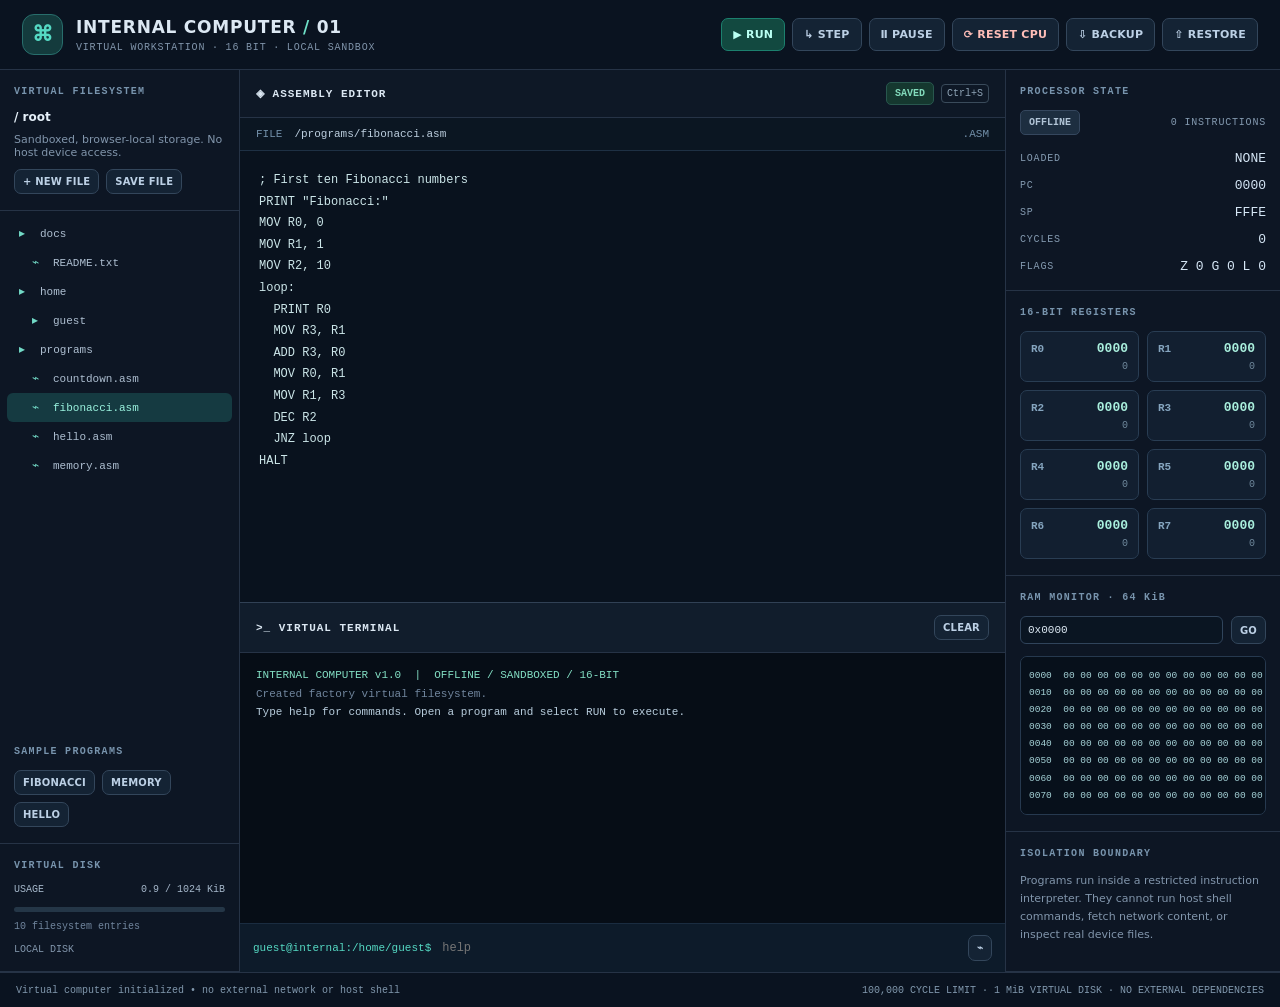
<file: core/index.html>
<!doctype html>
<html lang="en">
<head>
<meta charset="utf-8">
<meta name="viewport" content="width=device-width, initial-scale=1">
<meta http-equiv="Content-Security-Policy" content="default-src 'none'; script-src 'self' 'unsafe-inline'; style-src 'self' 'unsafe-inline'; img-src 'self' data:; connect-src 'none'; object-src 'none'; base-uri 'none'; form-action 'none'">
<meta name="theme-color" content="#0a1320">
<title>Internal Computer • Virtual 16-bit Workstation</title>
<link rel="stylesheet" href="style.css">
</head>
<body>
<div class="app">
  <header class="topbar">
    <div class="brand"><div class="mark" aria-hidden="true">⌘</div><div><h1>INTERNAL COMPUTER <span style="color:#6ee0c7">/</span> 01</h1><p>VIRTUAL WORKSTATION · 16 BIT · LOCAL SANDBOX</p></div></div>
    <div class="topactions" role="toolbar" aria-label="Virtual computer controls">
      <button class="btn primary" id="btn-run">▶ RUN</button>
      <button class="btn" id="btn-step">↳ STEP</button>
      <button class="btn" id="btn-pause">Ⅱ PAUSE</button>
      <button class="btn warn" id="btn-reset">⟳ RESET CPU</button>
      <button class="btn" id="btn-export">⇩ BACKUP</button>
      <button class="btn" id="btn-import">⇧ RESTORE</button>
    </div>
  </header>
  <div class="workspace">
    <aside class="left" aria-label="Virtual file explorer">
      <section class="left-section">
        <p class="section-label">VIRTUAL FILESYSTEM</p>
        <div class="nav-title">/ root</div>
        <p class="muted" style="font-size:11px;margin:9px 0 0">Sandboxed, browser-local storage. No host device access.</p>
        <div class="file-actions"><button id="btn-new" class="btn small">+ NEW FILE</button><button id="btn-save" class="btn small">SAVE FILE</button></div>
      </section>
      <div class="file-scroller" id="file-list" aria-label="Files and directories"></div>
      <section class="left-section">
        <p class="section-label">SAMPLE PROGRAMS</p>
        <div class="file-actions"><button class="btn small" id="btn-open-fib">FIBONACCI</button><button class="btn small" id="btn-open-mem">MEMORY</button><button class="btn small" id="btn-open-hello">HELLO</button></div>
      </section>
      <section class="left-section"><p class="section-label">VIRTUAL DISK</p><div class="disknumbers"><span>USAGE</span><span id="disk-used">0 / 1024 KiB</span></div><div class="diskbar"><div class="diskfill" id="disk-bar"></div></div><div id="disk-count">0 entries</div><div id="save-state" class="muted" style="font:10px var(--font);margin-top:12px">LOCAL DISK</div></section>
    </aside>
    <main class="center">
      <section class="editor-panel" aria-label="Assembly source editor">
        <div class="panelhead"><strong>◈ ASSEMBLY EDITOR</strong><div class="panel-actions"><span class="smalltag" id="editor-indicator">SAVED</span><span class="kbd">Ctrl+S</span></div></div>
        <div class="pathbar"><span>FILE</span><input id="editor-path" type="text" spellcheck="false" aria-label="Current virtual file path" value="/programs/fibonacci.asm"><span>.ASM</span></div>
        <textarea id="editor" spellcheck="false" autocomplete="off" autocorrect="off" autocapitalize="off" aria-label="Assembly source code"></textarea>
      </section>
      <section class="terminal-panel" aria-label="Virtual terminal">
        <div class="panelhead terminal-head"><strong>&gt;_ VIRTUAL TERMINAL</strong><button id="btn-terminal-clear" class="btn small">CLEAR</button></div>
        <div class="terminal" id="terminal-output" role="log" aria-live="polite" aria-relevant="additions text"></div>
        <div class="commandbar"><span id="prompt-prefix">guest@internal:~$</span><input type="text" id="terminal-input" autocomplete="off" autocapitalize="off" spellcheck="false" aria-label="Virtual shell command" placeholder="help" maxlength="1000"><button class="btn small" id="btn-focus-terminal">⌁</button></div>
      </section>
    </main>
    <aside class="right" aria-label="CPU and memory inspector">
      <section class="inspector-section"><p class="section-label">PROCESSOR STATE</p><div class="stats-row"><span class="state" id="run-state">OFFLINE</span><span class="inspector-label" id="machine-instructions">0 INSTRUCTIONS</span></div><div class="kv"><span class="inspector-label">LOADED</span><span class="inspector-value" id="loaded-label">NONE</span></div><div class="kv"><span class="inspector-label">PC</span><span class="inspector-value" id="pc">0000</span></div><div class="kv"><span class="inspector-label">SP</span><span class="inspector-value" id="sp">FFFE</span></div><div class="kv"><span class="inspector-label">CYCLES</span><span class="inspector-value" id="cycles">0</span></div><div class="kv"><span class="inspector-label">FLAGS</span><span class="inspector-value" id="flags">Z 0 G 0 L 0</span></div></section>
      <section class="inspector-section"><p class="section-label">16-BIT REGISTERS</p><div class="register-grid">
        <div class="reg"><div class="regtop"><b>R0</b><code id="r0">0000</code></div><span id="rv0">0</span></div>
        <div class="reg"><div class="regtop"><b>R1</b><code id="r1">0000</code></div><span id="rv1">0</span></div>
        <div class="reg"><div class="regtop"><b>R2</b><code id="r2">0000</code></div><span id="rv2">0</span></div>
        <div class="reg"><div class="regtop"><b>R3</b><code id="r3">0000</code></div><span id="rv3">0</span></div>
        <div class="reg"><div class="regtop"><b>R4</b><code id="r4">0000</code></div><span id="rv4">0</span></div>
        <div class="reg"><div class="regtop"><b>R5</b><code id="r5">0000</code></div><span id="rv5">0</span></div>
        <div class="reg"><div class="regtop"><b>R6</b><code id="r6">0000</code></div><span id="rv6">0</span></div>
        <div class="reg"><div class="regtop"><b>R7</b><code id="r7">0000</code></div><span id="rv7">0</span></div>
      </div></section>
      <section class="inspector-section"><p class="section-label">RAM MONITOR · 64 KiB</p><div class="memory-controls"><input type="text" id="memory-offset" value="0x0000" aria-label="RAM offset"><button class="btn small" id="btn-memory">GO</button></div><pre id="memory-view">0000</pre></section>
      <section class="inspector-section"><p class="section-label">ISOLATION BOUNDARY</p><p class="muted" style="font-size:11px;line-height:1.65">Programs run inside a restricted instruction interpreter. They cannot run host shell commands, fetch network content, or inspect real device files.</p></section>
    </aside>
  </div>
  <footer class="bottom"><span id="status-note"><span class="dot"></span> Initializing virtual computer</span><span>100,000 CYCLE LIMIT · 1 MiB VIRTUAL DISK · NO EXTERNAL DEPENDENCIES</span></footer>
</div>
<input id="import-file" type="file" accept=".json,application/json" hidden>
<script src="core.js"></script><script src="app.js"></script>
</body>
</html>
</file>
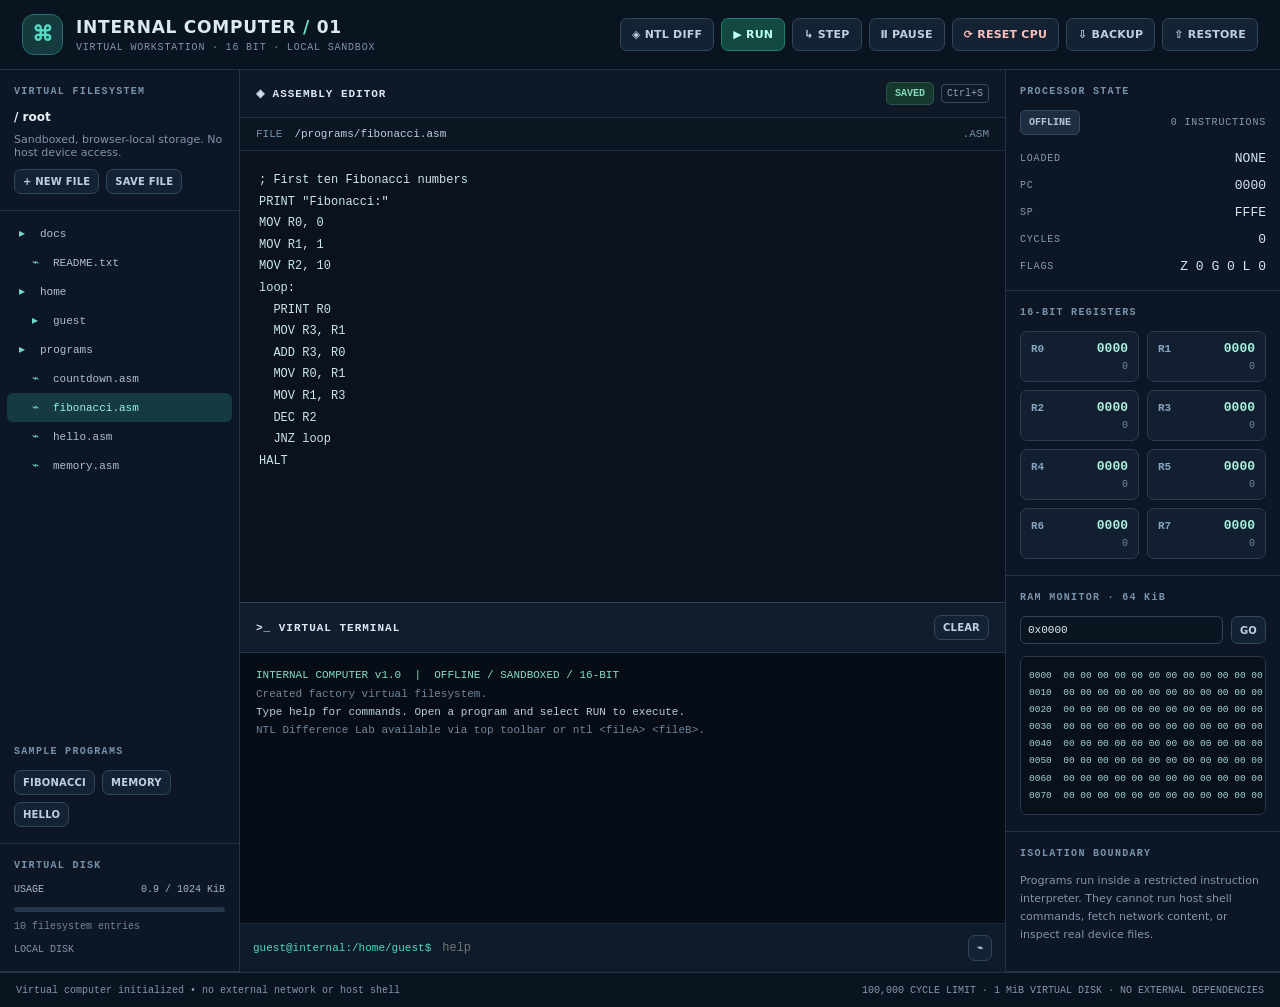
<file: extensions/ntl/index.html>
<!doctype html>
<html lang="en">
<head>
<meta charset="utf-8">
<meta name="viewport" content="width=device-width, initial-scale=1">
<meta http-equiv="Content-Security-Policy" content="default-src 'none'; script-src 'self' 'unsafe-inline'; style-src 'self' 'unsafe-inline'; img-src 'self' data:; connect-src 'none'; object-src 'none'; base-uri 'none'; form-action 'none'">
<meta name="theme-color" content="#0a1320">
<title>Internal Computer + NTL • Offline Difference Lab</title>
<link rel="stylesheet" href="style.css">
</head>
<body>
<div class="app">
  <header class="topbar">
    <div class="brand"><div class="mark" aria-hidden="true">⌘</div><div><h1>INTERNAL COMPUTER <span style="color:#6ee0c7">/</span> 01</h1><p>VIRTUAL WORKSTATION · 16 BIT · LOCAL SANDBOX</p></div></div>
    <div class="topactions" role="toolbar" aria-label="Virtual computer controls">
      <button class="btn" id="btn-ntl-mode" aria-controls="ntl-panel" aria-pressed="false">◈ NTL DIFF</button>
      <button class="btn primary" id="btn-run">▶ RUN</button>
      <button class="btn" id="btn-step">↳ STEP</button>
      <button class="btn" id="btn-pause">Ⅱ PAUSE</button>
      <button class="btn warn" id="btn-reset">⟳ RESET CPU</button>
      <button class="btn" id="btn-export">⇩ BACKUP</button>
      <button class="btn" id="btn-import">⇧ RESTORE</button>
    </div>
  </header>
  <div class="workspace">
    <aside class="left" aria-label="Virtual file explorer">
      <section class="left-section">
        <p class="section-label">VIRTUAL FILESYSTEM</p>
        <div class="nav-title">/ root</div>
        <p class="muted" style="font-size:11px;margin:9px 0 0">Sandboxed, browser-local storage. No host device access.</p>
        <div class="file-actions"><button id="btn-new" class="btn small">+ NEW FILE</button><button id="btn-save" class="btn small">SAVE FILE</button></div>
      </section>
      <div class="file-scroller" id="file-list" aria-label="Files and directories"></div>
      <section class="left-section">
        <p class="section-label">SAMPLE PROGRAMS</p>
        <div class="file-actions"><button class="btn small" id="btn-open-fib">FIBONACCI</button><button class="btn small" id="btn-open-mem">MEMORY</button><button class="btn small" id="btn-open-hello">HELLO</button></div>
      </section>
      <section class="left-section"><p class="section-label">VIRTUAL DISK</p><div class="disknumbers"><span>USAGE</span><span id="disk-used">0 / 1024 KiB</span></div><div class="diskbar"><div class="diskfill" id="disk-bar"></div></div><div id="disk-count">0 entries</div><div id="save-state" class="muted" style="font:10px var(--font);margin-top:12px">LOCAL DISK</div></section>
    </aside>
    <main class="center" id="center-main">
      <section class="editor-panel" id="vm-editor" aria-label="Assembly source editor">
        <div class="panelhead"><strong>◈ ASSEMBLY EDITOR</strong><div class="panel-actions"><span class="smalltag" id="editor-indicator">SAVED</span><span class="kbd">Ctrl+S</span></div></div>
        <div class="pathbar"><span>FILE</span><input id="editor-path" type="text" spellcheck="false" aria-label="Current virtual file path" value="/programs/fibonacci.asm"><span>.ASM</span></div>
        <textarea id="editor" spellcheck="false" autocomplete="off" autocorrect="off" autocapitalize="off" aria-label="Assembly source code"></textarea>
      </section>
      <section class="terminal-panel" id="vm-terminal" aria-label="Virtual terminal">
        <div class="panelhead terminal-head"><strong>&gt;_ VIRTUAL TERMINAL</strong><button id="btn-terminal-clear" class="btn small">CLEAR</button></div>
        <div class="terminal" id="terminal-output" role="log" aria-live="polite" aria-relevant="additions text"></div>
        <div class="commandbar"><span id="prompt-prefix">guest@internal:~$</span><input type="text" id="terminal-input" autocomplete="off" autocapitalize="off" spellcheck="false" aria-label="Virtual shell command" placeholder="help" maxlength="1000"><button class="btn small" id="btn-focus-terminal">⌁</button></div>
      </section>
      <section class="ntl-panel" id="ntl-panel" aria-label="Name That LLM Difference Lab" hidden>
        <div class="panelhead"><strong>◈ NAME THAT LLM · DIFFERENCE LAB</strong><span class="smalltag">OFFLINE · NO ATTRIBUTION CLAIM</span></div>
        <div class="ntl-body">
          <p class="ntl-explain">Compare outputs from the <strong>same prompt</strong>. The analysis measures measurable text, structure, and lexical differences; it cannot prove which model produced them. The supplied text stays on this device.</p>
          <label class="ntl-label" for="ntl-prompt">MATCHED TEST PROMPT</label>
          <textarea id="ntl-prompt" class="ntl-textarea ntl-prompt" maxlength="8192" placeholder="Paste the exact prompt used for both models"></textarea>
          <div class="ntl-columns">
            <div class="ntl-response"><label class="ntl-label" for="ntl-a-name">RESPONSE A LABEL</label><input id="ntl-a-name" class="ntl-input" maxlength="100" value="Candidate A"><textarea id="ntl-a" class="ntl-textarea ntl-input-response" maxlength="32768" placeholder="Paste the first model's response"></textarea></div>
            <div class="ntl-response"><label class="ntl-label" for="ntl-b-name">RESPONSE B LABEL</label><input id="ntl-b-name" class="ntl-input" maxlength="100" value="Candidate B"><textarea id="ntl-b" class="ntl-textarea ntl-input-response" maxlength="32768" placeholder="Paste the second model's response"></textarea></div>
          </div>
          <div class="ntl-actions"><button id="btn-ntl-compare" class="btn primary">COMPARE RESPONSES</button><button id="btn-ntl-demo" class="btn">LOAD EXAMPLE</button><button id="btn-ntl-save" class="btn">SAVE TO VIRTUAL DISK</button><button id="btn-ntl-export" class="btn">EXPORT REPORT JSON</button></div>
          <p id="ntl-status" class="ntl-status" role="status">No comparison run.</p>
          <pre id="ntl-result" class="ntl-report" aria-label="Difference analysis result">Run a comparison to see metrics and exact line differences.</pre>
          <details class="ntl-batch"><summary>BATCH EXPERIMENTS · Up to 32 matched prompts</summary>
            <p class="ntl-explain">Paste a JSON object with <code>format: "NTL_DIFF_BATCH"</code>, <code>version: 1</code>, and a <code>cases</code> array. Each case accepts <code>prompt</code>, <code>labelA</code>, <code>labelB</code>, <code>responseA</code>, and <code>responseB</code>.</p>
            <textarea id="ntl-batch-json" class="ntl-textarea ntl-json" aria-label="Batch comparison JSON" placeholder="Paste NTL_DIFF_BATCH JSON here"></textarea>
            <div class="ntl-actions"><button id="btn-ntl-batch" class="btn primary">ANALYZE BATCH</button><button id="btn-ntl-import" class="btn">IMPORT LOCAL JSON</button><button id="btn-ntl-demo-batch" class="btn">EXAMPLE BATCH</button></div>
          </details>
        </div>
      </section>
    </main>
    <aside class="right" aria-label="CPU and memory inspector">
      <section class="inspector-section"><p class="section-label">PROCESSOR STATE</p><div class="stats-row"><span class="state" id="run-state">OFFLINE</span><span class="inspector-label" id="machine-instructions">0 INSTRUCTIONS</span></div><div class="kv"><span class="inspector-label">LOADED</span><span class="inspector-value" id="loaded-label">NONE</span></div><div class="kv"><span class="inspector-label">PC</span><span class="inspector-value" id="pc">0000</span></div><div class="kv"><span class="inspector-label">SP</span><span class="inspector-value" id="sp">FFFE</span></div><div class="kv"><span class="inspector-label">CYCLES</span><span class="inspector-value" id="cycles">0</span></div><div class="kv"><span class="inspector-label">FLAGS</span><span class="inspector-value" id="flags">Z 0 G 0 L 0</span></div></section>
      <section class="inspector-section"><p class="section-label">16-BIT REGISTERS</p><div class="register-grid">
        <div class="reg"><div class="regtop"><b>R0</b><code id="r0">0000</code></div><span id="rv0">0</span></div>
        <div class="reg"><div class="regtop"><b>R1</b><code id="r1">0000</code></div><span id="rv1">0</span></div>
        <div class="reg"><div class="regtop"><b>R2</b><code id="r2">0000</code></div><span id="rv2">0</span></div>
        <div class="reg"><div class="regtop"><b>R3</b><code id="r3">0000</code></div><span id="rv3">0</span></div>
        <div class="reg"><div class="regtop"><b>R4</b><code id="r4">0000</code></div><span id="rv4">0</span></div>
        <div class="reg"><div class="regtop"><b>R5</b><code id="r5">0000</code></div><span id="rv5">0</span></div>
        <div class="reg"><div class="regtop"><b>R6</b><code id="r6">0000</code></div><span id="rv6">0</span></div>
        <div class="reg"><div class="regtop"><b>R7</b><code id="r7">0000</code></div><span id="rv7">0</span></div>
      </div></section>
      <section class="inspector-section"><p class="section-label">RAM MONITOR · 64 KiB</p><div class="memory-controls"><input type="text" id="memory-offset" value="0x0000" aria-label="RAM offset"><button class="btn small" id="btn-memory">GO</button></div><pre id="memory-view">0000</pre></section>
      <section class="inspector-section"><p class="section-label">ISOLATION BOUNDARY</p><p class="muted" style="font-size:11px;line-height:1.65">Programs run inside a restricted instruction interpreter. They cannot run host shell commands, fetch network content, or inspect real device files.</p></section>
    </aside>
  </div>
  <footer class="bottom"><span id="status-note"><span class="dot"></span> Initializing virtual computer</span><span>100,000 CYCLE LIMIT · 1 MiB VIRTUAL DISK · NO EXTERNAL DEPENDENCIES</span></footer>
</div>
<input id="import-file" type="file" accept=".json,application/json" hidden>
<input id="ntl-import-file" type="file" accept=".json,application/json" hidden>
<script src="core.js"></script><script src="ntl_diff.js"></script><script src="app.js"></script>
</body>
</html>
</file>
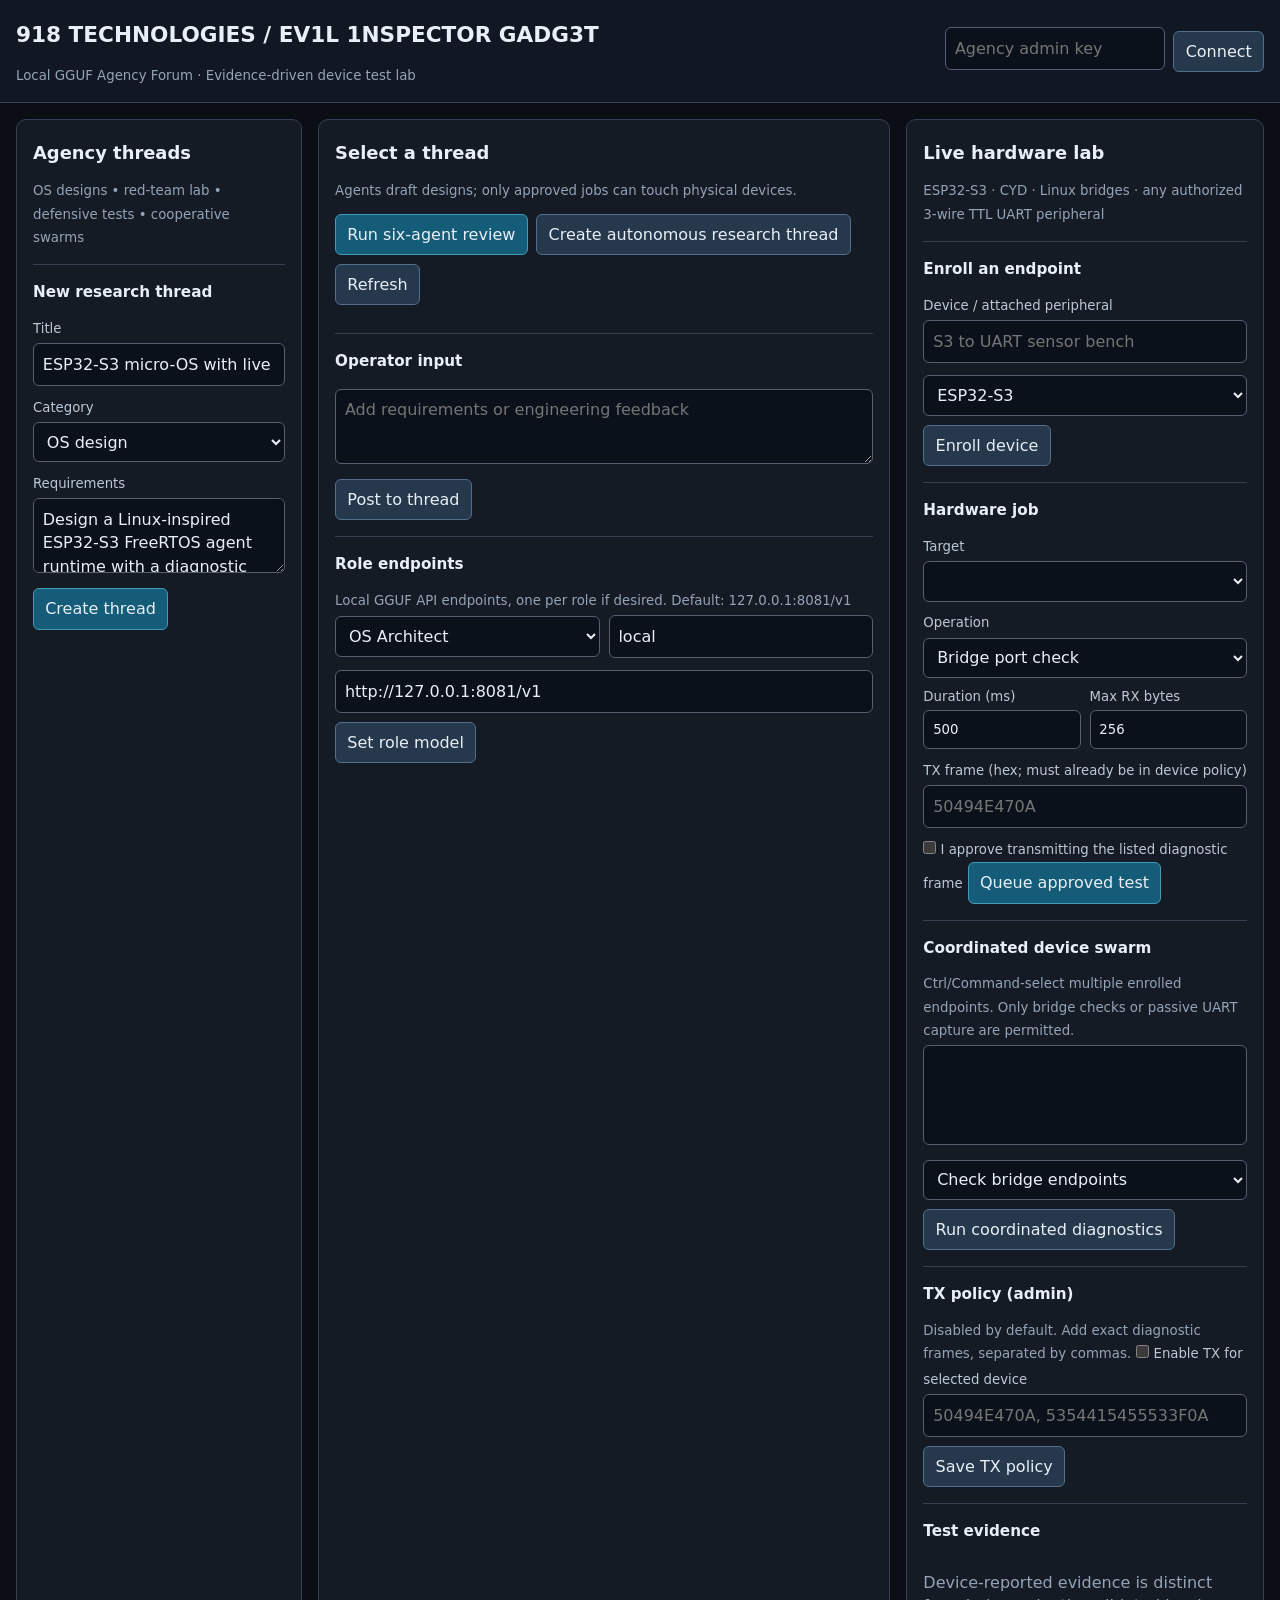
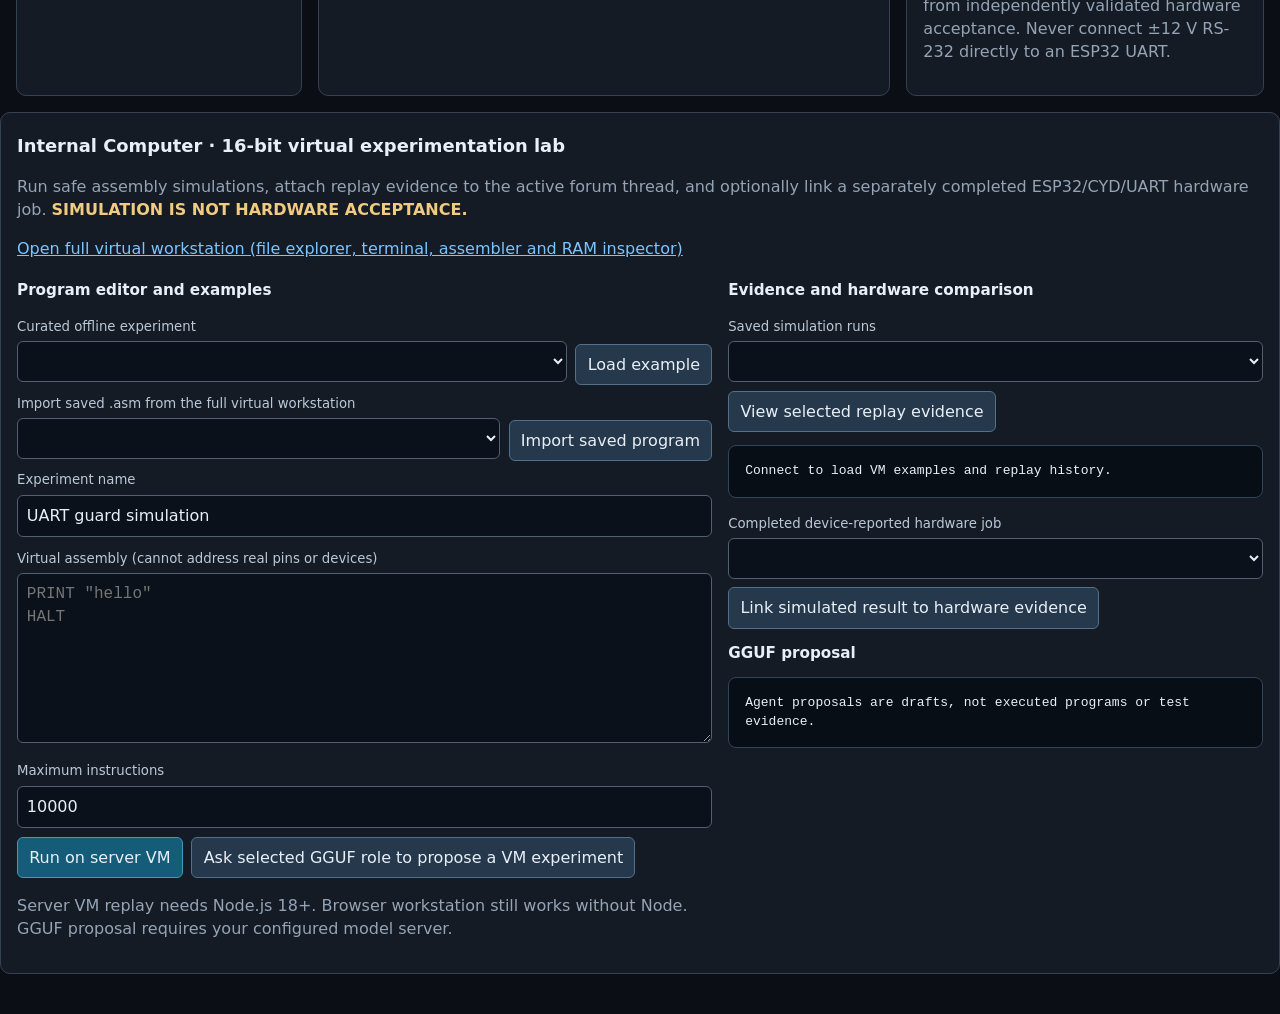
<file: integrations/agency-lab/web/index.html>
<!DOCTYPE html>
<html lang="en"><head><meta charset="utf-8"><meta name="viewport" content="width=device-width,initial-scale=1">
<title>918 Technologies · Evil Agency Lab</title>
<style>
:root{color-scheme:dark;--bg:#0b0e14;--panel:#151b25;--panel2:#1b2330;--line:#354153;--text:#e9eff6;--muted:#94a4b5;--blue:#7bc5ff;--green:#9eeac2;--warn:#f0cb80}
*{box-sizing:border-box} body{margin:0;background:var(--bg);color:var(--text);font-family:system-ui,Arial,sans-serif;line-height:1.45}
header{padding:1rem max(1rem,calc((100vw - 1300px)/2));background:#111824;border-bottom:1px solid var(--line);display:flex;gap:1rem;justify-content:space-between;flex-wrap:wrap}
h1,h2,h3{margin:.2rem 0 .8rem} h1{font-size:1.35rem} h2{font-size:1.12rem} h3{font-size:.95rem}
small,.muted{color:var(--muted)}main{max-width:1300px;margin:auto;padding:1rem;display:grid;grid-template-columns:minmax(245px,1fr) minmax(360px,2fr) minmax(260px,1.25fr);gap:1rem}
section,.panel{border:1px solid var(--line);border-radius:10px;background:var(--panel);padding:1rem;min-width:0}
input,textarea,select,button{font:inherit;border-radius:6px}input,textarea,select{background:#0b111a;color:var(--text);border:1px solid #526072;padding:.55rem;width:100%;margin:.25rem 0 .55rem}textarea{min-height:75px;resize:vertical}
button{border:1px solid #53708a;color:var(--text);background:#25384c;padding:.5rem .7rem;cursor:pointer}button:hover{background:#35506d}button.primary{background:#155c78;border-color:#419bb9}
.line{border-top:1px solid var(--line);margin:1rem 0}.row{display:flex;gap:.55rem;align-items:center;flex-wrap:wrap}.row>*{flex:1}.row>button{flex:0 0 auto}
.item{padding:.7rem;border:1px solid #334052;background:#101823;border-radius:7px;margin:.45rem 0;overflow-wrap:anywhere;cursor:pointer}
.item.active{border-color:var(--blue)}.tag{border:1px solid #45556a;padding:.1rem .35rem;border-radius:4px;font-size:.74rem;color:var(--muted)}
.post{background:#101823;border:1px solid #344154;padding:.8rem;border-radius:8px;margin-bottom:.7rem;overflow-wrap:anywhere}
.post .body{white-space:pre-wrap;font-size:.88rem}.post .meta{color:var(--blue);font-size:.82rem;margin-bottom:.4rem}
.flag{color:var(--warn)}.ok{color:var(--green)}.scroll{max-height:64vh;overflow-y:auto}.status{font-size:.82rem;margin-top:.5rem;color:var(--warn);white-space:pre-wrap}
code{font-size:.85rem;color:#9de9ce}label{font-size:.83rem;color:#bbc9d7} .space{margin-top:.75rem} .switch{width:auto}
#vmLab{max-width:1300px;margin:0 auto 1.5rem;padding:1rem}
#vmLab .vmcolumns{display:grid;grid-template-columns:minmax(320px,1.3fr) minmax(280px,1fr);gap:1rem}
#vmLab textarea{min-height:170px;font-family:ui-monospace,monospace}
#vmLab pre{background:#080e15;border:1px solid #30445a;border-radius:8px;padding:1rem;white-space:pre-wrap;word-break:break-word;max-height:350px;overflow-y:auto}
#vmLab a{color:var(--blue)}
#vmLab .vmmark{color:var(--warn);font-weight:600}
@media(max-width:750px){#vmLab .vmcolumns{grid-template-columns:1fr}}
@media(max-width:1100px){main{grid-template-columns:1fr 1fr}main section:nth-child(2){grid-column:2}}@media(max-width:700px){main{display:flex;flex-direction:column}}
</style></head><body>
<header><div><h1>918 TECHNOLOGIES / EV1L 1NSPECTOR GADG3T</h1><small>Local GGUF Agency Forum · Evidence-driven device test lab</small></div>
<div class="row"><input id="key" type="password" autocomplete="off" placeholder="Agency admin key" aria-label="Agency admin key"><button id="connect">Connect</button></div></header>
<main>
<section><h2>Agency threads</h2><small>OS designs • red-team lab • defensive tests • cooperative swarms</small>
<div id="threadList" class="scroll"></div><div class="line"></div>
<h3>New research thread</h3><label for="title">Title</label><input id="title" maxlength="120" value="ESP32-S3 micro-OS with live UART test modules">
<label for="category">Category</label><select id="category"><option value="os-design">OS design</option><option value="red-team-lab">Authorized red-team lab</option><option value="defense">Defense</option><option value="swarm">Cooperative swarm</option><option value="hardware-test">Hardware test</option></select>
<label for="question">Requirements</label><textarea id="question">Design a Linux-inspired ESP32-S3 FreeRTOS agent runtime with a diagnostic UART plug-in, authenticated lab gateway, resource budget, and repeatable acceptance tests. Separate simulated from device-reported observations.</textarea><button class="primary" id="newThread">Create thread</button>
</section>
<section><h2 id="threadTitle">Select a thread</h2><small id="threadMeta">Agents draft designs; only approved jobs can touch physical devices.</small>
<div class="row space"><button class="primary" id="debate">Run six-agent review</button><button id="nextResearch">Create autonomous research thread</button><button id="refresh">Refresh</button></div>
<div id="postList" class="space scroll"></div><div class="line"></div><h3>Operator input</h3><textarea id="message" placeholder="Add requirements or engineering feedback"></textarea><button id="post">Post to thread</button>
<div class="line"></div><h3>Role endpoints</h3><small>Local GGUF API endpoints, one per role if desired. Default: 127.0.0.1:8081/v1</small>
<div class="row"><select id="role"><option>OS Architect</option><option>Red Team</option><option>Blue Team</option><option>Firmware Engineer</option><option>Swarm Coordinator</option><option>Evidence Judge</option></select><input id="model" value="local" aria-label="Model identifier"></div>
<input id="endpoint" value="http://127.0.0.1:8081/v1" aria-label="LLM endpoint"><button id="setModel">Set role model</button>
</section>
<section><h2>Live hardware lab</h2><small>ESP32-S3 · CYD · Linux bridges · any authorized 3-wire TTL UART peripheral</small>
<div id="deviceList" class="scroll"></div><div class="line"></div><h3>Enroll an endpoint</h3>
<label for="deviceName">Device / attached peripheral</label><input id="deviceName" placeholder="S3 to UART sensor bench">
<select id="deviceKind"><option value="esp32-s3">ESP32-S3</option><option value="cyd">CYD</option><option value="uart-peripheral">Generic UART device</option><option value="linux-host">Linux USB-to-TTL bridge</option><option value="other">Other UART gateway</option></select>
<button id="enroll">Enroll device</button><div id="enrollSecret" class="status"></div>
<div class="line"></div><h3>Hardware job</h3>
<label for="deviceTarget">Target</label><select id="deviceTarget"></select>
<label for="testOp">Operation</label><select id="testOp"><option value="ping">Bridge port check</option><option value="uart_capture">UART capture (RX only)</option><option value="uart_tx">Allowlisted TX diagnostic</option></select>
<div class="row"><label>Duration (ms)<input id="duration" type="number" value="500" min="100" max="2500"></label><label>Max RX bytes<input id="maxBytes" type="number" value="256" min="1" max="1024"></label></div>
<label for="hex">TX frame (hex; must already be in device policy)</label><input id="hex" placeholder="50494E470A"><label><input class="switch" id="confirmTx" type="checkbox"> I approve transmitting the listed diagnostic frame</label>
<button id="submitTest" class="primary">Queue approved test</button>
<div class="line"></div><h3>Coordinated device swarm</h3><small>Ctrl/Command-select multiple enrolled endpoints. Only bridge checks or passive UART capture are permitted.</small>
<select id="swarmDevices" multiple size="4" aria-label="Swarm device selection"></select>
<select id="swarmOp"><option value="ping">Check bridge endpoints</option><option value="uart_capture">Capture UART on all selected endpoints</option></select>
<button id="swarmTest">Run coordinated diagnostics</button><div class="line"></div><h3>TX policy (admin)</h3><small>Disabled by default. Add exact diagnostic frames, separated by commas.</small>
<label><input class="switch" id="txEnabled" type="checkbox"> Enable TX for selected device</label><input id="txAllowlist" placeholder="50494E470A, 5354415455533F0A"><button id="savePolicy">Save TX policy</button>
<div class="line"></div><h3>Test evidence</h3><div id="jobs" class="scroll"></div><p class="muted">Device-reported evidence is distinct from independently validated hardware acceptance. Never connect ±12 V RS-232 directly to an ESP32 UART.</p>
</section></main>
<section id="vmLab" aria-label="Internal Computer research laboratory">
  <h2>Internal Computer · 16-bit virtual experimentation lab</h2>
  <p class="muted">Run safe assembly simulations, attach replay evidence to the active forum thread, and optionally link a separately completed ESP32/CYD/UART hardware job. <span class="vmmark">SIMULATION IS NOT HARDWARE ACCEPTANCE.</span></p>
  <p><a href="/vm/" target="_blank" rel="noopener noreferrer">Open full virtual workstation (file explorer, terminal, assembler and RAM inspector)</a></p>
  <div class="vmcolumns">
    <div><h3>Program editor and examples</h3>
      <label for="vmExample">Curated offline experiment</label>
      <div class="row"><select id="vmExample" aria-label="Virtual experiment example"></select><button id="vmLoad">Load example</button></div>
      <label for="vmSavedPrograms">Import saved .asm from the full virtual workstation</label>
      <div class="row"><select id="vmSavedPrograms" aria-label="Saved program from browser virtual disk"></select><button id="vmImport">Import saved program</button></div>
      <label for="vmName">Experiment name</label><input id="vmName" maxlength="100" value="UART guard simulation">
      <label for="vmSource">Virtual assembly (cannot address real pins or devices)</label><textarea id="vmSource" spellcheck="false" maxlength="16384" placeholder="PRINT &quot;hello&quot;&#10;HALT"></textarea>
      <label for="vmSteps">Maximum instructions</label><input id="vmSteps" type="number" value="10000" min="1" max="100000">
      <div class="row"><button class="primary" id="vmRun">Run on server VM</button><button id="vmPropose">Ask selected GGUF role to propose a VM experiment</button></div>
      <p class="muted">Server VM replay needs Node.js 18+. Browser workstation still works without Node. GGUF proposal requires your configured model server.</p>
    </div>
    <div><h3>Evidence and hardware comparison</h3>
      <label for="vmRunList">Saved simulation runs</label><select id="vmRunList"></select>
      <button id="vmView">View selected replay evidence</button>
      <pre id="vmResult" role="status">Connect to load VM examples and replay history.</pre>
      <label for="vmHardwareJob">Completed device-reported hardware job</label><select id="vmHardwareJob"></select>
      <button id="vmLink">Link simulated result to hardware evidence</button>
      <p id="vmStatus" class="status" role="status"></p>
      <h3>GGUF proposal</h3><pre id="vmProposal">Agent proposals are drafts, not executed programs or test evidence.</pre>
    </div>
  </div>
</section><div id="status" role="status" class="status" style="padding:0 1rem 1rem"></div>
<script>
const el=id=>document.getElementById(id);let selected=null,overview=null,lastKey='';
function value(id){return el(id).value.trim()}function line(tag,txt,cls){const e=document.createElement(tag);e.textContent=String(txt);if(cls)e.className=cls;return e}
function err(msg){el('status').textContent=msg}
async function api(path,method='GET',body){const key=value('key');if(!key)throw Error('Enter the admin key');const r=await fetch(path,{method,headers:{'x-agency-key':key,'content-type':'application/json'},body:body===undefined?undefined:JSON.stringify(body)});if(!r.ok){let s=await r.text();throw Error(r.status+' '+s.slice(0,350))}return r.json()}
async function safe(fn){try{await fn();err('')}catch(e){err(e.message)}}
function cell(title,sub,onclick){const div=line('div','', 'item');div.append(line('strong',title));div.append(line('div',sub,'muted'));if(onclick)div.addEventListener('click',onclick);return div}
async function refresh(){overview=await api('/api/overview');const threads=el('threadList');threads.replaceChildren();for(const t of overview.threads){const c=cell(t.title,'#'+t.id+' · '+t.category,()=>safe(()=>loadThread(t.id)));if(t.id===selected)c.classList.add('active');threads.append(c)}
const dl=el('deviceList');dl.replaceChildren();const sel=el('deviceTarget'),old=sel.value;sel.replaceChildren();for(const d of overview.devices){const online=d.online?'ONLINE':'OFFLINE';dl.append(cell(d.name,`${d.id} · ${d.kind} · ${online} · TX ${d.tx_enabled?'ENABLED':'disabled'}`));const opt=document.createElement('option');opt.value=d.id;opt.textContent=d.name+' ('+online+')';sel.append(opt)}if(overview.devices.some(d=>d.id===old))sel.value=old;
const swarmSelect=el('swarmDevices'),swarmChosen=new Set(Array.from(swarmSelect.selectedOptions).map(o=>o.value));swarmSelect.replaceChildren();for(const d of overview.devices){const opt=document.createElement('option');opt.value=d.id;opt.textContent=d.name+' ('+(d.online?'online':'offline')+')';opt.selected=swarmChosen.has(d.id);swarmSelect.append(opt)}
const jobs=el('jobs');jobs.replaceChildren();for(const j of overview.jobs.slice(0,25)){const txt=`${j.id} · ${j.operation} · ${j.status}${j.evidence_sha256?' · sha256 '+j.evidence_sha256.slice(0,12):''}`;const c=cell(txt,j.device_id+' · '+(j.result||'Pending').slice(0,250));jobs.append(c)}
if(selected)await loadThread(selected,false);
updateVMLists();
}
async function loadThread(id,reset=true){const t=await api('/api/threads/'+id);selected=id;el('threadTitle').textContent=t.title;el('threadMeta').textContent=t.category+' · '+t.question;const list=el('postList');list.replaceChildren();for(const p of t.posts){const c=document.createElement('div');c.className='post';c.append(line('div',p.author+' · '+p.provenance,'meta'));c.append(line('div',p.body,'body'));list.append(c)}if(reset)await refresh()}
let vmExamples=[], vmRuns=[], vmActive=null;
function updateVMLists(){
  if(!overview)return;
  vmRuns=overview.vm_runs || [];
  const runs=el('vmRunList'), prev=runs.value;
  runs.replaceChildren();
  for(const r of vmRuns){const opt=document.createElement('option');opt.value=r.id;opt.textContent=r.name+' ['+r.result.outcome+']';runs.append(opt)}
  if(vmRuns.some(r=>r.id===prev))runs.value=prev;
  else if(vmActive && vmRuns.some(r=>r.id===vmActive))runs.value=vmActive;
  const jobs=el('vmHardwareJob'), old=jobs.value;
  jobs.replaceChildren();
  for(const j of overview.jobs){
    if(!['passed','failed'].includes(j.status)||!j.evidence_sha256)continue;
    if((j.thread_id ?? null)!==(selected ?? null))continue;
    const opt=document.createElement('option');opt.value=j.id;opt.textContent=j.device_id+' / '+j.operation+' / '+j.status;jobs.append(opt);
  }
  if(Array.from(jobs.options).some(o=>o.value===old))jobs.value=old;
}
async function loadVMExamples(){
  const payload=await api('/api/vm/examples');
  vmExamples=payload.examples;
  const list=el('vmExample');list.replaceChildren();
  for(const e of vmExamples){const opt=document.createElement('option');opt.value=e.id;opt.textContent=e.name;list.append(opt)}
  if(vmExamples.length){el('vmExample').value=vmExamples[0].id;setExample()}
  el('vmStatus').textContent=payload.server_replay_available?'Node.js server replay available':'Node.js server replay unavailable; full browser VM still available';
}
function listSavedPrograms(){
  const list=el('vmSavedPrograms');list.replaceChildren();
  let saved=null;
  try{saved=JSON.parse(localStorage.getItem('internal-computer-v1-filesystem')||'null')}catch(e){el('vmStatus').textContent='Could not read local virtual disk: '+e.message;return}
  const entries=saved?.entries || {};
  const paths=Object.keys(entries).filter(p=>p.endsWith('.asm')&&entries[p]?.type==='file').sort();
  for(const p of paths){const opt=document.createElement('option');opt.value=p;opt.textContent=p;list.append(opt)}
  if(!paths.length){const opt=document.createElement('option');opt.value='';opt.textContent='No saved .asm files yet';list.append(opt)}
}
function importSavedProgram(){
  const p=value('vmSavedPrograms');if(!p)throw Error('Save an .asm program in the workstation first');
  const snapshot=JSON.parse(localStorage.getItem('internal-computer-v1-filesystem')||'null');
  const entry=snapshot?.entries?.[p];if(!entry||entry.type!=='file'||typeof entry.content!=='string')throw Error('Program no longer exists on disk');
  if(new TextEncoder().encode(entry.content).length>16384)throw Error('Program exceeds server replay limit of 16 KiB');
  el('vmName').value=p.split('/').pop();el('vmSource').value=entry.content;
  el('vmStatus').textContent='Imported browser-local source '+p+'. Run will create simulated evidence only.';
}
function setExample(){const chosen=vmExamples.find(x=>x.id===value('vmExample'));if(!chosen)return;el('vmName').value=chosen.name;el('vmSource').value=chosen.source;el('vmStatus').textContent=chosen.description}
function showVM(r){vmActive=r.id;el('vmResult').textContent=JSON.stringify({id:r.id,name:r.name,provenance:r.provenance,source_sha256:r.source_sha256,evidence_sha256:r.result_sha256,result:r.result},null,2);el('vmStatus').textContent='VM run '+r.id+' is a simulation only. Real hardware was not touched.';}
el('vmLoad').onclick=setExample;
el('vmSavedPrograms').addEventListener('focus',listSavedPrograms);
el('vmImport').onclick=()=>safe(async()=>{importSavedProgram()});
el('vmRun').onclick=()=>safe(async()=>{
  const r=await api('/api/vm/runs','POST',{name:value('vmName'),source:el('vmSource').value,max_steps:Number(value('vmSteps')),thread_id:selected});
  showVM(r);await refresh();
});
el('vmView').onclick=()=>safe(async()=>{const id=value('vmRunList');if(!id)throw Error('No saved VM runs');showVM(await api('/api/vm/runs/'+encodeURIComponent(id)))});
el('vmPropose').onclick=()=>safe(async()=>{
  if(!selected)throw Error('Select a forum thread before requesting a GGUF VM proposal');
  el('vmProposal').textContent='Requesting a human-reviewable VM experiment from the configured model…';
  const r=await api('/api/vm/proposals','POST',{thread_id:selected,role:value('role')});
  el('vmProposal').textContent=r.proposal;await refresh();
});
el('vmLink').onclick=()=>safe(async()=>{
  const runId=vmActive || value('vmRunList'), jobId=value('vmHardwareJob');
  if(!runId||!jobId)throw Error('Select a VM replay and a completed hardware job in the same forum thread');
  const r=await api('/api/vm/runs/'+encodeURIComponent(runId)+'/link-hardware','POST',{job_id:jobId});
  el('vmStatus').textContent='Evidence linked: '+r.vm_run_id+' ⇔ '+r.job_id+'; comparison only, physical_validation=false';await refresh();
});
el('connect').onclick=()=>safe(async()=>{await refresh();await loadVMExamples();listSavedPrograms()});el('refresh').onclick=()=>safe(refresh);
el('newThread').onclick=()=>safe(async()=>{const r=await api('/api/threads','POST',{title:value('title'),category:value('category'),question:value('question')});selected=r.id;await refresh()});
el('nextResearch').onclick=()=>safe(async()=>{const r=await api('/api/research/next','POST');selected=r.thread_id;await refresh()});
el('debate').onclick=()=>safe(async()=>{if(!selected)throw Error('Select a thread');const r=await api('/api/threads/'+selected+'/debate','POST');err('Started '+r.debate_id)});
el('post').onclick=()=>safe(async()=>{if(!selected)throw Error('Select a thread');await api('/api/threads/'+selected+'/posts','POST',{author:'Operator',body:value('message')});el('message').value='';await refresh()});
el('setModel').onclick=()=>safe(async()=>{await api('/api/models/'+encodeURIComponent(value('role')),'PUT',{url:value('endpoint'),model:value('model')})});
el('enroll').onclick=()=>safe(async()=>{const r=await api('/api/devices/enroll','POST',{name:value('deviceName'),kind:value('deviceKind'),capabilities:{protocol:'uart-ttl',electrical_levels:'requires_operator_verification'}});el('enrollSecret').textContent='Save securely now; device token shown once. ID: '+r.device_id+' / TOKEN: '+r.device_token;await refresh()});
el('swarmTest').onclick=()=>safe(async()=>{const ids=Array.from(el('swarmDevices').selectedOptions).map(o=>o.value);if(!ids.length)throw Error('Select at least one device');const r=await api('/api/swarms/diagnostics','POST',{device_ids:ids,thread_id:selected,operation:value('swarmOp'),duration_ms:Number(value('duration')),max_bytes:Number(value('maxBytes'))});err('Queued '+r.batch_id+' / '+r.job_ids.length+' devices');await refresh()});
el('savePolicy').onclick=()=>safe(async()=>{const id=value('deviceTarget');if(!id)throw Error('Enroll/select a device');const approved=value('txAllowlist').split(',').map(v=>v.trim()).filter(Boolean);await api('/api/devices/'+encodeURIComponent(id)+'/policy','PUT',{tx_enabled:el('txEnabled').checked,allowlist_hex:approved});await refresh()});
el('submitTest').onclick=()=>safe(async()=>{const op=value('testOp');const body={device_id:value('deviceTarget'),thread_id:selected,operation:op,duration_ms:Number(value('duration')),max_bytes:Number(value('maxBytes'))};if(op==='uart_tx'){body.tx_hex=value('hex');body.confirm_write=el('confirmTx').checked}const r=await api('/api/tests','POST',body);err('Queued '+r.job_id);await refresh()});
setInterval(()=>{if(value('key'))refresh().catch(e=>err(e.message))},4000);
</script></body></html>
</file>
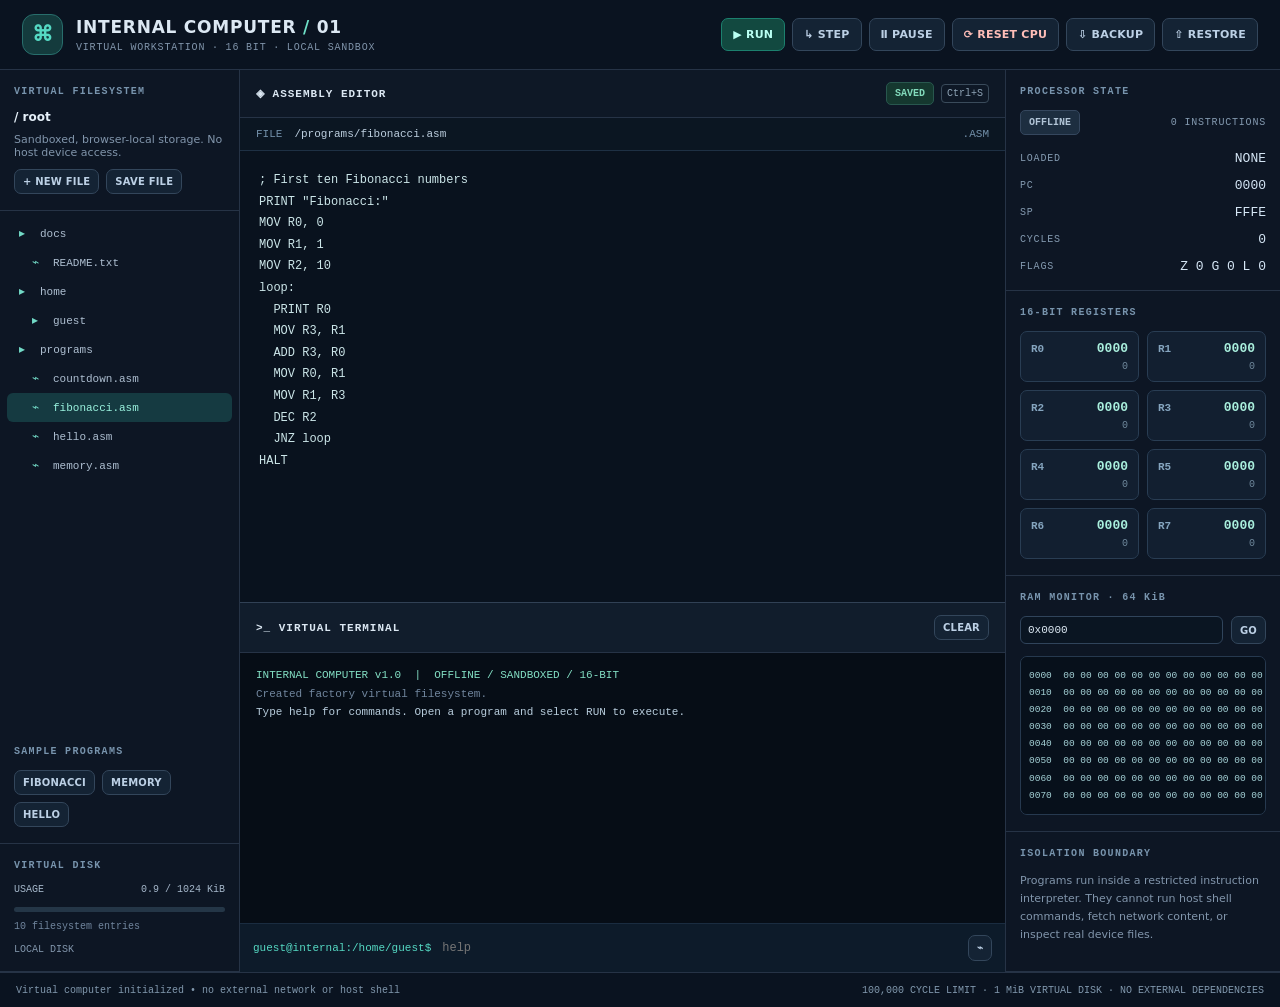
<file: core/internal_computer.html>
<!doctype html>
<html lang="en">
<head>
<meta charset="utf-8">
<meta name="viewport" content="width=device-width, initial-scale=1">
<meta http-equiv="Content-Security-Policy" content="default-src 'none'; script-src 'self' 'unsafe-inline'; style-src 'self' 'unsafe-inline'; img-src 'self' data:; connect-src 'none'; object-src 'none'; base-uri 'none'; form-action 'none'">
<meta name="theme-color" content="#0a1320">
<title>Internal Computer • Virtual 16-bit Workstation</title>
<style>
:root{color-scheme:dark;--base:#070d16;--panel:#0d1624;--panel2:#111e2e;--panel3:#142236;--line:#263346;--text:#dce8f3;--muted:#8195ab;--accent:#55d9c3;--blue:#78a9ff;--gold:#ffc879;--red:#fa817f;--font:ui-monospace,SFMono-Regular,Consolas,"Liberation Mono",monospace}
*{box-sizing:border-box}
html,body{height:100%;margin:0}
body{font-family:system-ui,-apple-system,Segoe UI,Roboto,sans-serif;background:var(--base);color:var(--text);font-size:13px}
button,input,textarea{font:inherit;color:inherit}
button{cursor:pointer}
button:focus-visible,input:focus-visible,textarea:focus-visible{outline:2px solid var(--accent);outline-offset:2px}
.app{min-height:100vh;display:flex;flex-direction:column}
.topbar{height:70px;display:flex;align-items:center;justify-content:space-between;gap:12px;padding:10px 22px;border-bottom:1px solid var(--line);background:#0a1320;flex:none}
.brand{display:flex;align-items:center;gap:13px;min-width:0}
.mark{width:41px;height:41px;display:grid;place-items:center;border:1px solid #286e6c;background:#143b3d;border-radius:12px;font:700 21px var(--font);color:var(--accent)}
.brand h1{font-size:17px;letter-spacing:.045em;margin:0;font-weight:750}
.brand p{font:10px var(--font);color:var(--muted);letter-spacing:.08em;margin:5px 0 0}
.topactions,.controls,.file-actions,.panel-actions{display:flex;gap:7px;align-items:center;flex-wrap:wrap}
.btn{border:1px solid #33465b;background:#142334;border-radius:7px;padding:9px 11px;color:#bcd0e5;letter-spacing:.02em;font-weight:650;font-size:11px;transition:background .1s ease}
.btn:hover{background:#1e3349}
.btn.primary{background:#124940;border-color:#1c806e;color:#b9fff2}
.btn.primary:hover{background:#166656}
.btn.warn{color:#ffbeb8}
.btn.small{padding:6px 8px;font-size:10px}
.workspace{display:grid;grid-template-columns:240px minmax(0,1fr) 275px;min-height:0;flex:1;height:calc(100vh - 105px)}
.left,.right{background:var(--panel);min-height:0;overflow-y:auto}
.left{border-right:1px solid var(--line);display:flex;flex-direction:column}
.right{border-left:1px solid var(--line)}
.left-section,.inspector-section{padding:16px 14px;border-bottom:1px solid var(--line)}
.section-label{font:700 10px var(--font);letter-spacing:.13em;color:#7894ad;margin:0 0 13px}
.muted{color:var(--muted)}
.nav-title{font-weight:700;color:#e6f1fa;font-size:12px}
.file-actions{margin-top:10px}
.file-scroller{padding:8px 7px 10px;overflow-y:auto;flex:1}
.file-entry{display:flex;gap:9px;align-items:center;width:100%;border:0;border-radius:6px;text-align:left;padding:7px 8px;background:transparent;color:#aebfd1;font:11px var(--font)}
.file-entry:hover{background:#18283a}
.file-entry.active{background:#153a41;color:#9af3df}
.file-icon{min-width:12px;color:#72d9c6;font-size:12px}
.file-name{overflow:hidden;text-overflow:ellipsis;white-space:nowrap}
.diskbar{height:5px;border-radius:8px;background:#243647;overflow:hidden;margin:12px 0 8px}
.diskfill{height:100%;background:linear-gradient(90deg,#3cccb4,#9ee4ad);width:0;transition:width .2s}
.disknumbers{font:10px var(--font);color:#a5b7ca;display:flex;justify-content:space-between;gap:8px}
#disk-count{font:10px var(--font);color:#71869e;margin-top:9px}
.center{min-height:0;min-width:0;display:flex;flex-direction:column;background:#080f19}
.panelhead{display:flex;align-items:center;justify-content:space-between;gap:8px;padding:12px 16px;border-bottom:1px solid var(--line);background:#0e1826}
.panelhead strong{font:700 11px var(--font);letter-spacing:.09em}
.smalltag{font:700 10px var(--font);border:1px solid #28574e;background:#15382f;color:#83dbbc;padding:5px 8px;border-radius:5px}
.editor-panel{min-height:175px;display:flex;flex-direction:column;flex:1 1 54%}
.pathbar{display:flex;align-items:center;gap:10px;padding:9px 16px;background:#0b1622;border-bottom:1px solid #1e3044;font:11px var(--font);color:#7390aa}
.pathbar input{min-width:0;flex:1;border:none;background:transparent;color:#bdcfdf;font:11px var(--font);outline:none}
#editor{flex:1;resize:none;background:#09121e;border:0;padding:19px 19px;outline:none;font:12px/1.8 var(--font);color:#cce6e9;white-space:pre;overflow:auto;tab-size:2}
#editor:focus{outline:none}
.terminal-panel{height:41%;min-height:240px;display:flex;flex-direction:column;border-top:1px solid #314155}
.terminal-head{background:#111d2c}
.terminal{flex:1;min-height:0;overflow:auto;padding:13px 16px;background:#060d16;font:11px/1.65 var(--font);color:#b8cddd;overflow-wrap:anywhere}
.term-line{white-space:pre-wrap;min-height:1.6em}
.term-line.command{color:#9cb8e9;margin-top:4px}
.term-line.program{color:#e9ddbb}
.term-line.success{color:#83dfc4}
.term-line.error{color:#ff9696}
.term-line.muted{color:#71869e}
.commandbar{padding:11px 13px;display:flex;gap:9px;align-items:center;border-top:1px solid #1a2c40;background:#0d1b2a;font:11px var(--font);white-space:nowrap}
#prompt-prefix{color:var(--accent)}
#terminal-input{background:transparent;border:0;min-width:30px;flex:1;outline:none;font:12px var(--font);color:white}
.stats-row{display:flex;align-items:center;justify-content:space-between;gap:8px;margin-bottom:16px}
.state{display:inline-block;padding:6px 8px;border:1px solid #35475e;color:#b2c5d7;background:#1d2e40;font:700 10px var(--font);border-radius:5px}
.state[data-state=running]{color:#9ff5d7;background:#1b5043;border-color:#318d6f}
.state[data-state=fault]{color:#ffbab7;background:#5b292c;border-color:#af5156}
.state[data-state=ready]{color:#b9d3ff;background:#203b61;border-color:#436aa0}
.inspector-label{color:#849ab0;font:10px var(--font);letter-spacing:.08em}
.inspector-value{font:13px var(--font);color:#d6e7f6}
.kv{display:flex;justify-content:space-between;align-items:center;gap:10px;margin-top:12px}
.register-grid{display:grid;grid-template-columns:1fr 1fr;gap:8px}
.reg{border:1px solid #293d53;border-radius:7px;background:#121f30;padding:9px 10px}
.regtop{display:flex;justify-content:space-between;align-items:center;gap:6px}
.reg b{font:700 11px var(--font);color:#85a5bf}
.reg code{font:700 13px var(--font);color:#a9efdd}
.reg span{display:block;margin-top:5px;color:#6e879b;font:10px var(--font);text-align:right}
.memory-controls{display:flex;gap:8px;margin:8px 0 12px}
.memory-controls input{min-width:0;width:100%;border:1px solid #30445b;border-radius:6px;padding:7px;background:#0a1522;font:11px var(--font)}
#memory-view{margin:0;padding:10px 8px;background:#07101b;border:1px solid #26394f;border-radius:7px;overflow-x:auto;color:#a6d3d8;line-height:1.75;font:9.5px/1.8 var(--font)}
.bottom{display:flex;justify-content:space-between;align-items:center;gap:8px;padding:8px 16px;background:#0a1320;border-top:1px solid var(--line);min-height:35px;color:#8198ad;font:10px var(--font)}
.bottom .warning{color:var(--red)}
.dot{display:inline-block;background:#47d5af;width:6px;height:6px;border-radius:100%;margin-right:5px}
.kbd{font:10px var(--font);border:1px solid #3a4b5b;padding:3px 5px;border-radius:4px;color:#8fa4b6}
@media(max-width:1120px){.workspace{grid-template-columns:185px minmax(0,1fr) 240px}.left-section,.inspector-section{padding:13px 10px}.topbar{padding:10px 12px}.btn{padding:8px 9px}}
@media(max-width:810px){.workspace{display:flex;flex-direction:column;height:auto}.left{order:2;overflow:visible;border-top:1px solid var(--line);border-right:0;max-height:270px}.left .file-scroller{max-height:160px}.center{order:1;min-height:700px}.right{order:3;display:grid;grid-template-columns:1fr 1fr;border-left:0;border-top:1px solid var(--line);overflow:visible}.right .inspector-section{border-right:1px solid var(--line)}.topbar{height:auto;min-height:70px;flex-wrap:wrap}.topactions{justify-content:flex-start}.editor-panel{min-height:385px}.terminal-panel{min-height:300px}.bottom{flex-wrap:wrap}}
@media(max-width:520px){.right{grid-template-columns:1fr}.topbar{align-items:flex-start}.brand h1{font-size:15px}.brand p{font-size:9px}.topactions .btn{padding:8px 9px}.panelhead{padding:10px}.pathbar{padding:9px 11px}.commandbar{flex-wrap:wrap}#prompt-prefix{font-size:10px}#editor{font-size:11px;padding:13px}.terminal{padding:11px}}

</style>
</head>
<body>
<div class="app">
  <header class="topbar">
    <div class="brand"><div class="mark" aria-hidden="true">⌘</div><div><h1>INTERNAL COMPUTER <span style="color:#6ee0c7">/</span> 01</h1><p>VIRTUAL WORKSTATION · 16 BIT · LOCAL SANDBOX</p></div></div>
    <div class="topactions" role="toolbar" aria-label="Virtual computer controls">
      <button class="btn primary" id="btn-run">▶ RUN</button>
      <button class="btn" id="btn-step">↳ STEP</button>
      <button class="btn" id="btn-pause">Ⅱ PAUSE</button>
      <button class="btn warn" id="btn-reset">⟳ RESET CPU</button>
      <button class="btn" id="btn-export">⇩ BACKUP</button>
      <button class="btn" id="btn-import">⇧ RESTORE</button>
    </div>
  </header>
  <div class="workspace">
    <aside class="left" aria-label="Virtual file explorer">
      <section class="left-section">
        <p class="section-label">VIRTUAL FILESYSTEM</p>
        <div class="nav-title">/ root</div>
        <p class="muted" style="font-size:11px;margin:9px 0 0">Sandboxed, browser-local storage. No host device access.</p>
        <div class="file-actions"><button id="btn-new" class="btn small">+ NEW FILE</button><button id="btn-save" class="btn small">SAVE FILE</button></div>
      </section>
      <div class="file-scroller" id="file-list" aria-label="Files and directories"></div>
      <section class="left-section">
        <p class="section-label">SAMPLE PROGRAMS</p>
        <div class="file-actions"><button class="btn small" id="btn-open-fib">FIBONACCI</button><button class="btn small" id="btn-open-mem">MEMORY</button><button class="btn small" id="btn-open-hello">HELLO</button></div>
      </section>
      <section class="left-section"><p class="section-label">VIRTUAL DISK</p><div class="disknumbers"><span>USAGE</span><span id="disk-used">0 / 1024 KiB</span></div><div class="diskbar"><div class="diskfill" id="disk-bar"></div></div><div id="disk-count">0 entries</div><div id="save-state" class="muted" style="font:10px var(--font);margin-top:12px">LOCAL DISK</div></section>
    </aside>
    <main class="center">
      <section class="editor-panel" aria-label="Assembly source editor">
        <div class="panelhead"><strong>◈ ASSEMBLY EDITOR</strong><div class="panel-actions"><span class="smalltag" id="editor-indicator">SAVED</span><span class="kbd">Ctrl+S</span></div></div>
        <div class="pathbar"><span>FILE</span><input id="editor-path" type="text" spellcheck="false" aria-label="Current virtual file path" value="/programs/fibonacci.asm"><span>.ASM</span></div>
        <textarea id="editor" spellcheck="false" autocomplete="off" autocorrect="off" autocapitalize="off" aria-label="Assembly source code"></textarea>
      </section>
      <section class="terminal-panel" aria-label="Virtual terminal">
        <div class="panelhead terminal-head"><strong>&gt;_ VIRTUAL TERMINAL</strong><button id="btn-terminal-clear" class="btn small">CLEAR</button></div>
        <div class="terminal" id="terminal-output" role="log" aria-live="polite" aria-relevant="additions text"></div>
        <div class="commandbar"><span id="prompt-prefix">guest@internal:~$</span><input type="text" id="terminal-input" autocomplete="off" autocapitalize="off" spellcheck="false" aria-label="Virtual shell command" placeholder="help" maxlength="1000"><button class="btn small" id="btn-focus-terminal">⌁</button></div>
      </section>
    </main>
    <aside class="right" aria-label="CPU and memory inspector">
      <section class="inspector-section"><p class="section-label">PROCESSOR STATE</p><div class="stats-row"><span class="state" id="run-state">OFFLINE</span><span class="inspector-label" id="machine-instructions">0 INSTRUCTIONS</span></div><div class="kv"><span class="inspector-label">LOADED</span><span class="inspector-value" id="loaded-label">NONE</span></div><div class="kv"><span class="inspector-label">PC</span><span class="inspector-value" id="pc">0000</span></div><div class="kv"><span class="inspector-label">SP</span><span class="inspector-value" id="sp">FFFE</span></div><div class="kv"><span class="inspector-label">CYCLES</span><span class="inspector-value" id="cycles">0</span></div><div class="kv"><span class="inspector-label">FLAGS</span><span class="inspector-value" id="flags">Z 0 G 0 L 0</span></div></section>
      <section class="inspector-section"><p class="section-label">16-BIT REGISTERS</p><div class="register-grid">
        <div class="reg"><div class="regtop"><b>R0</b><code id="r0">0000</code></div><span id="rv0">0</span></div>
        <div class="reg"><div class="regtop"><b>R1</b><code id="r1">0000</code></div><span id="rv1">0</span></div>
        <div class="reg"><div class="regtop"><b>R2</b><code id="r2">0000</code></div><span id="rv2">0</span></div>
        <div class="reg"><div class="regtop"><b>R3</b><code id="r3">0000</code></div><span id="rv3">0</span></div>
        <div class="reg"><div class="regtop"><b>R4</b><code id="r4">0000</code></div><span id="rv4">0</span></div>
        <div class="reg"><div class="regtop"><b>R5</b><code id="r5">0000</code></div><span id="rv5">0</span></div>
        <div class="reg"><div class="regtop"><b>R6</b><code id="r6">0000</code></div><span id="rv6">0</span></div>
        <div class="reg"><div class="regtop"><b>R7</b><code id="r7">0000</code></div><span id="rv7">0</span></div>
      </div></section>
      <section class="inspector-section"><p class="section-label">RAM MONITOR · 64 KiB</p><div class="memory-controls"><input type="text" id="memory-offset" value="0x0000" aria-label="RAM offset"><button class="btn small" id="btn-memory">GO</button></div><pre id="memory-view">0000</pre></section>
      <section class="inspector-section"><p class="section-label">ISOLATION BOUNDARY</p><p class="muted" style="font-size:11px;line-height:1.65">Programs run inside a restricted instruction interpreter. They cannot run host shell commands, fetch network content, or inspect real device files.</p></section>
    </aside>
  </div>
  <footer class="bottom"><span id="status-note"><span class="dot"></span> Initializing virtual computer</span><span>100,000 CYCLE LIMIT · 1 MiB VIRTUAL DISK · NO EXTERNAL DEPENDENCIES</span></footer>
</div>
<input id="import-file" type="file" accept=".json,application/json" hidden>
<script>
/* Internal Computer: deterministic, offline, 16-bit virtual machine.
 * No eval(), Function(), remote requests, or access to host files/processes.
 */
(function (root, factory) {
  const api = factory();
  if (typeof module !== 'undefined' && module.exports) module.exports = api;
  root.VComputerCore = api;
})(typeof globalThis !== 'undefined' ? globalThis : this, function () {
  'use strict';
  const FS_LIMIT = 1024 * 1024;
  const FILE_LIMIT = 128 * 1024;
  const ENTRY_LIMIT = 500;
  const MAX_PATH = 256;
  const MAX_SOURCE_LINES = 5000;
  const MAX_INSTRUCTIONS = 3000;
  const RAM_SIZE = 65536;
  const CYCLE_LIMIT = 100000;
  const utf8Size = s => new TextEncoder().encode(s).length;
  const assert = (ok, message) => { if (!ok) throw new Error(message); };
  const clone = obj => JSON.parse(JSON.stringify(obj));
  const normal = (path, cwd = '/home/guest') => {
    assert(typeof path === 'string' && path.length > 0 && !path.includes('\0'), 'Invalid path');
    let p = path === '~' ? '/home/guest' : path.startsWith('~/') ? '/home/guest/' + path.slice(2) : path;
    if (!p.startsWith('/')) p = cwd + '/' + p;
    const parts = [];
    for (const bit of p.split('/')) {
      if (bit === '' || bit === '.') continue;
      if (bit === '..') { parts.pop(); continue; }
      assert(bit.length <= 100 && !/[\x00-\x1f]/.test(bit), 'Invalid path segment');
      parts.push(bit);
    }
    const result = '/' + parts.join('/');
    assert(result.length <= MAX_PATH, 'Path too long');
    return result;
  };
  const parentOf = path => path === '/' ? null : (path.slice(0, path.lastIndexOf('/')) || '/');
  class VirtualFS {
    constructor(seed = true) {
      this.entries = { '/': { type: 'dir' } };
      if (seed) this.seed();
    }
    seed() {
      for (const dir of ['/home', '/home/guest', '/programs', '/docs']) this.mkdir(dir);
      this.write('/programs/hello.asm', '; 16-bit VM: Hello World\nPRINT "Hello from the internal computer."\nPRINT "The CPU is virtual. Your files stay in this browser."\nHALT\n');
      this.write('/programs/fibonacci.asm', '; First ten Fibonacci numbers\nPRINT "Fibonacci:"\nMOV R0, 0\nMOV R1, 1\nMOV R2, 10\nloop:\n  PRINT R0\n  MOV R3, R1\n  ADD R3, R0\n  MOV R0, R1\n  MOV R1, R3\n  DEC R2\n  JNZ loop\nHALT\n');
      this.write('/programs/memory.asm', '; Store/load a 16-bit number in virtual RAM\nMOV R0, 918\nSTORE [0x0100], R0\nLOAD R1, [0x0100]\nPRINT "Value loaded from RAM:"\nPRINT R1\nHALT\n');
      this.write('/programs/countdown.asm', '; Countdown using a conditional jump\nMOV R0, 5\nagain:\n  PRINT R0\n  DEC R0\n  JNZ again\nPRINT "Liftoff"\nHALT\n');
      this.write('/docs/README.txt', 'INTERNAL COMPUTER v1\n\nOpen .asm programs from /programs.\nUse Run to execute or Step to inspect individual instructions.\nCPU: 8 x 16-bit registers, 64 KiB RAM, labels and instructions.\nVirtual filesystem persists in local browser storage.\nNo host shell, network, device, or external AI access.\nType help in the terminal for commands.\n');
    }
    path(path, cwd) { return normal(path, cwd); }
    get(path, cwd) { const p = normal(path, cwd); return this.entries[p] || null; }
    mustGet(path, cwd) { const p = normal(path, cwd); assert(this.entries[p], 'Not found: ' + p); return this.entries[p]; }
    mustParent(p) { const parent = parentOf(p); assert(parent !== null && this.entries[parent]?.type === 'dir', 'Parent directory missing: ' + parent); }
    mkdir(path, cwd) {
      const p = normal(path, cwd);
      assert(p !== '/' && !this.entries[p], 'Already exists: ' + p);
      this.mustParent(p);
      assert(Object.keys(this.entries).length < ENTRY_LIMIT, 'Filesystem entry limit reached');
      this.entries[p] = { type: 'dir' };
      return p;
    }
    write(path, content, cwd) {
      const p = normal(path, cwd);
      assert(typeof content === 'string', 'File content must be text');
      assert(utf8Size(content) <= FILE_LIMIT, 'File exceeds 128 KiB limit');
      this.mustParent(p);
      assert(!this.entries[p] || this.entries[p].type === 'file', 'Cannot overwrite directory');
      const old = this.entries[p]?.type === 'file' ? utf8Size(this.entries[p].content) : 0;
      const used = this.usage() - old + utf8Size(content);
      assert(used <= FS_LIMIT, 'Virtual disk full (1 MiB limit)');
      assert(this.entries[p] || Object.keys(this.entries).length < ENTRY_LIMIT, 'Filesystem entry limit reached');
      this.entries[p] = { type: 'file', content };
      return p;
    }
    read(path, cwd) { const p = normal(path, cwd); const e = this.mustGet(p); assert(e.type === 'file', 'Not a file: ' + p); return e.content; }
    list(path = '.', cwd = '/home/guest') {
      const p = normal(path, cwd), item = this.mustGet(p);
      if (item.type === 'file') return [{ path: p, name: p.split('/').pop(), type: 'file' }];
      const prefix = p === '/' ? '/' : p + '/';
      return Object.entries(this.entries).filter(([q]) => q !== p && q.startsWith(prefix) && !q.slice(prefix.length).includes('/'))
        .map(([q, e]) => ({ path: q, name: q.slice(prefix.length), type: e.type }))
        .sort((a, b) => (a.type === b.type ? a.name.localeCompare(b.name) : a.type === 'dir' ? -1 : 1));
    }
    tree(path = '/', cwd = '/home/guest') {
      const p = normal(path, cwd); this.mustGet(p);
      return Object.keys(this.entries).filter(q => q === p || q.startsWith(p === '/' ? '/' : p + '/')).sort();
    }
    remove(path, cwd) {
      const p = normal(path, cwd); assert(p !== '/', 'Cannot remove filesystem root');
      this.mustGet(p);
      const targets = Object.keys(this.entries).filter(q => q === p || q.startsWith(p + '/'));
      assert(targets.length === 1, 'Directory is not empty: ' + p);
      delete this.entries[p];
    }
    move(src, dst, cwd, keep = false) {
      const a = normal(src, cwd), b = normal(dst, cwd);
      assert(a !== '/' && b !== '/' && a !== b, 'Invalid move/copy target');
      const entry = this.mustGet(a);
      assert(!this.entries[b], 'Destination exists: ' + b);
      this.mustParent(b);
      assert(!(b + '/').startsWith(a + '/'), 'Cannot move directory into itself');
      const descendants = this.tree(a);
      assert(Object.keys(this.entries).length + (keep ? descendants.length : 0) <= ENTRY_LIMIT, 'Filesystem entry limit reached');
      for (const p of descendants) {
        const dest = b + p.slice(a.length);
        assert(!this.entries[dest], 'Destination conflict: ' + dest);
      }
      if (keep) {
        const extra = descendants.reduce((s, p) => s + (this.entries[p].type === 'file' ? utf8Size(this.entries[p].content) : 0), 0);
        assert(this.usage() + extra <= FS_LIMIT, 'Virtual disk full');
      }
      const items = descendants.map(p => [b + p.slice(a.length), clone(this.entries[p])]);
      if (!keep) for (const p of descendants) delete this.entries[p];
      for (const [p, e] of items) this.entries[p] = e;
      return { from: a, to: b, type: entry.type };
    }
    usage() { return Object.values(this.entries).reduce((s, e) => s + (e.type === 'file' ? utf8Size(e.content) : 0), 0); }
    snapshot() { return { version: 1, entries: clone(this.entries) }; }
    restore(payload) {
      assert(payload && payload.version === 1 && payload.entries && typeof payload.entries === 'object' && !Array.isArray(payload.entries), 'Invalid filesystem backup');
      const raw = payload.entries, keys = Object.keys(raw), clean = Object.create(null);
      assert(keys.length > 0 && keys.length <= ENTRY_LIMIT && raw['/']?.type === 'dir', 'Invalid filesystem entries');
      let total = 0;
      for (const p of keys) {
        assert(normal(p, '/') === p, 'Invalid canonical path: ' + p);
        const value = raw[p];
        assert(value && (value.type === 'dir' || value.type === 'file'), 'Invalid entry type');
        assert(value.type === 'dir' ? value.content === undefined : typeof value.content === 'string', 'Invalid entry content');
        if (value.type === 'file') { const size = utf8Size(value.content); assert(size <= FILE_LIMIT, 'File too large'); total += size; }
        clean[p] = value.type === 'dir' ? { type: 'dir' } : { type: 'file', content: value.content };
      }
      assert(total <= FS_LIMIT, 'Backup exceeds virtual disk capacity');
      for (const p of keys) if (p !== '/') assert(clean[parentOf(p)]?.type === 'dir', 'Missing parent directory: ' + p);
      this.entries = Object.assign({}, clean);
    }
  }
  function splitOperands(source) {
    const pieces = [];
    let part = '', quote = '', escaped = false, brackets = 0;
    for (const c of source) {
      if (quote) {
        part += c;
        if (escaped) escaped = false;
        else if (c === '\\') escaped = true;
        else if (c === quote) quote = '';
      } else if (c === '"' || c === "'") { quote = c; part += c; }
      else if (c === '[') { brackets++; part += c; }
      else if (c === ']') { brackets--; assert(brackets >= 0, 'Invalid memory operand'); part += c; }
      else if (c === ',' && brackets === 0) { pieces.push(part.trim()); part = ''; }
      else part += c;
    }
    assert(!quote && brackets === 0, 'Unclosed quote or memory operand');
    if (part.trim() || pieces.length) pieces.push(part.trim());
    return pieces;
  }
  function uncomment(line) {
    let quote = '', escaped = false;
    for (let i = 0; i < line.length; i++) {
      const c = line[i];
      if (quote) {
        if (escaped) escaped = false;
        else if (c === '\\') escaped = true;
        else if (c === quote) quote = '';
      } else if (c === '"' || c === "'") quote = c;
      else if (c === ';') return line.slice(0, i);
    }
    return line;
  }
  const INSTRUCTIONS = {
    NOP: 0, HALT: 0, MOV: 2, ADD: 2, SUB: 2, MUL: 2, DIV: 2, MOD: 2,
    AND: 2, OR: 2, XOR: 2, SHL: 2, SHR: 2, CMP: 2,
    INC: 1, DEC: 1, JMP: 1, JZ: 1, JNZ: 1, JG: 1, JL: 1,
    LOAD: 2, STORE: 2, PUSH: 1, POP: 1, PRINT: 1, PRINTC: 1
  };
  function parseText(t) {
    if (t.startsWith('"')) { assert(t.endsWith('"'), 'Unclosed string'); try { return JSON.parse(t); } catch { throw new Error('Invalid quoted string'); } }
    if (t.startsWith("'")) {
      assert(t.endsWith("'"), 'Unclosed string');
      return t.slice(1, -1).replace(/\\([\\'nrt])/g, (_, c) => ({ n: '\n', r: '\r', t: '\t', "'": "'", '\\': '\\' })[c]);
    }
    return null;
  }
  function compile(source) {
    assert(typeof source === 'string' && utf8Size(source) <= FILE_LIMIT, 'Program source exceeds limit');
    const lines = source.split(/\r?\n/);
    assert(lines.length <= MAX_SOURCE_LINES, 'Program has too many lines');
    const labels = Object.create(null), code = [];
    for (let i = 0; i < lines.length; i++) {
      let line = uncomment(lines[i]).trim();
      if (!line) continue;
      while (true) {
        const match = line.match(/^([A-Za-z_][\w]*):\s*/);
        if (!match) break;
        const label = match[1].toLowerCase();
        assert(labels[label] === undefined, 'Duplicate label ' + label + ' at line ' + (i + 1));
        labels[label] = code.length;
        line = line.slice(match[0].length).trim();
        if (!line) break;
      }
      if (!line) continue;
      const match = line.match(/^([A-Za-z]+)(?:\s+(.+))?$/);
      assert(match, 'Invalid instruction on line ' + (i + 1));
      const op = match[1].toUpperCase();
      assert(Object.prototype.hasOwnProperty.call(INSTRUCTIONS, op), 'Unknown opcode ' + op + ' on line ' + (i + 1));
      const args = match[2] ? splitOperands(match[2]) : [];
      assert(args.length === INSTRUCTIONS[op] && args.every(Boolean), 'Wrong operand count for ' + op + ' on line ' + (i + 1));
      code.push({ op, args, line: i + 1 });
      assert(code.length <= MAX_INSTRUCTIONS, 'Program exceeds instruction limit');
    }
    assert(code.length > 0, 'Program is empty');
    const jump = new Set(['JMP', 'JZ', 'JNZ', 'JG', 'JL']);
    const reg = /^R[0-7]$/i;
    const mem = /^\[(.+)\]$/;
    const validVal = x => reg.test(x) || /^-?(?:0x[0-9a-f]+|\d+)$/i.test(x);
    const requireValue = (x, line) => assert(validVal(x), 'Invalid numeric operand ' + x + ' at line ' + line);
    for (const ins of code) {
      const { op, args: a, line } = ins;
      if (jump.has(op)) {
        const target = a[0].toLowerCase();
        assert(labels[target] !== undefined || /^\d+$/.test(target), 'Unknown jump target ' + a[0] + ' at line ' + line);
        const dest = labels[target] !== undefined ? labels[target] : Number(target);
        assert(dest >= 0 && dest < code.length, 'Jump target outside program at line ' + line);
        ins.target = dest;
      } else if (op === 'PRINT' || op === 'PRINTC') {
        if (op === 'PRINT' && parseText(a[0]) !== null) ins.literal = parseText(a[0]);
        else requireValue(a[0], line);
      } else if (op === 'LOAD') {
        assert(reg.test(a[0]) && mem.test(a[1]), 'LOAD requires register, [address] at line ' + line);
        requireValue(a[1].match(mem)[1].trim(), line);
      } else if (op === 'STORE') {
        assert(mem.test(a[0]), 'STORE requires [address], value at line ' + line);
        requireValue(a[0].match(mem)[1].trim(), line); requireValue(a[1], line);
      } else if (['MOV','ADD','SUB','MUL','DIV','MOD','AND','OR','XOR','SHL','SHR'].includes(op)) {
        assert(reg.test(a[0]), op + ' destination must be R0-R7 at line ' + line); requireValue(a[1], line);
      } else if (op === 'CMP') { requireValue(a[0], line); requireValue(a[1], line); }
      else if (['INC','DEC','POP'].includes(op)) assert(reg.test(a[0]), op + ' needs R0-R7 at line ' + line);
      else if (op === 'PUSH') requireValue(a[0], line);
    }
    return { code, labels };
  }
  class VirtualCPU {
    constructor(onOutput) {
      this.onOutput = typeof onOutput === 'function' ? onOutput : () => {};
      this.reset();
    }
    reset() {
      this.ram = new Uint8Array(RAM_SIZE);
      this.regs = new Uint16Array(8);
      this.pc = 0; this.sp = 0xFFFE; this.z = false; this.g = false; this.l = false;
      this.halted = true; this.cycles = 0; this.program = null; this.fault = null;
    }
    load(source) {
      const assembled = compile(source);
      this.reset(); this.program = assembled; this.halted = false;
      return assembled.code.length;
    }
    value(x) {
      const text = x.trim();
      if (/^R[0-7]$/i.test(text)) return this.regs[Number(text[1])];
      const n = /^-?0x/i.test(text) ? Number.parseInt(text, 16) : Number(text);
      assert(Number.isInteger(n) && Number.isSafeInteger(n), 'Invalid numeric value: ' + text);
      return n;
    }
    address(x) {
      const m = x.trim().match(/^\[(.+)\]$/);
      assert(m, 'Expected [address]: ' + x);
      const at = this.value(m[1]);
      assert(at >= 0 && at < RAM_SIZE - 1, '16-bit RAM access out of range: ' + at);
      return at;
    }
    read16(at) { return this.ram[at] | (this.ram[at + 1] << 8); }
    write16(at, v) { this.ram[at] = v & 255; this.ram[at + 1] = (v >>> 8) & 255; }
    setReg(r, v) { const n = Number(r[1]); this.regs[n] = v & 0xffff; this.z = this.regs[n] === 0; }
    step() {
      if (!this.program) throw new Error('No program loaded');
      if (this.halted) return { state: 'halted', cycles: this.cycles };
      if (this.cycles >= CYCLE_LIMIT) {
        this.halted = true; this.fault = 'Cycle limit reached (' + CYCLE_LIMIT + ')'; throw new Error(this.fault);
      }
      if (this.pc >= this.program.code.length) { this.halted = true; return { state: 'halted', cycles: this.cycles }; }
      const ins = this.program.code[this.pc];
      const { op, args: a } = ins;
      this.pc++; this.cycles++;
      try {
        if (op === 'NOP') {}
        else if (op === 'HALT') this.halted = true;
        else if (op === 'MOV') this.setReg(a[0], this.value(a[1]));
        else if (['ADD','SUB','MUL','DIV','MOD','AND','OR','XOR','SHL','SHR'].includes(op)) {
          const x = this.value(a[0]), y = this.value(a[1]); let v;
          if (op === 'ADD') v = x + y;
          else if (op === 'SUB') v = x - y;
          else if (op === 'MUL') v = x * y;
          else if (op === 'DIV') { assert(y !== 0, 'Division by zero'); v = Math.trunc(x / y); }
          else if (op === 'MOD') { assert(y !== 0, 'Modulo by zero'); v = x % y; }
          else if (op === 'AND') v = x & y;
          else if (op === 'OR') v = x | y;
          else if (op === 'XOR') v = x ^ y;
          else if (op === 'SHL') v = x << (y & 15);
          else v = x >>> (y & 15);
          this.setReg(a[0], v);
        } else if (op === 'INC') this.setReg(a[0], this.value(a[0]) + 1);
        else if (op === 'DEC') this.setReg(a[0], this.value(a[0]) - 1);
        else if (op === 'CMP') {
          const x = this.value(a[0]) & 0xffff, y = this.value(a[1]) & 0xffff;
          this.z = x === y; this.g = x > y; this.l = x < y;
        } else if (op === 'JMP' || (op === 'JZ' && this.z) || (op === 'JNZ' && !this.z) || (op === 'JG' && this.g) || (op === 'JL' && this.l)) this.pc = ins.target;
        else if (op === 'LOAD') this.setReg(a[0], this.read16(this.address(a[1])));
        else if (op === 'STORE') this.write16(this.address(a[0]), this.value(a[1]));
        else if (op === 'PUSH') {
          assert(this.sp >= 0xC002, 'Stack overflow');
          this.sp -= 2; this.write16(this.sp, this.value(a[0]));
        } else if (op === 'POP') {
          assert(this.sp < 0xFFFE, 'Stack underflow');
          this.setReg(a[0], this.read16(this.sp)); this.sp += 2;
        } else if (op === 'PRINT') this.onOutput(ins.literal !== undefined ? ins.literal : String(this.value(a[0])));
        else if (op === 'PRINTC') this.onOutput(String.fromCharCode(this.value(a[0]) & 255));
      } catch (err) {
        this.halted = true; this.fault = 'Line ' + ins.line + ': ' + err.message;
        throw new Error(this.fault);
      }
      if (this.pc >= this.program.code.length) this.halted = true;
      return { state: this.halted ? 'halted' : 'ready', cycles: this.cycles, line: ins.line, pc: this.pc };
    }
    run(maxSteps = CYCLE_LIMIT) {
      assert(Number.isInteger(maxSteps) && maxSteps > 0, 'maxSteps must be positive integer');
      let count = 0;
      while (!this.halted && count < maxSteps) { this.step(); count++; }
      return { steps: count, halted: this.halted, cycles: this.cycles };
    }
    ramView(start = 0, length = 64) {
      assert(Number.isInteger(start) && start >= 0 && start < RAM_SIZE, 'Invalid memory offset');
      assert(Number.isInteger(length) && length >= 1 && length <= 256, 'Memory view must be 1-256 bytes');
      return Array.from(this.ram.slice(start, Math.min(start + length, RAM_SIZE)));
    }
    state() {
      return { regs: Array.from(this.regs), pc: this.pc, sp: this.sp, z: this.z, g: this.g, l: this.l,
        cycles: this.cycles, halted: this.halted, fault: this.fault, instructions: this.program?.code.length ?? 0 };
    }
  }
  function shellWords(raw) {
    const result = []; let cur = '', quoted = '', escaped = false, started = false;
    for (const ch of raw) {
      if (escaped) { cur += ch === 'n' ? '\n' : ch === 't' ? '\t' : ch; escaped = false; started = true; }
      else if (ch === '\\') escaped = true;
      else if (quoted) { if (ch === quoted) quoted = ''; else cur += ch; }
      else if (ch === '"' || ch === "'") { quoted = ch; started = true; }
      else if (/\s/.test(ch)) { if (started) { result.push(cur); cur = ''; started = false; } }
      else { cur += ch; started = true; }
    }
    assert(!quoted && !escaped, 'Unclosed quote or escape');
    if (started) result.push(cur);
    return result;
  }
  return { VirtualFS, VirtualCPU, compile, normal, shellWords,
    constants: { FS_LIMIT, FILE_LIMIT, ENTRY_LIMIT, RAM_SIZE, CYCLE_LIMIT } };
});

</script>
<script>
/* Browser user interface for the offline internal computer. */
(function () {
  'use strict';
  const Core = globalThis.VComputerCore;
  const STORAGE = 'internal-computer-v1-filesystem';
  const $ = id => document.getElementById(id);
  const fs = new Core.VirtualFS();
  const cpu = new Core.VirtualCPU(text => terminalLine(String(text), 'program'));
  let cwd = '/home/guest';
  let activePath = '/programs/fibonacci.asm';
  let loadedPath = '';
  let loadedSource = '';
  let editorDirty = false;
  let running = false;
  let frame = null;
  let commandHistory = [];
  let historyIndex = -1;
  let terminalCount = 0;
  let terminalMax = 1200;
  let clockStart = Date.now();
  let memoryStart = 0;

  function terminalLine(message, kind = 'normal') {
    const content = $('terminal-output');
    for (const raw of String(message).split('\n')) {
      if (terminalCount >= terminalMax) { content.removeChild(content.firstChild); terminalCount--; }
      const el = document.createElement('div');
      el.className = 'term-line ' + kind;
      el.textContent = raw || '\u00a0';
      content.appendChild(el); terminalCount++;
    }
    content.scrollTop = content.scrollHeight;
  }
  function status(message, problem = false) {
    $('status-note').textContent = message;
    $('status-note').classList.toggle('warning', problem);
  }
  function persist() {
    try { localStorage.setItem(STORAGE, JSON.stringify(fs.snapshot())); $('save-state').textContent = 'LOCAL DISK SAVED'; }
    catch (err) { $('save-state').textContent = 'DISK NOT SAVED'; terminalLine('Warning: browser storage unavailable or full. Export your disk to preserve changes.', 'error'); }
    renderDisk();
  }
  function restoreLocal() {
    try {
      const saved = localStorage.getItem(STORAGE);
      if (saved) { fs.restore(JSON.parse(saved)); return true; }
    } catch (err) { terminalLine('Could not read saved disk; loaded factory filesystem: ' + err.message, 'error'); }
    return false;
  }
  function pathName(p) { return p === '/' ? '/' : p.split('/').pop(); }
  function openFile(path, force = false) {
    if (!force && editorDirty && !window.confirm('Discard unsaved changes in the editor?')) return;
    const p = fs.path(path, cwd);
    const value = fs.read(p);
    activePath = p;
    $('editor-path').value = p;
    $('editor').value = value;
    editorDirty = false;
    $('editor-indicator').textContent = 'SAVED';
    renderExplorer();
    status('Editing ' + p);
  }
  function saveEditor() {
    try {
      const p = fs.path($('editor-path').value.trim(), cwd);
      fs.write(p, $('editor').value);
      activePath = p; editorDirty = false;
      $('editor-indicator').textContent = 'SAVED';
      persist(); renderExplorer();
      status('Saved ' + p);
      terminalLine('Saved ' + p, 'success');
    } catch (err) { status(err.message, true); terminalLine('Save failed: ' + err.message, 'error'); }
  }
  function renderExplorer() {
    const root = $('file-list'); root.replaceChildren();
    const entries = fs.tree('/').filter(p => p !== '/');
    for (const p of entries) {
      const entry = fs.get(p);
      const row = document.createElement('button');
      const depth = p.split('/').length - 2;
      row.className = 'file-entry' + (p === activePath ? ' active' : '');
      row.style.paddingLeft = (12 + Math.min(depth, 10) * 13) + 'px';
      row.title = p;
      const ico = document.createElement('span');
      ico.className = 'file-icon'; ico.textContent = entry.type === 'dir' ? '▸' : '⌁';
      const name = document.createElement('span');
      name.className = 'file-name'; name.textContent = pathName(p);
      row.append(ico, name);
      row.addEventListener('click', () => {
        if (entry.type === 'file') { try { openFile(p); } catch (e) { terminalLine(e.message, 'error'); } }
        else { cwd = p; terminalLine('Current directory: ' + cwd, 'muted'); updatePrompt(); }
      });
      root.append(row);
    }
  }
  function renderDisk() {
    const used = fs.usage();
    $('disk-used').textContent = (used / 1024).toFixed(1) + ' / 1024 KiB';
    $('disk-bar').style.width = Math.min(100, (used / Core.constants.FS_LIMIT) * 100) + '%';
    $('disk-count').textContent = Object.keys(fs.entries).length + ' filesystem entries';
  }
  function renderCPU() {
    const s = cpu.state();
    for (let i = 0; i < 8; i++) {
      $("r" + i).textContent = s.regs[i].toString(16).padStart(4, '0').toUpperCase();
      $("rv" + i).textContent = s.regs[i].toString(10);
    }
    $('pc').textContent = String(s.pc).padStart(4, '0');
    $('sp').textContent = s.sp.toString(16).padStart(4, '0').toUpperCase();
    $('cycles').textContent = s.cycles.toLocaleString();
    $('flags').textContent = 'Z ' + Number(s.z) + '   G ' + Number(s.g) + '   L ' + Number(s.l);
    $('run-state').textContent = running ? 'RUNNING' : s.fault ? 'FAULT' : !cpu.program ? 'OFFLINE' : s.halted ? 'HALTED' : 'READY';
    $('run-state').dataset.state = running ? 'running' : s.fault ? 'fault' : s.halted ? 'halted' : 'ready';
    $('loaded-label').textContent = loadedPath ? pathName(loadedPath) : 'NONE';
    $('machine-instructions').textContent = s.instructions + ' INSTRUCTIONS';
    renderMemory();
  }
  function renderMemory() {
    const lines = [], end = Math.min(65536, memoryStart + 128);
    for (let at = memoryStart; at < end; at += 16) {
      const arr = cpu.ramView(at, Math.min(16, end - at));
      const hex = arr.map(v => v.toString(16).padStart(2, '0').toUpperCase()).join(' ');
      const ascii = arr.map(v => (v >= 32 && v <= 126) ? String.fromCharCode(v) : '.').join('');
      lines.push(at.toString(16).padStart(4, '0').toUpperCase() + '  ' + hex.padEnd(47) + '  ' + ascii);
    }
    $('memory-view').textContent = lines.join('\n');
    $('memory-offset').value = '0x' + memoryStart.toString(16).padStart(4, '0').toUpperCase();
  }
  function setMemoryOffset(raw) {
    const n = /^0x/i.test(raw) ? parseInt(raw, 16) : Number(raw);
    if (!Number.isInteger(n) || n < 0 || n > 65535) throw new Error('Memory offset must be 0..65535');
    memoryStart = Math.min(65535, Math.floor(n / 16) * 16);
    renderMemory();
  }
  function pause() {
    running = false;
    if (frame !== null) { cancelAnimationFrame(frame); frame = null; }
    renderCPU();
  }
  function bootSource(source, name) {
    pause();
    const count = cpu.load(source);
    loadedSource = source; loadedPath = name;
    terminalLine('CPU loaded ' + count + ' instructions from ' + name, 'success');
    status('Program ready: ' + name);
    renderCPU();
  }
  function sourceFromEditor() {
    const src = $('editor').value;
    const name = fs.path($('editor-path').value || activePath, cwd) + (editorDirty ? ' [unsaved buffer]' : '');
    return { src, name };
  }
  function runProgram(fromEditor = false, path = '') {
    try {
      if (path) { const p = fs.path(path, cwd); bootSource(fs.read(p), p); }
      else if (fromEditor || !cpu.program || cpu.halted) {
        const { src, name } = sourceFromEditor(); bootSource(src, name);
      }
      if (running) return;
      running = true; renderCPU(); status('Executing on the local virtual CPU');
      let lastRender = 0;
      const tick = ts => {
        if (!running) return;
        try {
          for (let i = 0; i < 300 && !cpu.halted; i++) cpu.step();
          if (ts - lastRender > 80 || cpu.halted) { renderCPU(); lastRender = ts; }
          if (cpu.halted) {
            running = false; frame = null; renderCPU();
            terminalLine('Process exited normally (' + cpu.cycles.toLocaleString() + ' cycles).', 'success');
            status('Execution complete');
          } else frame = requestAnimationFrame(tick);
        } catch (err) {
          pause(); terminalLine('Runtime error: ' + err.message, 'error'); status(err.message, true);
        }
      };
      frame = requestAnimationFrame(tick);
    } catch (err) { pause(); terminalLine('Error: ' + err.message, 'error'); status(err.message, true); }
  }
  function stepProgram() {
    pause();
    try {
      if (!cpu.program || cpu.halted) { const { src, name } = sourceFromEditor(); bootSource(src, name); }
      const result = cpu.step(); renderCPU();
      status('Executed line ' + result.line + ', program counter ' + result.pc);
      if (cpu.halted) terminalLine('Process halted after ' + cpu.cycles + ' cycles.', 'success');
    } catch (err) { pause(); terminalLine('Step error: ' + err.message, 'error'); status(err.message, true); }
  }
  function makeDownload(name, content, type) {
    const data = new Blob([content], { type });
    const url = URL.createObjectURL(data);
    const a = document.createElement('a'); a.href = url; a.download = name;
    document.body.appendChild(a); a.click(); a.remove();
    setTimeout(() => URL.revokeObjectURL(url), 3000);
  }
  function exportDisk() {
    const pack = { format: 'INTERNAL_COMPUTER_BACKUP', version: 1, timestamp: new Date().toISOString(), filesystem: fs.snapshot() };
    makeDownload('internal-computer-backup.json', JSON.stringify(pack, null, 2), 'application/json');
    terminalLine('Downloaded filesystem backup JSON.', 'success');
  }
  async function importDisk(file) {
    if (!file) return;
    try {
      if (file.size > 1.6 * 1024 * 1024) throw new Error('Import is too large');
      const raw = await file.text();
      const pack = JSON.parse(raw);
      if (pack.format !== 'INTERNAL_COMPUTER_BACKUP' || pack.version !== 1) throw new Error('Unsupported backup format');
      const candidate = new Core.VirtualFS(false);
      candidate.restore(pack.filesystem);
      if (!window.confirm('Replace the current virtual disk with the imported backup?')) return;
      pause(); fs.restore(candidate.snapshot()); persist();
      cwd = fs.get('/home/guest')?.type === 'dir' ? '/home/guest' : '/';
      const first = fs.tree('/').find(p => fs.get(p)?.type === 'file');
      activePath = first || '/home/guest/new.asm';
      $('editor-path').value = activePath;
      $('editor').value = first ? fs.read(first) : '';
      editorDirty = false; $('editor-indicator').textContent = 'SAVED';
      cpu.reset(); loadedPath = ''; loadedSource = '';
      renderExplorer(); renderCPU(); updatePrompt();
      terminalLine('Virtual disk successfully restored from backup.', 'success'); status('Backup imported');
    } catch (err) { terminalLine('Import rejected: ' + err.message, 'error'); status(err.message, true); }
    finally { $('import-file').value = ''; }
  }
  function updatePrompt() { $('prompt-prefix').textContent = 'guest@internal:' + cwd + '$'; }
  function shell(raw) {
    terminalLine('guest@internal:' + cwd + '$ ' + raw, 'command');
    let words;
    try { words = Core.shellWords(raw); } catch (err) { terminalLine(err.message, 'error'); return; }
    if (!words.length) return;
    const [cmdRaw, ...args] = words;
    const cmd = cmdRaw.toLowerCase();
    const out = text => terminalLine(text, 'normal');
    const requireArgs = n => { if (args.length < n) throw new Error(cmd + ' requires ' + n + ' argument(s)'); };
    try {
      if (cmd === 'help') out('COMMANDS\n  help                  Command reference\n  ls [path]             List virtual directory\n  tree [path]           Recursive virtual filesystem paths\n  cd [path]             Change virtual directory\n  pwd                   Current virtual directory\n  cat <file>            Print a virtual text file\n  write <file> <text>   Write virtual text file\n  touch <file>          Create empty virtual text file\n  mkdir <dir>           Create directory\n  rm <path>             Remove file or empty directory\n  cp <source> <dest>    Copy a virtual file or directory\n  mv <source> <dest>    Move a virtual file or directory\n  edit <file>           Open virtual text file in editor\n  save                  Save current editor buffer\n  load <file>           Assemble source into virtual CPU\n  run [file]            Run loaded program or a .asm file\n  step                  Execute one instruction\n  pause                 Pause running program\n  reset                 Reset CPU (keep virtual files)\n  regs                  Show register values\n  mem [offset] [n]      Read 1..256 virtual RAM bytes\n  disk                  Show virtual storage usage\n  ps                    Show virtual program state\n  echo <text>           Print text\n  date                  Display current device date\n  examples              Show bundled assembly examples\n  export                Download virtual disk JSON\n  import                Choose JSON backup to restore\n  history               Show command history\n  clear                 Clear terminal\n\nCPU OPS: MOV ADD SUB MUL DIV MOD AND OR XOR SHL SHR INC DEC CMP\n         JMP JZ JNZ JG JL LOAD STORE PUSH POP PRINT PRINTC HALT NOP\nCPU: 8 x 16-bit registers, 64 KiB RAM, 100,000-cycle safety limit.');
      else if (cmd === 'pwd') out(cwd);
      else if (cmd === 'cd') { const p = fs.path(args[0] || '/home/guest', cwd); if (fs.mustGet(p).type !== 'dir') throw new Error('Not a directory'); cwd = p; updatePrompt(); }
      else if (cmd === 'ls') { const listing = fs.list(args[0] || '.', cwd); out(listing.length ? listing.map(e => (e.type === 'dir' ? '[DIR] ' : '      ') + e.name).join('\n') : '(empty)'); }
      else if (cmd === 'tree') out(fs.tree(args[0] || '/', cwd).join('\n'));
      else if (cmd === 'cat') { requireArgs(1); out(fs.read(args[0], cwd)); }
      else if (cmd === 'mkdir') { requireArgs(1); const p = fs.mkdir(args[0], cwd); persist(); renderExplorer(); out('Created ' + p); }
      else if (cmd === 'touch') { requireArgs(1); const p = fs.path(args[0], cwd); fs.write(p, fs.get(p)?.type === 'file' ? fs.read(p) : ''); persist(); renderExplorer(); out('Touched ' + p); }
      else if (cmd === 'write') { requireArgs(2); const p = fs.write(args[0], args.slice(1).join(' '), cwd); persist(); renderExplorer(); out('Wrote ' + p); }
      else if (cmd === 'rm') { requireArgs(1); fs.remove(args[0], cwd); persist(); renderExplorer(); out('Removed ' + args[0]); }
      else if (cmd === 'mv' || cmd === 'cp') { requireArgs(2); const result = fs.move(args[0], args[1], cwd, cmd === 'cp'); persist(); renderExplorer(); out((cmd === 'cp' ? 'Copied ' : 'Moved ') + result.from + ' to ' + result.to); }
      else if (cmd === 'edit') { requireArgs(1); openFile(args[0]); out('Opened ' + fs.path(args[0], cwd)); }
      else if (cmd === 'save') saveEditor();
      else if (cmd === 'load') { requireArgs(1); const p = fs.path(args[0], cwd); bootSource(fs.read(p), p); }
      else if (cmd === 'run') { if (args.length) runProgram(false, args[0]); else if (cpu.program && !cpu.halted) runProgram(); else runProgram(true); }
      else if (cmd === 'step') stepProgram();
      else if (cmd === 'pause') { pause(); out('Virtual CPU paused.'); }
      else if (cmd === 'reset') { pause(); cpu.reset(); loadedPath = ''; loadedSource = ''; renderCPU(); out('CPU reset. Virtual disk preserved.'); }
      else if (cmd === 'regs') { const s = cpu.state(); out(s.regs.map((v, i) => 'R' + i + '=0x' + v.toString(16).padStart(4, '0') + ' (' + v + ')').join('\n') + '\nPC=' + s.pc + ' SP=0x' + s.sp.toString(16) + ' cycles=' + s.cycles + ' Z=' + Number(s.z) + ' G=' + Number(s.g) + ' L=' + Number(s.l)); }
      else if (cmd === 'mem') {
        const start = args[0] ? /^0x/i.test(args[0]) ? parseInt(args[0], 16) : Number(args[0]) : 0;
        const n = args[1] ? Number(args[1]) : 64;
        out(cpu.ramView(start, n).map(v => v.toString(16).padStart(2, '0')).join(' '));
        setMemoryOffset(String(start));
      }
      else if (cmd === 'disk') out('Virtual disk: ' + fs.usage() + '/' + Core.constants.FS_LIMIT + ' bytes; ' + Object.keys(fs.entries).length + ' entries');
      else if (cmd === 'ps') out(JSON.stringify({ program: loadedPath || '(none)', running, ...cpu.state() }, null, 2));
      else if (cmd === 'echo') out(args.join(' '));
      else if (cmd === 'date') out(new Date().toString());
      else if (cmd === 'examples') out(fs.tree('/programs').filter(p => p.endsWith('.asm')).join('\n'));
      else if (cmd === 'history') out(commandHistory.map((v, i) => String(i + 1).padStart(3, ' ') + ' ' + v).join('\n'));
      else if (cmd === 'export') exportDisk();
      else if (cmd === 'import') $('import-file').click();
      else if (cmd === 'clear') { $('terminal-output').replaceChildren(); terminalCount = 0; }
      else throw new Error('Unknown command: ' + cmd + '. Type help.');
    } catch (err) { terminalLine('Error: ' + err.message, 'error'); status(err.message, true); }
    finally { renderDisk(); }
  }
  function init() {
    const recovered = restoreLocal();
    renderExplorer(); renderDisk(); renderCPU(); updatePrompt();
    $('editor').addEventListener('input', () => { editorDirty = true; $('editor-indicator').textContent = 'UNSAVED'; });
    $('editor').addEventListener('keydown', ev => {
      if ((ev.ctrlKey || ev.metaKey) && ev.key.toLowerCase() === 's') { ev.preventDefault(); saveEditor(); }
      if (ev.key === 'Tab') {
        ev.preventDefault(); const t = ev.target, s = t.selectionStart, e = t.selectionEnd;
        t.setRangeText('  ', s, e, 'end'); editorDirty = true; $('editor-indicator').textContent = 'UNSAVED';
      }
    });
    $('terminal-input').addEventListener('keydown', ev => {
      if (ev.key === 'Enter') {
        ev.preventDefault(); const value = ev.target.value.trim(); ev.target.value = '';
        if (value) { commandHistory.push(value); if (commandHistory.length > 200) commandHistory.shift(); historyIndex = commandHistory.length; shell(value); }
      } else if (ev.key === 'ArrowUp') { ev.preventDefault(); if (historyIndex > 0) $('terminal-input').value = commandHistory[--historyIndex]; }
      else if (ev.key === 'ArrowDown') { ev.preventDefault(); if (historyIndex < commandHistory.length - 1) $('terminal-input').value = commandHistory[++historyIndex]; else { historyIndex = commandHistory.length; $('terminal-input').value = ''; } }
    });
    $('btn-run').addEventListener('click', () => runProgram(true));
    $('btn-step').addEventListener('click', stepProgram);
    $('btn-pause').addEventListener('click', () => { pause(); status('Paused'); });
    $('btn-reset').addEventListener('click', () => { pause(); cpu.reset(); loadedPath = ''; loadedSource = ''; renderCPU(); status('CPU reset; virtual disk unchanged'); });
    $('btn-save').addEventListener('click', saveEditor);
    $('btn-export').addEventListener('click', exportDisk);
    $('btn-import').addEventListener('click', () => $('import-file').click());
    $('import-file').addEventListener('change', ev => importDisk(ev.target.files?.[0]));
    $('btn-memory').addEventListener('click', () => { try { setMemoryOffset($('memory-offset').value.trim()); } catch (err) { status(err.message, true); } });
    $('btn-terminal-clear').addEventListener('click', () => shell('clear'));
    $('btn-new').addEventListener('click', () => {
      if (editorDirty && !window.confirm('Discard unsaved editor changes?')) return;
      let candidate = '/home/guest/untitled.asm'; let index = 1;
      while (fs.get(candidate)) candidate = '/home/guest/untitled-' + (index++) + '.asm';
      activePath = candidate; $('editor-path').value = candidate;
      $('editor').value = '; New program\nPRINT "Hello, world"\nHALT\n';
      editorDirty = true; $('editor-indicator').textContent = 'UNSAVED'; renderExplorer(); status('New unsaved program');
    });
    $('btn-open-fib').addEventListener('click', () => { try { openFile('/programs/fibonacci.asm'); } catch (err) { status(err.message, true); } });
    $('btn-open-mem').addEventListener('click', () => { try { openFile('/programs/memory.asm'); } catch (err) { status(err.message, true); } });
    $('btn-open-hello').addEventListener('click', () => { try { openFile('/programs/hello.asm'); } catch (err) { status(err.message, true); } });
    $('btn-focus-terminal').addEventListener('click', () => { $('terminal-input').focus(); });
    try { openFile(fs.get(activePath)?.type === 'file' ? activePath : fs.tree('/').find(p => fs.get(p)?.type === 'file') || '/docs/README.txt', true); }
    catch (err) { status('No default program exists; use New File.', true); }
    terminalLine('INTERNAL COMPUTER v1.0  |  OFFLINE / SANDBOXED / 16-BIT', 'success');
    terminalLine(recovered ? 'Restored local virtual filesystem.' : 'Created factory virtual filesystem.', 'muted');
    terminalLine('Type help for commands. Open a program and select RUN to execute.', 'normal');
    status('Virtual computer initialized • no external network or host shell');
    $('terminal-input').focus();
  }
  if (document.readyState === 'loading') document.addEventListener('DOMContentLoaded', init);
  else init();
})();

</script>
</body>
</html>
</file>
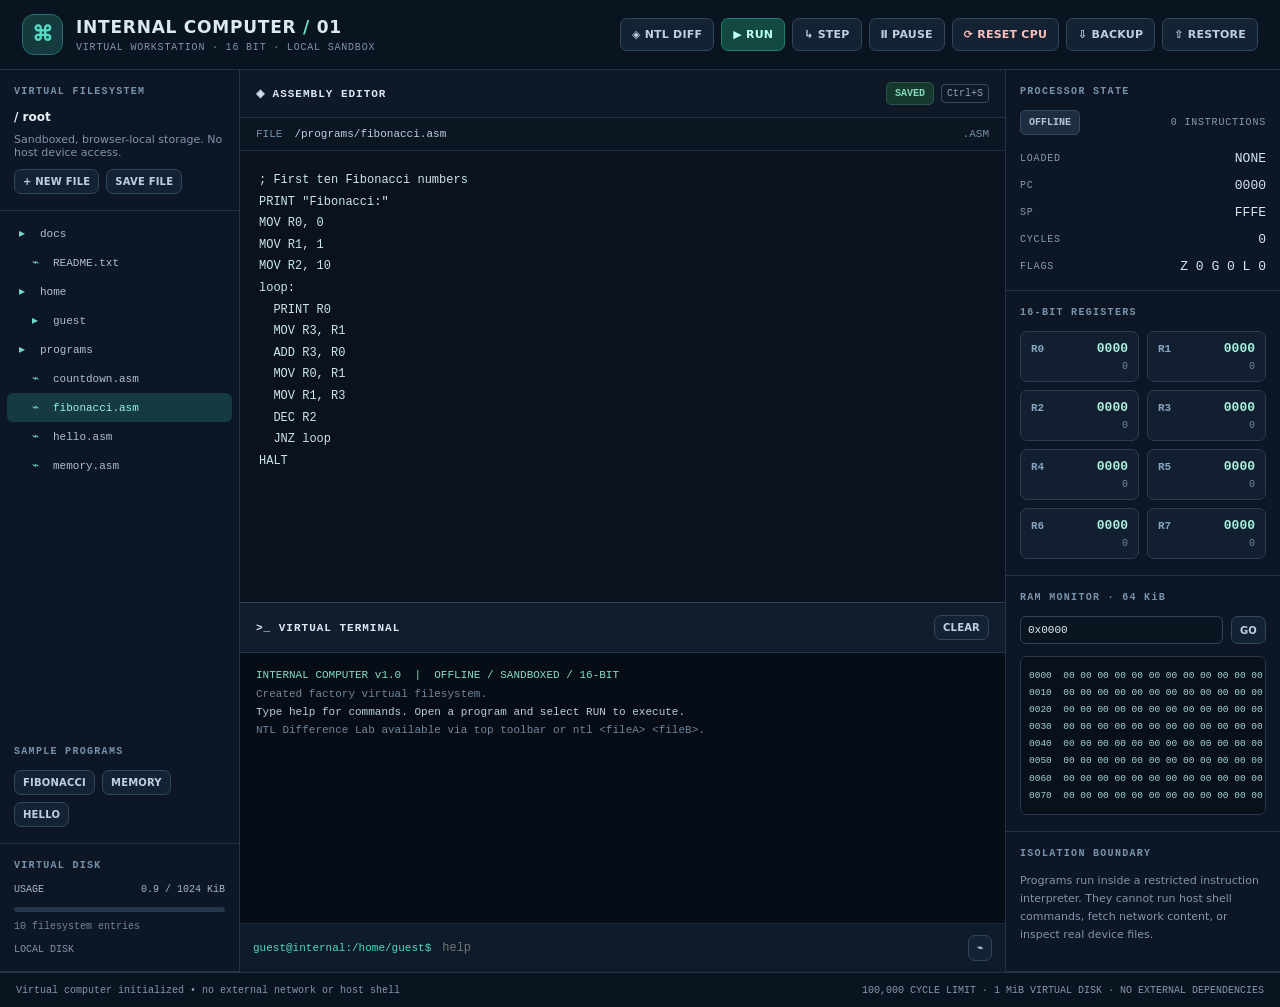
<file: extensions/ntl/internal_computer.html>
<!doctype html>
<html lang="en">
<head>
<meta charset="utf-8">
<meta name="viewport" content="width=device-width, initial-scale=1">
<meta http-equiv="Content-Security-Policy" content="default-src 'none'; script-src 'self' 'unsafe-inline'; style-src 'self' 'unsafe-inline'; img-src 'self' data:; connect-src 'none'; object-src 'none'; base-uri 'none'; form-action 'none'">
<meta name="theme-color" content="#0a1320">
<title>Internal Computer + NTL • Offline Difference Lab</title>
<style>
:root{color-scheme:dark;--base:#070d16;--panel:#0d1624;--panel2:#111e2e;--panel3:#142236;--line:#263346;--text:#dce8f3;--muted:#8195ab;--accent:#55d9c3;--blue:#78a9ff;--gold:#ffc879;--red:#fa817f;--font:ui-monospace,SFMono-Regular,Consolas,"Liberation Mono",monospace}
*{box-sizing:border-box}
html,body{height:100%;margin:0}
body{font-family:system-ui,-apple-system,Segoe UI,Roboto,sans-serif;background:var(--base);color:var(--text);font-size:13px}
button,input,textarea{font:inherit;color:inherit}
button{cursor:pointer}
button:focus-visible,input:focus-visible,textarea:focus-visible{outline:2px solid var(--accent);outline-offset:2px}
.app{min-height:100vh;display:flex;flex-direction:column}
.topbar{height:70px;display:flex;align-items:center;justify-content:space-between;gap:12px;padding:10px 22px;border-bottom:1px solid var(--line);background:#0a1320;flex:none}
.brand{display:flex;align-items:center;gap:13px;min-width:0}
.mark{width:41px;height:41px;display:grid;place-items:center;border:1px solid #286e6c;background:#143b3d;border-radius:12px;font:700 21px var(--font);color:var(--accent)}
.brand h1{font-size:17px;letter-spacing:.045em;margin:0;font-weight:750}
.brand p{font:10px var(--font);color:var(--muted);letter-spacing:.08em;margin:5px 0 0}
.topactions,.controls,.file-actions,.panel-actions{display:flex;gap:7px;align-items:center;flex-wrap:wrap}
.btn{border:1px solid #33465b;background:#142334;border-radius:7px;padding:9px 11px;color:#bcd0e5;letter-spacing:.02em;font-weight:650;font-size:11px;transition:background .1s ease}
.btn:hover{background:#1e3349}
.btn.primary{background:#124940;border-color:#1c806e;color:#b9fff2}
.btn.primary:hover{background:#166656}
.btn.warn{color:#ffbeb8}
.btn.small{padding:6px 8px;font-size:10px}
.workspace{display:grid;grid-template-columns:240px minmax(0,1fr) 275px;min-height:0;flex:1;height:calc(100vh - 105px)}
.left,.right{background:var(--panel);min-height:0;overflow-y:auto}
.left{border-right:1px solid var(--line);display:flex;flex-direction:column}
.right{border-left:1px solid var(--line)}
.left-section,.inspector-section{padding:16px 14px;border-bottom:1px solid var(--line)}
.section-label{font:700 10px var(--font);letter-spacing:.13em;color:#7894ad;margin:0 0 13px}
.muted{color:var(--muted)}
.nav-title{font-weight:700;color:#e6f1fa;font-size:12px}
.file-actions{margin-top:10px}
.file-scroller{padding:8px 7px 10px;overflow-y:auto;flex:1}
.file-entry{display:flex;gap:9px;align-items:center;width:100%;border:0;border-radius:6px;text-align:left;padding:7px 8px;background:transparent;color:#aebfd1;font:11px var(--font)}
.file-entry:hover{background:#18283a}
.file-entry.active{background:#153a41;color:#9af3df}
.file-icon{min-width:12px;color:#72d9c6;font-size:12px}
.file-name{overflow:hidden;text-overflow:ellipsis;white-space:nowrap}
.diskbar{height:5px;border-radius:8px;background:#243647;overflow:hidden;margin:12px 0 8px}
.diskfill{height:100%;background:linear-gradient(90deg,#3cccb4,#9ee4ad);width:0;transition:width .2s}
.disknumbers{font:10px var(--font);color:#a5b7ca;display:flex;justify-content:space-between;gap:8px}
#disk-count{font:10px var(--font);color:#71869e;margin-top:9px}
.center{min-height:0;min-width:0;display:flex;flex-direction:column;background:#080f19}
.panelhead{display:flex;align-items:center;justify-content:space-between;gap:8px;padding:12px 16px;border-bottom:1px solid var(--line);background:#0e1826}
.panelhead strong{font:700 11px var(--font);letter-spacing:.09em}
.smalltag{font:700 10px var(--font);border:1px solid #28574e;background:#15382f;color:#83dbbc;padding:5px 8px;border-radius:5px}
.editor-panel{min-height:175px;display:flex;flex-direction:column;flex:1 1 54%}
.pathbar{display:flex;align-items:center;gap:10px;padding:9px 16px;background:#0b1622;border-bottom:1px solid #1e3044;font:11px var(--font);color:#7390aa}
.pathbar input{min-width:0;flex:1;border:none;background:transparent;color:#bdcfdf;font:11px var(--font);outline:none}
#editor{flex:1;resize:none;background:#09121e;border:0;padding:19px 19px;outline:none;font:12px/1.8 var(--font);color:#cce6e9;white-space:pre;overflow:auto;tab-size:2}
#editor:focus{outline:none}
.terminal-panel{height:41%;min-height:240px;display:flex;flex-direction:column;border-top:1px solid #314155}
.terminal-head{background:#111d2c}
.terminal{flex:1;min-height:0;overflow:auto;padding:13px 16px;background:#060d16;font:11px/1.65 var(--font);color:#b8cddd;overflow-wrap:anywhere}
.term-line{white-space:pre-wrap;min-height:1.6em}
.term-line.command{color:#9cb8e9;margin-top:4px}
.term-line.program{color:#e9ddbb}
.term-line.success{color:#83dfc4}
.term-line.error{color:#ff9696}
.term-line.muted{color:#71869e}
.commandbar{padding:11px 13px;display:flex;gap:9px;align-items:center;border-top:1px solid #1a2c40;background:#0d1b2a;font:11px var(--font);white-space:nowrap}
#prompt-prefix{color:var(--accent)}
#terminal-input{background:transparent;border:0;min-width:30px;flex:1;outline:none;font:12px var(--font);color:white}
.stats-row{display:flex;align-items:center;justify-content:space-between;gap:8px;margin-bottom:16px}
.state{display:inline-block;padding:6px 8px;border:1px solid #35475e;color:#b2c5d7;background:#1d2e40;font:700 10px var(--font);border-radius:5px}
.state[data-state=running]{color:#9ff5d7;background:#1b5043;border-color:#318d6f}
.state[data-state=fault]{color:#ffbab7;background:#5b292c;border-color:#af5156}
.state[data-state=ready]{color:#b9d3ff;background:#203b61;border-color:#436aa0}
.inspector-label{color:#849ab0;font:10px var(--font);letter-spacing:.08em}
.inspector-value{font:13px var(--font);color:#d6e7f6}
.kv{display:flex;justify-content:space-between;align-items:center;gap:10px;margin-top:12px}
.register-grid{display:grid;grid-template-columns:1fr 1fr;gap:8px}
.reg{border:1px solid #293d53;border-radius:7px;background:#121f30;padding:9px 10px}
.regtop{display:flex;justify-content:space-between;align-items:center;gap:6px}
.reg b{font:700 11px var(--font);color:#85a5bf}
.reg code{font:700 13px var(--font);color:#a9efdd}
.reg span{display:block;margin-top:5px;color:#6e879b;font:10px var(--font);text-align:right}
.memory-controls{display:flex;gap:8px;margin:8px 0 12px}
.memory-controls input{min-width:0;width:100%;border:1px solid #30445b;border-radius:6px;padding:7px;background:#0a1522;font:11px var(--font)}
#memory-view{margin:0;padding:10px 8px;background:#07101b;border:1px solid #26394f;border-radius:7px;overflow-x:auto;color:#a6d3d8;line-height:1.75;font:9.5px/1.8 var(--font)}
.bottom{display:flex;justify-content:space-between;align-items:center;gap:8px;padding:8px 16px;background:#0a1320;border-top:1px solid var(--line);min-height:35px;color:#8198ad;font:10px var(--font)}
.bottom .warning{color:var(--red)}
.dot{display:inline-block;background:#47d5af;width:6px;height:6px;border-radius:100%;margin-right:5px}
.kbd{font:10px var(--font);border:1px solid #3a4b5b;padding:3px 5px;border-radius:4px;color:#8fa4b6}
@media(max-width:1120px){.workspace{grid-template-columns:185px minmax(0,1fr) 240px}.left-section,.inspector-section{padding:13px 10px}.topbar{padding:10px 12px}.btn{padding:8px 9px}}
@media(max-width:810px){.workspace{display:flex;flex-direction:column;height:auto}.left{order:2;overflow:visible;border-top:1px solid var(--line);border-right:0;max-height:270px}.left .file-scroller{max-height:160px}.center{order:1;min-height:700px}.right{order:3;display:grid;grid-template-columns:1fr 1fr;border-left:0;border-top:1px solid var(--line);overflow:visible}.right .inspector-section{border-right:1px solid var(--line)}.topbar{height:auto;min-height:70px;flex-wrap:wrap}.topactions{justify-content:flex-start}.editor-panel{min-height:385px}.terminal-panel{min-height:300px}.bottom{flex-wrap:wrap}}
@media(max-width:520px){.right{grid-template-columns:1fr}.topbar{align-items:flex-start}.brand h1{font-size:15px}.brand p{font-size:9px}.topactions .btn{padding:8px 9px}.panelhead{padding:10px}.pathbar{padding:9px 11px}.commandbar{flex-wrap:wrap}#prompt-prefix{font-size:10px}#editor{font-size:11px;padding:13px}.terminal{padding:11px}}

/* Name That LLM difference lab — isolated from the virtual 16-bit CPU. */
.ntl-panel{min-height:0;display:flex;flex-direction:column;overflow:hidden;flex:1;background:#091521}
.ntl-panel[hidden],#vm-editor[hidden],#vm-terminal[hidden]{display:none!important}
.ntl-body{overflow:auto;padding:17px;flex:1;min-height:0}
.ntl-explain{font:12px/1.7 var(--font);color:#aac0d3;margin:0 0 14px;max-width:850px}
.ntl-label{display:block;margin:10px 0 7px;color:#84cfcb;font:700 10px var(--font);letter-spacing:.07em}
.ntl-textarea,.ntl-input{background:#07101c;border:1px solid #355269;border-radius:7px;color:#dae8f4;font:12px/1.6 var(--font);padding:12px;outline:none;width:100%;min-width:0}
.ntl-input{padding:9px 11px}
.ntl-textarea:focus,.ntl-input:focus{border-color:#51bca9}
.ntl-prompt{height:70px;resize:vertical}
.ntl-columns{display:grid;grid-template-columns:minmax(0,1fr) minmax(0,1fr);gap:14px;margin-top:6px}
.ntl-input-response{margin-top:8px;min-height:150px;resize:vertical}
.ntl-actions{display:flex;align-items:center;gap:8px;flex-wrap:wrap;margin:13px 0}
.ntl-status{min-height:18px;margin:9px 0;color:#92d7c0;font:11px var(--font)}
.ntl-status.problem{color:#ff9d9d}
.ntl-report{white-space:pre-wrap;overflow-wrap:anywhere;background:#06101a;border:1px solid #2b4759;border-radius:9px;padding:16px;max-height:360px;overflow:auto;color:#d5e5ee;font:11px/1.7 var(--font)}
.ntl-batch{margin:18px 0 10px;border:1px solid #254354;border-radius:8px;padding:12px;color:#cce5e6}
.ntl-batch summary{cursor:pointer;color:#86dec7;font:700 11px var(--font)}
.ntl-batch .ntl-explain{margin:14px 0}
.ntl-json{height:160px;resize:vertical}
@media(max-width:650px){.ntl-columns{grid-template-columns:1fr}.ntl-body{padding:10px}.ntl-input-response{min-height:145px}.ntl-report{max-height:300px}}

</style>
</head>
<body>
<div class="app">
  <header class="topbar">
    <div class="brand"><div class="mark" aria-hidden="true">⌘</div><div><h1>INTERNAL COMPUTER <span style="color:#6ee0c7">/</span> 01</h1><p>VIRTUAL WORKSTATION · 16 BIT · LOCAL SANDBOX</p></div></div>
    <div class="topactions" role="toolbar" aria-label="Virtual computer controls">
      <button class="btn" id="btn-ntl-mode" aria-controls="ntl-panel" aria-pressed="false">◈ NTL DIFF</button>
      <button class="btn primary" id="btn-run">▶ RUN</button>
      <button class="btn" id="btn-step">↳ STEP</button>
      <button class="btn" id="btn-pause">Ⅱ PAUSE</button>
      <button class="btn warn" id="btn-reset">⟳ RESET CPU</button>
      <button class="btn" id="btn-export">⇩ BACKUP</button>
      <button class="btn" id="btn-import">⇧ RESTORE</button>
    </div>
  </header>
  <div class="workspace">
    <aside class="left" aria-label="Virtual file explorer">
      <section class="left-section">
        <p class="section-label">VIRTUAL FILESYSTEM</p>
        <div class="nav-title">/ root</div>
        <p class="muted" style="font-size:11px;margin:9px 0 0">Sandboxed, browser-local storage. No host device access.</p>
        <div class="file-actions"><button id="btn-new" class="btn small">+ NEW FILE</button><button id="btn-save" class="btn small">SAVE FILE</button></div>
      </section>
      <div class="file-scroller" id="file-list" aria-label="Files and directories"></div>
      <section class="left-section">
        <p class="section-label">SAMPLE PROGRAMS</p>
        <div class="file-actions"><button class="btn small" id="btn-open-fib">FIBONACCI</button><button class="btn small" id="btn-open-mem">MEMORY</button><button class="btn small" id="btn-open-hello">HELLO</button></div>
      </section>
      <section class="left-section"><p class="section-label">VIRTUAL DISK</p><div class="disknumbers"><span>USAGE</span><span id="disk-used">0 / 1024 KiB</span></div><div class="diskbar"><div class="diskfill" id="disk-bar"></div></div><div id="disk-count">0 entries</div><div id="save-state" class="muted" style="font:10px var(--font);margin-top:12px">LOCAL DISK</div></section>
    </aside>
    <main class="center" id="center-main">
      <section class="editor-panel" id="vm-editor" aria-label="Assembly source editor">
        <div class="panelhead"><strong>◈ ASSEMBLY EDITOR</strong><div class="panel-actions"><span class="smalltag" id="editor-indicator">SAVED</span><span class="kbd">Ctrl+S</span></div></div>
        <div class="pathbar"><span>FILE</span><input id="editor-path" type="text" spellcheck="false" aria-label="Current virtual file path" value="/programs/fibonacci.asm"><span>.ASM</span></div>
        <textarea id="editor" spellcheck="false" autocomplete="off" autocorrect="off" autocapitalize="off" aria-label="Assembly source code"></textarea>
      </section>
      <section class="terminal-panel" id="vm-terminal" aria-label="Virtual terminal">
        <div class="panelhead terminal-head"><strong>&gt;_ VIRTUAL TERMINAL</strong><button id="btn-terminal-clear" class="btn small">CLEAR</button></div>
        <div class="terminal" id="terminal-output" role="log" aria-live="polite" aria-relevant="additions text"></div>
        <div class="commandbar"><span id="prompt-prefix">guest@internal:~$</span><input type="text" id="terminal-input" autocomplete="off" autocapitalize="off" spellcheck="false" aria-label="Virtual shell command" placeholder="help" maxlength="1000"><button class="btn small" id="btn-focus-terminal">⌁</button></div>
      </section>
      <section class="ntl-panel" id="ntl-panel" aria-label="Name That LLM Difference Lab" hidden>
        <div class="panelhead"><strong>◈ NAME THAT LLM · DIFFERENCE LAB</strong><span class="smalltag">OFFLINE · NO ATTRIBUTION CLAIM</span></div>
        <div class="ntl-body">
          <p class="ntl-explain">Compare outputs from the <strong>same prompt</strong>. The analysis measures measurable text, structure, and lexical differences; it cannot prove which model produced them. The supplied text stays on this device.</p>
          <label class="ntl-label" for="ntl-prompt">MATCHED TEST PROMPT</label>
          <textarea id="ntl-prompt" class="ntl-textarea ntl-prompt" maxlength="8192" placeholder="Paste the exact prompt used for both models"></textarea>
          <div class="ntl-columns">
            <div class="ntl-response"><label class="ntl-label" for="ntl-a-name">RESPONSE A LABEL</label><input id="ntl-a-name" class="ntl-input" maxlength="100" value="Candidate A"><textarea id="ntl-a" class="ntl-textarea ntl-input-response" maxlength="32768" placeholder="Paste the first model's response"></textarea></div>
            <div class="ntl-response"><label class="ntl-label" for="ntl-b-name">RESPONSE B LABEL</label><input id="ntl-b-name" class="ntl-input" maxlength="100" value="Candidate B"><textarea id="ntl-b" class="ntl-textarea ntl-input-response" maxlength="32768" placeholder="Paste the second model's response"></textarea></div>
          </div>
          <div class="ntl-actions"><button id="btn-ntl-compare" class="btn primary">COMPARE RESPONSES</button><button id="btn-ntl-demo" class="btn">LOAD EXAMPLE</button><button id="btn-ntl-save" class="btn">SAVE TO VIRTUAL DISK</button><button id="btn-ntl-export" class="btn">EXPORT REPORT JSON</button></div>
          <p id="ntl-status" class="ntl-status" role="status">No comparison run.</p>
          <pre id="ntl-result" class="ntl-report" aria-label="Difference analysis result">Run a comparison to see metrics and exact line differences.</pre>
          <details class="ntl-batch"><summary>BATCH EXPERIMENTS · Up to 32 matched prompts</summary>
            <p class="ntl-explain">Paste a JSON object with <code>format: "NTL_DIFF_BATCH"</code>, <code>version: 1</code>, and a <code>cases</code> array. Each case accepts <code>prompt</code>, <code>labelA</code>, <code>labelB</code>, <code>responseA</code>, and <code>responseB</code>.</p>
            <textarea id="ntl-batch-json" class="ntl-textarea ntl-json" aria-label="Batch comparison JSON" placeholder="Paste NTL_DIFF_BATCH JSON here"></textarea>
            <div class="ntl-actions"><button id="btn-ntl-batch" class="btn primary">ANALYZE BATCH</button><button id="btn-ntl-import" class="btn">IMPORT LOCAL JSON</button><button id="btn-ntl-demo-batch" class="btn">EXAMPLE BATCH</button></div>
          </details>
        </div>
      </section>
    </main>
    <aside class="right" aria-label="CPU and memory inspector">
      <section class="inspector-section"><p class="section-label">PROCESSOR STATE</p><div class="stats-row"><span class="state" id="run-state">OFFLINE</span><span class="inspector-label" id="machine-instructions">0 INSTRUCTIONS</span></div><div class="kv"><span class="inspector-label">LOADED</span><span class="inspector-value" id="loaded-label">NONE</span></div><div class="kv"><span class="inspector-label">PC</span><span class="inspector-value" id="pc">0000</span></div><div class="kv"><span class="inspector-label">SP</span><span class="inspector-value" id="sp">FFFE</span></div><div class="kv"><span class="inspector-label">CYCLES</span><span class="inspector-value" id="cycles">0</span></div><div class="kv"><span class="inspector-label">FLAGS</span><span class="inspector-value" id="flags">Z 0 G 0 L 0</span></div></section>
      <section class="inspector-section"><p class="section-label">16-BIT REGISTERS</p><div class="register-grid">
        <div class="reg"><div class="regtop"><b>R0</b><code id="r0">0000</code></div><span id="rv0">0</span></div>
        <div class="reg"><div class="regtop"><b>R1</b><code id="r1">0000</code></div><span id="rv1">0</span></div>
        <div class="reg"><div class="regtop"><b>R2</b><code id="r2">0000</code></div><span id="rv2">0</span></div>
        <div class="reg"><div class="regtop"><b>R3</b><code id="r3">0000</code></div><span id="rv3">0</span></div>
        <div class="reg"><div class="regtop"><b>R4</b><code id="r4">0000</code></div><span id="rv4">0</span></div>
        <div class="reg"><div class="regtop"><b>R5</b><code id="r5">0000</code></div><span id="rv5">0</span></div>
        <div class="reg"><div class="regtop"><b>R6</b><code id="r6">0000</code></div><span id="rv6">0</span></div>
        <div class="reg"><div class="regtop"><b>R7</b><code id="r7">0000</code></div><span id="rv7">0</span></div>
      </div></section>
      <section class="inspector-section"><p class="section-label">RAM MONITOR · 64 KiB</p><div class="memory-controls"><input type="text" id="memory-offset" value="0x0000" aria-label="RAM offset"><button class="btn small" id="btn-memory">GO</button></div><pre id="memory-view">0000</pre></section>
      <section class="inspector-section"><p class="section-label">ISOLATION BOUNDARY</p><p class="muted" style="font-size:11px;line-height:1.65">Programs run inside a restricted instruction interpreter. They cannot run host shell commands, fetch network content, or inspect real device files.</p></section>
    </aside>
  </div>
  <footer class="bottom"><span id="status-note"><span class="dot"></span> Initializing virtual computer</span><span>100,000 CYCLE LIMIT · 1 MiB VIRTUAL DISK · NO EXTERNAL DEPENDENCIES</span></footer>
</div>
<input id="import-file" type="file" accept=".json,application/json" hidden>
<input id="ntl-import-file" type="file" accept=".json,application/json" hidden>
<script>
/* Internal Computer: deterministic, offline, 16-bit virtual machine.
 * No eval(), Function(), remote requests, or access to host files/processes.
 */
(function (root, factory) {
  const api = factory();
  if (typeof module !== 'undefined' && module.exports) module.exports = api;
  root.VComputerCore = api;
})(typeof globalThis !== 'undefined' ? globalThis : this, function () {
  'use strict';
  const FS_LIMIT = 1024 * 1024;
  const FILE_LIMIT = 128 * 1024;
  const ENTRY_LIMIT = 500;
  const MAX_PATH = 256;
  const MAX_SOURCE_LINES = 5000;
  const MAX_INSTRUCTIONS = 3000;
  const RAM_SIZE = 65536;
  const CYCLE_LIMIT = 100000;
  const utf8Size = s => new TextEncoder().encode(s).length;
  const assert = (ok, message) => { if (!ok) throw new Error(message); };
  const clone = obj => JSON.parse(JSON.stringify(obj));
  const normal = (path, cwd = '/home/guest') => {
    assert(typeof path === 'string' && path.length > 0 && !path.includes('\0'), 'Invalid path');
    let p = path === '~' ? '/home/guest' : path.startsWith('~/') ? '/home/guest/' + path.slice(2) : path;
    if (!p.startsWith('/')) p = cwd + '/' + p;
    const parts = [];
    for (const bit of p.split('/')) {
      if (bit === '' || bit === '.') continue;
      if (bit === '..') { parts.pop(); continue; }
      assert(bit.length <= 100 && !/[\x00-\x1f]/.test(bit), 'Invalid path segment');
      parts.push(bit);
    }
    const result = '/' + parts.join('/');
    assert(result.length <= MAX_PATH, 'Path too long');
    return result;
  };
  const parentOf = path => path === '/' ? null : (path.slice(0, path.lastIndexOf('/')) || '/');
  class VirtualFS {
    constructor(seed = true) {
      this.entries = { '/': { type: 'dir' } };
      if (seed) this.seed();
    }
    seed() {
      for (const dir of ['/home', '/home/guest', '/programs', '/docs']) this.mkdir(dir);
      this.write('/programs/hello.asm', '; 16-bit VM: Hello World\nPRINT "Hello from the internal computer."\nPRINT "The CPU is virtual. Your files stay in this browser."\nHALT\n');
      this.write('/programs/fibonacci.asm', '; First ten Fibonacci numbers\nPRINT "Fibonacci:"\nMOV R0, 0\nMOV R1, 1\nMOV R2, 10\nloop:\n  PRINT R0\n  MOV R3, R1\n  ADD R3, R0\n  MOV R0, R1\n  MOV R1, R3\n  DEC R2\n  JNZ loop\nHALT\n');
      this.write('/programs/memory.asm', '; Store/load a 16-bit number in virtual RAM\nMOV R0, 918\nSTORE [0x0100], R0\nLOAD R1, [0x0100]\nPRINT "Value loaded from RAM:"\nPRINT R1\nHALT\n');
      this.write('/programs/countdown.asm', '; Countdown using a conditional jump\nMOV R0, 5\nagain:\n  PRINT R0\n  DEC R0\n  JNZ again\nPRINT "Liftoff"\nHALT\n');
      this.write('/docs/README.txt', 'INTERNAL COMPUTER v1\n\nOpen .asm programs from /programs.\nUse Run to execute or Step to inspect individual instructions.\nCPU: 8 x 16-bit registers, 64 KiB RAM, labels and instructions.\nVirtual filesystem persists in local browser storage.\nNo host shell, network, device, or external AI access.\nType help in the terminal for commands.\n');
    }
    path(path, cwd) { return normal(path, cwd); }
    get(path, cwd) { const p = normal(path, cwd); return this.entries[p] || null; }
    mustGet(path, cwd) { const p = normal(path, cwd); assert(this.entries[p], 'Not found: ' + p); return this.entries[p]; }
    mustParent(p) { const parent = parentOf(p); assert(parent !== null && this.entries[parent]?.type === 'dir', 'Parent directory missing: ' + parent); }
    mkdir(path, cwd) {
      const p = normal(path, cwd);
      assert(p !== '/' && !this.entries[p], 'Already exists: ' + p);
      this.mustParent(p);
      assert(Object.keys(this.entries).length < ENTRY_LIMIT, 'Filesystem entry limit reached');
      this.entries[p] = { type: 'dir' };
      return p;
    }
    write(path, content, cwd) {
      const p = normal(path, cwd);
      assert(typeof content === 'string', 'File content must be text');
      assert(utf8Size(content) <= FILE_LIMIT, 'File exceeds 128 KiB limit');
      this.mustParent(p);
      assert(!this.entries[p] || this.entries[p].type === 'file', 'Cannot overwrite directory');
      const old = this.entries[p]?.type === 'file' ? utf8Size(this.entries[p].content) : 0;
      const used = this.usage() - old + utf8Size(content);
      assert(used <= FS_LIMIT, 'Virtual disk full (1 MiB limit)');
      assert(this.entries[p] || Object.keys(this.entries).length < ENTRY_LIMIT, 'Filesystem entry limit reached');
      this.entries[p] = { type: 'file', content };
      return p;
    }
    read(path, cwd) { const p = normal(path, cwd); const e = this.mustGet(p); assert(e.type === 'file', 'Not a file: ' + p); return e.content; }
    list(path = '.', cwd = '/home/guest') {
      const p = normal(path, cwd), item = this.mustGet(p);
      if (item.type === 'file') return [{ path: p, name: p.split('/').pop(), type: 'file' }];
      const prefix = p === '/' ? '/' : p + '/';
      return Object.entries(this.entries).filter(([q]) => q !== p && q.startsWith(prefix) && !q.slice(prefix.length).includes('/'))
        .map(([q, e]) => ({ path: q, name: q.slice(prefix.length), type: e.type }))
        .sort((a, b) => (a.type === b.type ? a.name.localeCompare(b.name) : a.type === 'dir' ? -1 : 1));
    }
    tree(path = '/', cwd = '/home/guest') {
      const p = normal(path, cwd); this.mustGet(p);
      return Object.keys(this.entries).filter(q => q === p || q.startsWith(p === '/' ? '/' : p + '/')).sort();
    }
    remove(path, cwd) {
      const p = normal(path, cwd); assert(p !== '/', 'Cannot remove filesystem root');
      this.mustGet(p);
      const targets = Object.keys(this.entries).filter(q => q === p || q.startsWith(p + '/'));
      assert(targets.length === 1, 'Directory is not empty: ' + p);
      delete this.entries[p];
    }
    move(src, dst, cwd, keep = false) {
      const a = normal(src, cwd), b = normal(dst, cwd);
      assert(a !== '/' && b !== '/' && a !== b, 'Invalid move/copy target');
      const entry = this.mustGet(a);
      assert(!this.entries[b], 'Destination exists: ' + b);
      this.mustParent(b);
      assert(!(b + '/').startsWith(a + '/'), 'Cannot move directory into itself');
      const descendants = this.tree(a);
      assert(Object.keys(this.entries).length + (keep ? descendants.length : 0) <= ENTRY_LIMIT, 'Filesystem entry limit reached');
      for (const p of descendants) {
        const dest = b + p.slice(a.length);
        assert(!this.entries[dest], 'Destination conflict: ' + dest);
      }
      if (keep) {
        const extra = descendants.reduce((s, p) => s + (this.entries[p].type === 'file' ? utf8Size(this.entries[p].content) : 0), 0);
        assert(this.usage() + extra <= FS_LIMIT, 'Virtual disk full');
      }
      const items = descendants.map(p => [b + p.slice(a.length), clone(this.entries[p])]);
      if (!keep) for (const p of descendants) delete this.entries[p];
      for (const [p, e] of items) this.entries[p] = e;
      return { from: a, to: b, type: entry.type };
    }
    usage() { return Object.values(this.entries).reduce((s, e) => s + (e.type === 'file' ? utf8Size(e.content) : 0), 0); }
    snapshot() { return { version: 1, entries: clone(this.entries) }; }
    restore(payload) {
      assert(payload && payload.version === 1 && payload.entries && typeof payload.entries === 'object' && !Array.isArray(payload.entries), 'Invalid filesystem backup');
      const raw = payload.entries, keys = Object.keys(raw), clean = Object.create(null);
      assert(keys.length > 0 && keys.length <= ENTRY_LIMIT && raw['/']?.type === 'dir', 'Invalid filesystem entries');
      let total = 0;
      for (const p of keys) {
        assert(normal(p, '/') === p, 'Invalid canonical path: ' + p);
        const value = raw[p];
        assert(value && (value.type === 'dir' || value.type === 'file'), 'Invalid entry type');
        assert(value.type === 'dir' ? value.content === undefined : typeof value.content === 'string', 'Invalid entry content');
        if (value.type === 'file') { const size = utf8Size(value.content); assert(size <= FILE_LIMIT, 'File too large'); total += size; }
        clean[p] = value.type === 'dir' ? { type: 'dir' } : { type: 'file', content: value.content };
      }
      assert(total <= FS_LIMIT, 'Backup exceeds virtual disk capacity');
      for (const p of keys) if (p !== '/') assert(clean[parentOf(p)]?.type === 'dir', 'Missing parent directory: ' + p);
      this.entries = Object.assign({}, clean);
    }
  }
  function splitOperands(source) {
    const pieces = [];
    let part = '', quote = '', escaped = false, brackets = 0;
    for (const c of source) {
      if (quote) {
        part += c;
        if (escaped) escaped = false;
        else if (c === '\\') escaped = true;
        else if (c === quote) quote = '';
      } else if (c === '"' || c === "'") { quote = c; part += c; }
      else if (c === '[') { brackets++; part += c; }
      else if (c === ']') { brackets--; assert(brackets >= 0, 'Invalid memory operand'); part += c; }
      else if (c === ',' && brackets === 0) { pieces.push(part.trim()); part = ''; }
      else part += c;
    }
    assert(!quote && brackets === 0, 'Unclosed quote or memory operand');
    if (part.trim() || pieces.length) pieces.push(part.trim());
    return pieces;
  }
  function uncomment(line) {
    let quote = '', escaped = false;
    for (let i = 0; i < line.length; i++) {
      const c = line[i];
      if (quote) {
        if (escaped) escaped = false;
        else if (c === '\\') escaped = true;
        else if (c === quote) quote = '';
      } else if (c === '"' || c === "'") quote = c;
      else if (c === ';') return line.slice(0, i);
    }
    return line;
  }
  const INSTRUCTIONS = {
    NOP: 0, HALT: 0, MOV: 2, ADD: 2, SUB: 2, MUL: 2, DIV: 2, MOD: 2,
    AND: 2, OR: 2, XOR: 2, SHL: 2, SHR: 2, CMP: 2,
    INC: 1, DEC: 1, JMP: 1, JZ: 1, JNZ: 1, JG: 1, JL: 1,
    LOAD: 2, STORE: 2, PUSH: 1, POP: 1, PRINT: 1, PRINTC: 1
  };
  function parseText(t) {
    if (t.startsWith('"')) { assert(t.endsWith('"'), 'Unclosed string'); try { return JSON.parse(t); } catch { throw new Error('Invalid quoted string'); } }
    if (t.startsWith("'")) {
      assert(t.endsWith("'"), 'Unclosed string');
      return t.slice(1, -1).replace(/\\([\\'nrt])/g, (_, c) => ({ n: '\n', r: '\r', t: '\t', "'": "'", '\\': '\\' })[c]);
    }
    return null;
  }
  function compile(source) {
    assert(typeof source === 'string' && utf8Size(source) <= FILE_LIMIT, 'Program source exceeds limit');
    const lines = source.split(/\r?\n/);
    assert(lines.length <= MAX_SOURCE_LINES, 'Program has too many lines');
    const labels = Object.create(null), code = [];
    for (let i = 0; i < lines.length; i++) {
      let line = uncomment(lines[i]).trim();
      if (!line) continue;
      while (true) {
        const match = line.match(/^([A-Za-z_][\w]*):\s*/);
        if (!match) break;
        const label = match[1].toLowerCase();
        assert(labels[label] === undefined, 'Duplicate label ' + label + ' at line ' + (i + 1));
        labels[label] = code.length;
        line = line.slice(match[0].length).trim();
        if (!line) break;
      }
      if (!line) continue;
      const match = line.match(/^([A-Za-z]+)(?:\s+(.+))?$/);
      assert(match, 'Invalid instruction on line ' + (i + 1));
      const op = match[1].toUpperCase();
      assert(Object.prototype.hasOwnProperty.call(INSTRUCTIONS, op), 'Unknown opcode ' + op + ' on line ' + (i + 1));
      const args = match[2] ? splitOperands(match[2]) : [];
      assert(args.length === INSTRUCTIONS[op] && args.every(Boolean), 'Wrong operand count for ' + op + ' on line ' + (i + 1));
      code.push({ op, args, line: i + 1 });
      assert(code.length <= MAX_INSTRUCTIONS, 'Program exceeds instruction limit');
    }
    assert(code.length > 0, 'Program is empty');
    const jump = new Set(['JMP', 'JZ', 'JNZ', 'JG', 'JL']);
    const reg = /^R[0-7]$/i;
    const mem = /^\[(.+)\]$/;
    const validVal = x => reg.test(x) || /^-?(?:0x[0-9a-f]+|\d+)$/i.test(x);
    const requireValue = (x, line) => assert(validVal(x), 'Invalid numeric operand ' + x + ' at line ' + line);
    for (const ins of code) {
      const { op, args: a, line } = ins;
      if (jump.has(op)) {
        const target = a[0].toLowerCase();
        assert(labels[target] !== undefined || /^\d+$/.test(target), 'Unknown jump target ' + a[0] + ' at line ' + line);
        const dest = labels[target] !== undefined ? labels[target] : Number(target);
        assert(dest >= 0 && dest < code.length, 'Jump target outside program at line ' + line);
        ins.target = dest;
      } else if (op === 'PRINT' || op === 'PRINTC') {
        if (op === 'PRINT' && parseText(a[0]) !== null) ins.literal = parseText(a[0]);
        else requireValue(a[0], line);
      } else if (op === 'LOAD') {
        assert(reg.test(a[0]) && mem.test(a[1]), 'LOAD requires register, [address] at line ' + line);
        requireValue(a[1].match(mem)[1].trim(), line);
      } else if (op === 'STORE') {
        assert(mem.test(a[0]), 'STORE requires [address], value at line ' + line);
        requireValue(a[0].match(mem)[1].trim(), line); requireValue(a[1], line);
      } else if (['MOV','ADD','SUB','MUL','DIV','MOD','AND','OR','XOR','SHL','SHR'].includes(op)) {
        assert(reg.test(a[0]), op + ' destination must be R0-R7 at line ' + line); requireValue(a[1], line);
      } else if (op === 'CMP') { requireValue(a[0], line); requireValue(a[1], line); }
      else if (['INC','DEC','POP'].includes(op)) assert(reg.test(a[0]), op + ' needs R0-R7 at line ' + line);
      else if (op === 'PUSH') requireValue(a[0], line);
    }
    return { code, labels };
  }
  class VirtualCPU {
    constructor(onOutput) {
      this.onOutput = typeof onOutput === 'function' ? onOutput : () => {};
      this.reset();
    }
    reset() {
      this.ram = new Uint8Array(RAM_SIZE);
      this.regs = new Uint16Array(8);
      this.pc = 0; this.sp = 0xFFFE; this.z = false; this.g = false; this.l = false;
      this.halted = true; this.cycles = 0; this.program = null; this.fault = null;
    }
    load(source) {
      const assembled = compile(source);
      this.reset(); this.program = assembled; this.halted = false;
      return assembled.code.length;
    }
    value(x) {
      const text = x.trim();
      if (/^R[0-7]$/i.test(text)) return this.regs[Number(text[1])];
      const n = /^-?0x/i.test(text) ? Number.parseInt(text, 16) : Number(text);
      assert(Number.isInteger(n) && Number.isSafeInteger(n), 'Invalid numeric value: ' + text);
      return n;
    }
    address(x) {
      const m = x.trim().match(/^\[(.+)\]$/);
      assert(m, 'Expected [address]: ' + x);
      const at = this.value(m[1]);
      assert(at >= 0 && at < RAM_SIZE - 1, '16-bit RAM access out of range: ' + at);
      return at;
    }
    read16(at) { return this.ram[at] | (this.ram[at + 1] << 8); }
    write16(at, v) { this.ram[at] = v & 255; this.ram[at + 1] = (v >>> 8) & 255; }
    setReg(r, v) { const n = Number(r[1]); this.regs[n] = v & 0xffff; this.z = this.regs[n] === 0; }
    step() {
      if (!this.program) throw new Error('No program loaded');
      if (this.halted) return { state: 'halted', cycles: this.cycles };
      if (this.cycles >= CYCLE_LIMIT) {
        this.halted = true; this.fault = 'Cycle limit reached (' + CYCLE_LIMIT + ')'; throw new Error(this.fault);
      }
      if (this.pc >= this.program.code.length) { this.halted = true; return { state: 'halted', cycles: this.cycles }; }
      const ins = this.program.code[this.pc];
      const { op, args: a } = ins;
      this.pc++; this.cycles++;
      try {
        if (op === 'NOP') {}
        else if (op === 'HALT') this.halted = true;
        else if (op === 'MOV') this.setReg(a[0], this.value(a[1]));
        else if (['ADD','SUB','MUL','DIV','MOD','AND','OR','XOR','SHL','SHR'].includes(op)) {
          const x = this.value(a[0]), y = this.value(a[1]); let v;
          if (op === 'ADD') v = x + y;
          else if (op === 'SUB') v = x - y;
          else if (op === 'MUL') v = x * y;
          else if (op === 'DIV') { assert(y !== 0, 'Division by zero'); v = Math.trunc(x / y); }
          else if (op === 'MOD') { assert(y !== 0, 'Modulo by zero'); v = x % y; }
          else if (op === 'AND') v = x & y;
          else if (op === 'OR') v = x | y;
          else if (op === 'XOR') v = x ^ y;
          else if (op === 'SHL') v = x << (y & 15);
          else v = x >>> (y & 15);
          this.setReg(a[0], v);
        } else if (op === 'INC') this.setReg(a[0], this.value(a[0]) + 1);
        else if (op === 'DEC') this.setReg(a[0], this.value(a[0]) - 1);
        else if (op === 'CMP') {
          const x = this.value(a[0]) & 0xffff, y = this.value(a[1]) & 0xffff;
          this.z = x === y; this.g = x > y; this.l = x < y;
        } else if (op === 'JMP' || (op === 'JZ' && this.z) || (op === 'JNZ' && !this.z) || (op === 'JG' && this.g) || (op === 'JL' && this.l)) this.pc = ins.target;
        else if (op === 'LOAD') this.setReg(a[0], this.read16(this.address(a[1])));
        else if (op === 'STORE') this.write16(this.address(a[0]), this.value(a[1]));
        else if (op === 'PUSH') {
          assert(this.sp >= 0xC002, 'Stack overflow');
          this.sp -= 2; this.write16(this.sp, this.value(a[0]));
        } else if (op === 'POP') {
          assert(this.sp < 0xFFFE, 'Stack underflow');
          this.setReg(a[0], this.read16(this.sp)); this.sp += 2;
        } else if (op === 'PRINT') this.onOutput(ins.literal !== undefined ? ins.literal : String(this.value(a[0])));
        else if (op === 'PRINTC') this.onOutput(String.fromCharCode(this.value(a[0]) & 255));
      } catch (err) {
        this.halted = true; this.fault = 'Line ' + ins.line + ': ' + err.message;
        throw new Error(this.fault);
      }
      if (this.pc >= this.program.code.length) this.halted = true;
      return { state: this.halted ? 'halted' : 'ready', cycles: this.cycles, line: ins.line, pc: this.pc };
    }
    run(maxSteps = CYCLE_LIMIT) {
      assert(Number.isInteger(maxSteps) && maxSteps > 0, 'maxSteps must be positive integer');
      let count = 0;
      while (!this.halted && count < maxSteps) { this.step(); count++; }
      return { steps: count, halted: this.halted, cycles: this.cycles };
    }
    ramView(start = 0, length = 64) {
      assert(Number.isInteger(start) && start >= 0 && start < RAM_SIZE, 'Invalid memory offset');
      assert(Number.isInteger(length) && length >= 1 && length <= 256, 'Memory view must be 1-256 bytes');
      return Array.from(this.ram.slice(start, Math.min(start + length, RAM_SIZE)));
    }
    state() {
      return { regs: Array.from(this.regs), pc: this.pc, sp: this.sp, z: this.z, g: this.g, l: this.l,
        cycles: this.cycles, halted: this.halted, fault: this.fault, instructions: this.program?.code.length ?? 0 };
    }
  }
  function shellWords(raw) {
    const result = []; let cur = '', quoted = '', escaped = false, started = false;
    for (const ch of raw) {
      if (escaped) { cur += ch === 'n' ? '\n' : ch === 't' ? '\t' : ch; escaped = false; started = true; }
      else if (ch === '\\') escaped = true;
      else if (quoted) { if (ch === quoted) quoted = ''; else cur += ch; }
      else if (ch === '"' || ch === "'") { quoted = ch; started = true; }
      else if (/\s/.test(ch)) { if (started) { result.push(cur); cur = ''; started = false; } }
      else { cur += ch; started = true; }
    }
    assert(!quoted && !escaped, 'Unclosed quote or escape');
    if (started) result.push(cur);
    return result;
  }
  return { VirtualFS, VirtualCPU, compile, normal, shellWords,
    constants: { FS_LIMIT, FILE_LIMIT, ENTRY_LIMIT, RAM_SIZE, CYCLE_LIMIT } };
});

</script>
<script>
/* NTL Difference Lab v1: deterministic, offline text and model-output comparisons.
 * This analyzes supplied responses. It does not infer a model's identity.
 */
(function (root, factory) {
  const api = factory();
  if (typeof module !== 'undefined' && module.exports) module.exports = api;
  root.NTLDiff = api;
})(typeof globalThis !== 'undefined' ? globalThis : this, function () {
  'use strict';
  const MAX_TEXT = 32768;
  const MAX_PROMPT = 8192;
  const MAX_CASES = 32;
  const MAX_DIFF_LINES = 180;
  const WORD = /[\p{L}\p{N}]+(?:['’][\p{L}\p{N}]+)*/gu;
  const round = n => Math.round(n * 10000) / 10000;
  function check(cond, error) { if (!cond) throw new Error(error); }
  function checkText(value, label, max = MAX_TEXT) {
    check(typeof value === 'string', label + ' must be a string');
    check(value.length <= max, label + ' exceeds the ' + max + '-character limit');
    return value;
  }
  function tokens(text) { return (text.normalize('NFKC').toLocaleLowerCase('en-US').match(WORD) || []); }
  function normalized(text) { return text.normalize('NFKC').replace(/\s+/g, ' ').trim().toLocaleLowerCase('en-US'); }
  function frequency(list) { const counts = new Map(); for (const x of list) counts.set(x, (counts.get(x) || 0) + 1); return counts; }
  function jaccard(a, b) {
    const left = new Set(a), right = new Set(b);
    if (left.size === 0 && right.size === 0) return 1;
    let shared = 0;
    for (const key of left) if (right.has(key)) shared++;
    return round(shared / (left.size + right.size - shared));
  }
  function bigrams(list) { const out = []; for (let i = 1; i < list.length; i++) out.push(list[i - 1] + '\u0000' + list[i]); return out; }
  function charTrigrams(input) {
    const text = normalized(input);
    const chars = Array.from(text);
    if (chars.length < 3) return chars.length ? [chars.join('')] : [];
    const out = [];
    for (let i = 0; i + 2 < chars.length; i++) out.push(chars.slice(i, i + 3).join(''));
    return out;
  }
  // Jensen-Shannon divergence, base 2, bounded to [0,1].
  function divergence(a, b) {
    const fa = frequency(a), fb = frequency(b);
    const sa = a.length, sb = b.length;
    if (!sa && !sb) return 0;
    if (!sa || !sb) return 1;
    const keys = new Set([...fa.keys(), ...fb.keys()]);
    let js = 0;
    for (const key of keys) {
      const p = (fa.get(key) || 0) / sa, q = (fb.get(key) || 0) / sb;
      const m = (p + q) / 2;
      if (p) js += 0.5 * p * Math.log2(p / m);
      if (q) js += 0.5 * q * Math.log2(q / m);
    }
    return round(Math.min(1, Math.max(0, js)));
  }
  function measures(text) {
    checkText(text, 'Response');
    const t = tokens(text);
    const lines = text.split(/\r?\n/);
    const nonblank = lines.filter(x => x.trim());
    const sentences = text.match(/[.!?]+(?=\s|$)/g) || [];
    const words = t.length;
    const count = re => (text.match(re) || []).length;
    const codeFences = count(/^\s*```/gm);
    const bullets = count(/^\s*[-*+]\s+\S/gm);
    const ordered = count(/^\s*\d+[.)]\s+\S/gm);
    const headings = count(/^\s*#{1,6}\s+\S/gm);
    const questions = count(/\?/g);
    const commas = count(/,/g);
    const semicolons = count(/;/g);
    const emojis = count(/\p{Extended_Pictographic}/gu);
    const code = codeFences >= 2 ? true : false;
    const paragraphs = text.trim() ? text.trim().split(/\n\s*\n/).length : 0;
    const avg = words ? t.reduce((n, w) => n + Array.from(w).length, 0) / words : 0;
    return {
      characters: text.length,
      words,
      uniqueWords: new Set(t).size,
      uniqueWordRatio: round(words ? new Set(t).size / words : 0),
      meanWordLength: round(avg),
      sentenceCount: sentences.length,
      wordsPerSentence: round(sentences.length ? words / sentences.length : 0),
      lineCount: lines.length,
      nonblankLines: nonblank.length,
      paragraphs,
      bulletCount: bullets,
      numberedCount: ordered,
      headingCount: headings,
      codeFenceCount: codeFences,
      hasFencedCode: code,
      questionCount: questions,
      commaCount: commas,
      semicolonCount: semicolons,
      emojiCount: emojis,
      estimatedReadingWords: words
    };
  }
  function deltas(a, b) {
    const keys = Object.keys(a).filter(key => typeof a[key] === 'number');
    return Object.fromEntries(keys.map(key => [key, round(b[key] - a[key])]));
  }
  function changedTerms(a, b, limit = 12) {
    const x = frequency(tokens(a)), y = frequency(tokens(b));
    return [...new Set([...x.keys(), ...y.keys()])]
      .map(term => ({ term, inA: x.get(term) || 0, inB: y.get(term) || 0, delta: (y.get(term) || 0) - (x.get(term) || 0) }))
      .filter(x => x.delta !== 0)
      .sort((u, v) => Math.abs(v.delta) - Math.abs(u.delta) || u.term.localeCompare(v.term))
      .slice(0, limit);
  }
  function excerpt(text, start, end, radius = 42) {
    const before = Math.max(0, start - radius), after = Math.min(text.length, end + radius);
    return (before ? '…' : '') + text.slice(before, after) + (after < text.length ? '…' : '');
  }
  function changeRegion(a, b) {
    if (a === b) return { firstDifferenceIndex: -1, removed: '', added: '', changedCharactersA: 0, changedCharactersB: 0 };
    let start = 0;
    const length = Math.min(a.length, b.length);
    while (start < length && a[start] === b[start]) start++;
    let endA = a.length, endB = b.length;
    while (endA > start && endB > start && a[endA - 1] === b[endB - 1]) { endA--; endB--; }
    return { firstDifferenceIndex: start,
      removed: excerpt(a, start, endA), added: excerpt(b, start, endB),
      changedCharactersA: endA - start, changedCharactersB: endB - start };
  }
  // Exact line-by-line LCS diff for bounded input. Does not execute pasted text.
  function lineDiff(a, b) {
    const la = a.split(/\r?\n/), lb = b.split(/\r?\n/);
    const truncated = la.length > MAX_DIFF_LINES || lb.length > MAX_DIFF_LINES;
    const aa = la.slice(0, MAX_DIFF_LINES), bb = lb.slice(0, MAX_DIFF_LINES);
    const n = aa.length, m = bb.length;
    const dp = Array.from({ length: n + 1 }, () => new Uint16Array(m + 1));
    for (let i = n - 1; i >= 0; i--) {
      for (let j = m - 1; j >= 0; j--) dp[i][j] = aa[i] === bb[j] ? dp[i + 1][j + 1] + 1 : Math.max(dp[i + 1][j], dp[i][j + 1]);
    }
    let i = 0, j = 0;
    const changes = [];
    const summary = { equal: 0, added: 0, removed: 0 };
    while (i < n || j < m) {
      if (i < n && j < m && aa[i] === bb[j]) { summary.equal++; i++; j++; }
      else if (j < m && (i === n || dp[i][j + 1] >= dp[i + 1][j])) {
        summary.added++; changes.push({ type: 'add', lineB: j + 1, text: bb[j] }); j++;
      } else { summary.removed++; changes.push({ type: 'remove', lineA: i + 1, text: aa[i] }); i++; }
    }
    return { summary, changes: changes.slice(0, 120), omittedChanges: Math.max(0, changes.length - 120),
      truncated, limits: { maxLinesPerResponse: MAX_DIFF_LINES, maxDisplayedChanges: 120 } };
  }
  function analyzePair(input) {
    check(input && typeof input === 'object' && !Array.isArray(input), 'Pair input must be an object');
    const prompt = checkText(input.prompt ?? '', 'Prompt', MAX_PROMPT);
    const responseA = checkText(input.responseA, 'Response A');
    const responseB = checkText(input.responseB, 'Response B');
    const labelA = checkText(input.labelA ?? 'A', 'Label A', 100);
    const labelB = checkText(input.labelB ?? 'B', 'Label B', 100);
    const a = measures(responseA), b = measures(responseB);
    const ta = tokens(responseA), tb = tokens(responseB);
    const same = responseA === responseB;
    const normSame = normalized(responseA) === normalized(responseB);
    const uni = jaccard(ta, tb), bi = jaccard(bigrams(ta), bigrams(tb));
    const js = divergence(charTrigrams(responseA), charTrigrams(responseB));
    const structuralKeys = ['paragraphs', 'bulletCount', 'numberedCount', 'headingCount', 'codeFenceCount', 'questionCount'];
    const structuralChanges = structuralKeys.filter(key => a[key] !== b[key]);
    const ratio = a.words && b.words ? round(Math.min(a.words, b.words) / Math.max(a.words, b.words)) : (a.words === b.words ? 1 : 0);
    const labels = same ? ['exact-match'] : normSame ? ['surface-only-difference'] : ['content-difference'];
    if (!normSame && structuralChanges.length) labels.push('structure-difference');
    if (!normSame && ratio < 0.7) labels.push('length-difference');
    return {
      format: 'NTL_DIFFERENCE_REPORT', version: 1,
      context: { prompt, labelA, labelB },
      exactMatch: same, normalizedMatch: normSame,
      classification: labels,
      metrics: { wordJaccard: uni, bigramJaccard: bi, charTrigramJSD: js,
        wordCountRatio: ratio },
      features: { A: a, B: b, delta: deltas(a, b) },
      structuralChanges,
      changedTerms: changedTerms(responseA, responseB),
      firstChange: changeRegion(responseA, responseB),
      lineDiff: lineDiff(responseA, responseB),
      interpretation: same ? 'Outputs are byte-for-byte equal.' : normSame ?
        'Outputs differ in case, Unicode normalization, or whitespace only.' :
        'Outputs differ. Similarity scores quantify surface and distribution changes, not factual correctness or model identity.',
      attribution: { status: 'not-identified', note: 'A/B response differences alone cannot identify the generating LLM. Evaluate against independent, labeled reference data.' }
    };
  }
  function parseBatch(data) {
    const obj = typeof data === 'string' ? JSON.parse(data) : data;
    check(obj && typeof obj === 'object' && !Array.isArray(obj) && obj.format === 'NTL_DIFF_BATCH' && obj.version === 1 && Array.isArray(obj.cases), 'Expected NTL_DIFF_BATCH v1 JSON');
    check(obj.cases.length >= 1 && obj.cases.length <= MAX_CASES, 'Batch must contain 1..' + MAX_CASES + ' cases');
    const labelPairs = new Set(obj.cases.map(c => JSON.stringify([c?.labelA ?? 'A', c?.labelB ?? 'B'])));
    check(labelPairs.size === 1, 'All batch cases must compare the same A/B candidate labels');
    return obj.cases.map((c, i) => {
      check(c && typeof c === 'object' && !Array.isArray(c), 'Case ' + (i + 1) + ' must be an object');
      const parsed = { prompt: checkText(c.prompt ?? '', 'Case prompt', MAX_PROMPT),
        labelA: checkText(c.labelA ?? 'A', 'Case labelA', 100),
        labelB: checkText(c.labelB ?? 'B', 'Case labelB', 100),
        responseA: checkText(c.responseA, 'Case responseA'), responseB: checkText(c.responseB, 'Case responseB') };
      return parsed;
    });
  }
  function analyzeBatch(obj) {
    const cases = parseBatch(obj);
    const reports = cases.map(analyzePair);
    const mean = key => round(reports.reduce((n, r) => n + r.metrics[key], 0) / reports.length);
    const exactMatches = reports.filter(r => r.exactMatch).length;
    const normalizedMatches = reports.filter(r => r.normalizedMatch).length;
    return {
      format: 'NTL_BATCH_REPORT', version: 1, count: reports.length, exactMatches, normalizedMatches,
      summary: { meanWordJaccard: mean('wordJaccard'), meanBigramJaccard: mean('bigramJaccard'),
        meanCharTrigramJSD: mean('charTrigramJSD'), meanWordCountRatio: mean('wordCountRatio'),
        differentPrompts: new Set(cases.map(c => normalized(c.prompt))).size },
      cases: reports,
      attribution: { status: 'not-identified', note: 'Multi-prompt comparisons characterize reproducible differences; they do not establish provenance or identity.' }
    };
  }
  const demo = {
    format: 'NTL_DIFF_BATCH', version: 1, cases: [
      { prompt: 'Explain checksum validation in two sentences.', labelA: 'Candidate A', labelB: 'Candidate B',
        responseA: 'A checksum summarizes file content. Compare the saved checksum with a fresh one to detect accidental changes.',
        responseB: 'Checksums help detect file changes. Compute the digest again and compare the values; a match does not guarantee authenticity.' },
      { prompt: 'List three ways to organize a Python project.', labelA: 'Candidate A', labelB: 'Candidate B',
        responseA: '- Separate source and tests.\n- Keep dependencies pinned.\n- Document setup steps.',
        responseB: '1. Use a src/ folder.\n2. Pin dependencies.\n3. Write a README and tests.' }
    ]
  };
  return { analyzePair, analyzeBatch, parseBatch, measures, lineDiff, demo,
    constants: { MAX_TEXT, MAX_PROMPT, MAX_CASES, MAX_DIFF_LINES } };
});

</script>
<script>
/* Browser user interface for the offline internal computer. */
(function () {
  'use strict';
  const Core = globalThis.VComputerCore;
  const NTL = globalThis.NTLDiff;
  const STORAGE = 'internal-computer-v1-filesystem';
  const $ = id => document.getElementById(id);
  const fs = new Core.VirtualFS();
  const cpu = new Core.VirtualCPU(text => terminalLine(String(text), 'program'));
  let cwd = '/home/guest';
  let activePath = '/programs/fibonacci.asm';
  let loadedPath = '';
  let loadedSource = '';
  let editorDirty = false;
  let running = false;
  let frame = null;
  let commandHistory = [];
  let historyIndex = -1;
  let terminalCount = 0;
  let terminalMax = 1200;
  let clockStart = Date.now();
  let memoryStart = 0;
  let ntlReport = null;
  let ntlInput = null;
  let ntlModeActive = false;

  function terminalLine(message, kind = 'normal') {
    const content = $('terminal-output');
    for (const raw of String(message).split('\n')) {
      if (terminalCount >= terminalMax) { content.removeChild(content.firstChild); terminalCount--; }
      const el = document.createElement('div');
      el.className = 'term-line ' + kind;
      el.textContent = raw || '\u00a0';
      content.appendChild(el); terminalCount++;
    }
    content.scrollTop = content.scrollHeight;
  }
  function status(message, problem = false) {
    $('status-note').textContent = message;
    $('status-note').classList.toggle('warning', problem);
  }
  function persist() {
    try { localStorage.setItem(STORAGE, JSON.stringify(fs.snapshot())); $('save-state').textContent = 'LOCAL DISK SAVED'; }
    catch (err) { $('save-state').textContent = 'DISK NOT SAVED'; terminalLine('Warning: browser storage unavailable or full. Export your disk to preserve changes.', 'error'); }
    renderDisk();
  }
  function restoreLocal() {
    try {
      const saved = localStorage.getItem(STORAGE);
      if (saved) { fs.restore(JSON.parse(saved)); return true; }
    } catch (err) { terminalLine('Could not read saved disk; loaded factory filesystem: ' + err.message, 'error'); }
    return false;
  }
  function pathName(p) { return p === '/' ? '/' : p.split('/').pop(); }
  function openFile(path, force = false) {
    if (!force && editorDirty && !window.confirm('Discard unsaved changes in the editor?')) return;
    const p = fs.path(path, cwd);
    const value = fs.read(p);
    activePath = p;
    $('editor-path').value = p;
    $('editor').value = value;
    editorDirty = false;
    $('editor-indicator').textContent = 'SAVED';
    renderExplorer();
    status('Editing ' + p);
  }
  function saveEditor() {
    try {
      const p = fs.path($('editor-path').value.trim(), cwd);
      fs.write(p, $('editor').value);
      activePath = p; editorDirty = false;
      $('editor-indicator').textContent = 'SAVED';
      persist(); renderExplorer();
      status('Saved ' + p);
      terminalLine('Saved ' + p, 'success');
    } catch (err) { status(err.message, true); terminalLine('Save failed: ' + err.message, 'error'); }
  }
  function renderExplorer() {
    const root = $('file-list'); root.replaceChildren();
    const entries = fs.tree('/').filter(p => p !== '/');
    for (const p of entries) {
      const entry = fs.get(p);
      const row = document.createElement('button');
      const depth = p.split('/').length - 2;
      row.className = 'file-entry' + (p === activePath ? ' active' : '');
      row.style.paddingLeft = (12 + Math.min(depth, 10) * 13) + 'px';
      row.title = p;
      const ico = document.createElement('span');
      ico.className = 'file-icon'; ico.textContent = entry.type === 'dir' ? '▸' : '⌁';
      const name = document.createElement('span');
      name.className = 'file-name'; name.textContent = pathName(p);
      row.append(ico, name);
      row.addEventListener('click', () => {
        if (entry.type === 'file') { try { openFile(p); } catch (e) { terminalLine(e.message, 'error'); } }
        else { cwd = p; terminalLine('Current directory: ' + cwd, 'muted'); updatePrompt(); }
      });
      root.append(row);
    }
  }
  function renderDisk() {
    const used = fs.usage();
    $('disk-used').textContent = (used / 1024).toFixed(1) + ' / 1024 KiB';
    $('disk-bar').style.width = Math.min(100, (used / Core.constants.FS_LIMIT) * 100) + '%';
    $('disk-count').textContent = Object.keys(fs.entries).length + ' filesystem entries';
  }
  function renderCPU() {
    const s = cpu.state();
    for (let i = 0; i < 8; i++) {
      $("r" + i).textContent = s.regs[i].toString(16).padStart(4, '0').toUpperCase();
      $("rv" + i).textContent = s.regs[i].toString(10);
    }
    $('pc').textContent = String(s.pc).padStart(4, '0');
    $('sp').textContent = s.sp.toString(16).padStart(4, '0').toUpperCase();
    $('cycles').textContent = s.cycles.toLocaleString();
    $('flags').textContent = 'Z ' + Number(s.z) + '   G ' + Number(s.g) + '   L ' + Number(s.l);
    $('run-state').textContent = running ? 'RUNNING' : s.fault ? 'FAULT' : !cpu.program ? 'OFFLINE' : s.halted ? 'HALTED' : 'READY';
    $('run-state').dataset.state = running ? 'running' : s.fault ? 'fault' : s.halted ? 'halted' : 'ready';
    $('loaded-label').textContent = loadedPath ? pathName(loadedPath) : 'NONE';
    $('machine-instructions').textContent = s.instructions + ' INSTRUCTIONS';
    renderMemory();
  }
  function renderMemory() {
    const lines = [], end = Math.min(65536, memoryStart + 128);
    for (let at = memoryStart; at < end; at += 16) {
      const arr = cpu.ramView(at, Math.min(16, end - at));
      const hex = arr.map(v => v.toString(16).padStart(2, '0').toUpperCase()).join(' ');
      const ascii = arr.map(v => (v >= 32 && v <= 126) ? String.fromCharCode(v) : '.').join('');
      lines.push(at.toString(16).padStart(4, '0').toUpperCase() + '  ' + hex.padEnd(47) + '  ' + ascii);
    }
    $('memory-view').textContent = lines.join('\n');
    $('memory-offset').value = '0x' + memoryStart.toString(16).padStart(4, '0').toUpperCase();
  }
  function setMemoryOffset(raw) {
    const n = /^0x/i.test(raw) ? parseInt(raw, 16) : Number(raw);
    if (!Number.isInteger(n) || n < 0 || n > 65535) throw new Error('Memory offset must be 0..65535');
    memoryStart = Math.min(65535, Math.floor(n / 16) * 16);
    renderMemory();
  }
  function pause() {
    running = false;
    if (frame !== null) { cancelAnimationFrame(frame); frame = null; }
    renderCPU();
  }
  function bootSource(source, name) {
    pause();
    const count = cpu.load(source);
    loadedSource = source; loadedPath = name;
    terminalLine('CPU loaded ' + count + ' instructions from ' + name, 'success');
    status('Program ready: ' + name);
    renderCPU();
  }
  function sourceFromEditor() {
    const src = $('editor').value;
    const name = fs.path($('editor-path').value || activePath, cwd) + (editorDirty ? ' [unsaved buffer]' : '');
    return { src, name };
  }
  function runProgram(fromEditor = false, path = '') {
    try {
      if (path) { const p = fs.path(path, cwd); bootSource(fs.read(p), p); }
      else if (fromEditor || !cpu.program || cpu.halted) {
        const { src, name } = sourceFromEditor(); bootSource(src, name);
      }
      if (running) return;
      running = true; renderCPU(); status('Executing on the local virtual CPU');
      let lastRender = 0;
      const tick = ts => {
        if (!running) return;
        try {
          for (let i = 0; i < 300 && !cpu.halted; i++) cpu.step();
          if (ts - lastRender > 80 || cpu.halted) { renderCPU(); lastRender = ts; }
          if (cpu.halted) {
            running = false; frame = null; renderCPU();
            terminalLine('Process exited normally (' + cpu.cycles.toLocaleString() + ' cycles).', 'success');
            status('Execution complete');
          } else frame = requestAnimationFrame(tick);
        } catch (err) {
          pause(); terminalLine('Runtime error: ' + err.message, 'error'); status(err.message, true);
        }
      };
      frame = requestAnimationFrame(tick);
    } catch (err) { pause(); terminalLine('Error: ' + err.message, 'error'); status(err.message, true); }
  }
  function stepProgram() {
    pause();
    try {
      if (!cpu.program || cpu.halted) { const { src, name } = sourceFromEditor(); bootSource(src, name); }
      const result = cpu.step(); renderCPU();
      status('Executed line ' + result.line + ', program counter ' + result.pc);
      if (cpu.halted) terminalLine('Process halted after ' + cpu.cycles + ' cycles.', 'success');
    } catch (err) { pause(); terminalLine('Step error: ' + err.message, 'error'); status(err.message, true); }
  }
  function makeDownload(name, content, type) {
    const data = new Blob([content], { type });
    const url = URL.createObjectURL(data);
    const a = document.createElement('a'); a.href = url; a.download = name;
    document.body.appendChild(a); a.click(); a.remove();
    setTimeout(() => URL.revokeObjectURL(url), 3000);
  }
  function exportDisk() {
    const pack = { format: 'INTERNAL_COMPUTER_BACKUP', version: 1, timestamp: new Date().toISOString(), filesystem: fs.snapshot() };
    makeDownload('internal-computer-backup.json', JSON.stringify(pack, null, 2), 'application/json');
    terminalLine('Downloaded filesystem backup JSON.', 'success');
  }
  async function importDisk(file) {
    if (!file) return;
    try {
      if (file.size > 1.6 * 1024 * 1024) throw new Error('Import is too large');
      const raw = await file.text();
      const pack = JSON.parse(raw);
      if (pack.format !== 'INTERNAL_COMPUTER_BACKUP' || pack.version !== 1) throw new Error('Unsupported backup format');
      const candidate = new Core.VirtualFS(false);
      candidate.restore(pack.filesystem);
      if (!window.confirm('Replace the current virtual disk with the imported backup?')) return;
      pause(); fs.restore(candidate.snapshot()); persist();
      cwd = fs.get('/home/guest')?.type === 'dir' ? '/home/guest' : '/';
      const first = fs.tree('/').find(p => fs.get(p)?.type === 'file');
      activePath = first || '/home/guest/new.asm';
      $('editor-path').value = activePath;
      $('editor').value = first ? fs.read(first) : '';
      editorDirty = false; $('editor-indicator').textContent = 'SAVED';
      cpu.reset(); loadedPath = ''; loadedSource = '';
      renderExplorer(); renderCPU(); updatePrompt();
      terminalLine('Virtual disk successfully restored from backup.', 'success'); status('Backup imported');
    } catch (err) { terminalLine('Import rejected: ' + err.message, 'error'); status(err.message, true); }
    finally { $('import-file').value = ''; }
  }
  function toggleNTL(force) {
    ntlModeActive = typeof force === 'boolean' ? force : !ntlModeActive;
    $('vm-editor').hidden = ntlModeActive;
    $('vm-terminal').hidden = ntlModeActive;
    $('ntl-panel').hidden = !ntlModeActive;
    $('btn-ntl-mode').textContent = ntlModeActive ? '◁ VIRTUAL COMPUTER' : '◈ NTL DIFF';
    $('btn-ntl-mode').setAttribute('aria-pressed', String(ntlModeActive));
    status(ntlModeActive ? 'NTL offline comparison mode — no LLM is executed' : 'Virtual CPU and terminal ready');
  }
  function ntlMessage(message, error = false) {
    $('ntl-status').textContent = message;
    $('ntl-status').classList.toggle('problem', error);
    if (error) status(message, true);
  }
  function ntlFields() {
    return {
      prompt: $('ntl-prompt').value,
      labelA: $('ntl-a-name').value,
      labelB: $('ntl-b-name').value,
      responseA: $('ntl-a').value,
      responseB: $('ntl-b').value
    };
  }
  function formatPair(r) {
    const f = r.features, m = r.metrics;
    const display = (v) => (100 * v).toFixed(2) + '%';
    const lines = [
      'NTL / DIFFERENCE REPORT',
      'A: ' + r.context.labelA + '   |   B: ' + r.context.labelB,
      'PROMPT: ' + (r.context.prompt || '[not recorded]').replace(/\s+/g, ' ').slice(0, 140),
      'CLASSIFICATION: ' + r.classification.join(', '),
      '',
      'Exact text match:      ' + (r.exactMatch ? 'YES' : 'NO'),
      'Normalized match:      ' + (r.normalizedMatch ? 'YES' : 'NO'),
      'Unigram Jaccard:       ' + display(m.wordJaccard),
      'Bigram Jaccard:        ' + display(m.bigramJaccard),
      'Character 3-gram JSD:  ' + m.charTrigramJSD.toFixed(4) + ' (0=equal distribution, 1=max difference)',
      'Word count ratio:      ' + display(m.wordCountRatio),
      '',
      'STRUCTURAL FEATURES            A         B        Δ (B − A)'
    ];
    for (const [name, key] of [
      ['Words','words'], ['Distinct words','uniqueWords'], ['Sentences','sentenceCount'],
      ['Paragraphs','paragraphs'], ['Bullets','bulletCount'], ['Numbered items','numberedCount'],
      ['Headings','headingCount'], ['Code fences','codeFenceCount'],
      ['Questions','questionCount'], ['Emoji','emojiCount']
    ]) {
      lines.push(name.padEnd(24) + String(f.A[key]).padStart(7) + String(f.B[key]).padStart(10) + String(f.delta[key]).padStart(11));
    }
    lines.push('', 'LEXICAL CHANGES (frequency B − A):');
    if (!r.changedTerms.length) lines.push('No changed token frequencies.');
    for (const term of r.changedTerms) lines.push('  ' + (term.delta > 0 ? '+' : '') + term.delta + ' ' + term.term.slice(0, 60));
    lines.push('', 'FIRST CHANGED REGION (short excerpts):',
      'A: ' + r.firstChange.removed.slice(0, 220), 'B: ' + r.firstChange.added.slice(0, 220),
      '', 'LINE DIFF (first 30 change lines):');
    for (const change of r.lineDiff.changes.slice(0, 30)) {
      lines.push((change.type === 'add' ? '+ ' : '- ') + (change.lineB || change.lineA) + ': ' + change.text.slice(0, 180));
    }
    if (r.lineDiff.changes.length > 30 || r.lineDiff.omittedChanges) lines.push('[Additional line changes omitted from this view; see JSON report.]');
    if (r.lineDiff.truncated) lines.push('[Line comparison truncated at 180 lines per response.]');
    lines.push('', 'INTERPRETATION: ' + r.interpretation, 'ATTRIBUTION: NOT IDENTIFIED — the generating model cannot be proved from these metrics.');
    return lines.join('\n');
  }
  function formatBatch(r) {
    const s = r.summary;
    const lines = [
      'NTL / MULTI-PROMPT DIFFERENCE REPORT',
      'Matched cases:        ' + r.count,
      'Distinct prompts:     ' + s.differentPrompts,
      'Exact matches:        ' + r.exactMatches,
      'Normalized matches:   ' + r.normalizedMatches,
      'Mean unigram overlap: ' + (100 * s.meanWordJaccard).toFixed(2) + '%',
      'Mean bigram overlap:  ' + (100 * s.meanBigramJaccard).toFixed(2) + '%',
      'Mean char JSD:        ' + s.meanCharTrigramJSD.toFixed(4),
      'Mean word ratio:      ' + (100 * s.meanWordCountRatio).toFixed(2) + '%',
      '', 'CASES'
    ];
    for (let i = 0; i < r.cases.length; i++) {
      const item = r.cases[i];
      lines.push(String(i + 1).padStart(2) + '. overlap ' + (100 * item.metrics.wordJaccard).toFixed(1) + '%   JSD ' + item.metrics.charTrigramJSD.toFixed(4) + '   ' + (item.context.prompt || '[no prompt]').replace(/\s+/g, ' ').slice(0, 80));
    }
    lines.push('', 'Only responses to identical prompts are directly comparable. This does not establish model identity or statistical significance.');
    return lines.join('\n');
  }
  function ntlCompare() {
    try {
      const candidate = ntlFields();
      if (!candidate.responseA.length && !candidate.responseB.length) throw new Error('Paste one or both model responses to compare');
      ntlReport = NTL.analyzePair(candidate); ntlInput = candidate;
      $('ntl-result').textContent = formatPair(ntlReport);
      ntlMessage(ntlReport.exactMatch ? 'Compared: outputs are identical.' : 'Compared: differences detected and quantified.');
      status('NTL comparison complete');
    } catch (err) { ntlMessage('Comparison failed: ' + err.message, true); }
  }
  function ntlBatch() {
    try {
      const cases = NTL.parseBatch($('ntl-batch-json').value);
      ntlInput = { format: 'NTL_DIFF_BATCH', version: 1, cases };
      ntlReport = NTL.analyzeBatch(ntlInput);
      $('ntl-result').textContent = formatBatch(ntlReport);
      ntlMessage('Analyzed ' + ntlReport.count + ' matched prompt pairs.');
      status('NTL batch complete');
    } catch (err) { ntlMessage('Batch failed: ' + err.message, true); }
  }
  function ntlPayload() {
    if (!ntlReport) throw new Error('Run a comparison first');
    return { format: 'NTL_SAVED_ANALYSIS', version: 1, createdAt: new Date().toISOString(),
      input: ntlInput, report: ntlReport,
      caveat: 'The input and report describe observed output differences only, not the generating model identity.' };
  }
  function ntlExport() {
    try {
      makeDownload('ntl-difference-report.json', JSON.stringify(ntlPayload(), null, 2), 'application/json');
      ntlMessage('Exported self-contained NTL JSON report to your device.');
    } catch (err) { ntlMessage('Export failed: ' + err.message, true); }
  }
  function ntlSave() {
    try {
      const source = ntlPayload();
      // Save the analytical report (not the potentially large raw inputs) to the 1 MiB virtual disk.
      const limitedReport = ntlReport.format === 'NTL_BATCH_REPORT' ? {
        format: ntlReport.format, version: ntlReport.version, count: ntlReport.count,
        exactMatches: ntlReport.exactMatches, normalizedMatches: ntlReport.normalizedMatches,
        summary: ntlReport.summary, attribution: ntlReport.attribution,
        cases: ntlReport.cases.map(r => ({
          context: { labelA: r.context.labelA, labelB: r.context.labelB, prompt: r.context.prompt.slice(0, 240) },
          exactMatch: r.exactMatch, normalizedMatch: r.normalizedMatch, classification: r.classification,
          metrics: r.metrics, wordDelta: r.features.delta.words, structuralChanges: r.structuralChanges
        }))
      } : {
        ...ntlReport,
        lineDiff: { ...ntlReport.lineDiff, changes: ntlReport.lineDiff.changes.slice(0, 12)
          .map(c => ({ ...c, text: c.text.slice(0, 240) })) },
        firstChange: { ...ntlReport.firstChange,
          removed: ntlReport.firstChange.removed.slice(0, 240),
          added: ntlReport.firstChange.added.slice(0, 240) }
      };
      const saved = { format: source.format, version: 1, createdAt: source.createdAt,
        report: limitedReport, caveat: source.caveat,
        inputMetadata: ntlReport.format === 'NTL_BATCH_REPORT' ? { cases: ntlReport.count } : {
          prompt: ntlInput.prompt, labelA: ntlInput.labelA, labelB: ntlInput.labelB,
          inputCharactersA: ntlInput.responseA.length, inputCharactersB: ntlInput.responseB.length } };
      const dir = '/home/guest/ntl_reports';
      if (!fs.get('/home/guest')) throw new Error('Virtual disk has no /home/guest directory');
      if (!fs.get(dir)) fs.mkdir(dir);
      let name = '/home/guest/ntl_reports/report-' + new Date().toISOString().replace(/[:.]/g, '-') + '.json';
      let seq = 1;
      while (fs.get(name)) name = '/home/guest/ntl_reports/report-' + new Date().toISOString().replace(/[:.]/g, '-') + '-' + seq++ + '.json';
      fs.write(name, JSON.stringify(saved, null, 2));
      persist(); renderExplorer();
      ntlMessage('Analysis summary saved at ' + name + ' (raw inputs excluded; use Export for full evidence).');
      terminalLine('NTL: saved analytical report to ' + name, 'success');
    } catch (err) { ntlMessage('Save failed: ' + err.message, true); }
  }
  async function ntlImport(file) {
    if (!file) return;
    try {
      if (file.size > 2.5 * 1024 * 1024) throw new Error('Batch input must be less than 2.5 MiB');
      const raw = await file.text();
      const cases = NTL.parseBatch(raw);
      $('ntl-batch-json').value = JSON.stringify({ format: 'NTL_DIFF_BATCH', version: 1, cases }, null, 2);
      ntlBatch(); toggleNTL(true);
    } catch (err) { ntlMessage('Import rejected: ' + err.message, true); }
    finally { $('ntl-import-file').value = ''; }
  }
  function updatePrompt() { $('prompt-prefix').textContent = 'guest@internal:' + cwd + '$'; }
  function shell(raw) {
    terminalLine('guest@internal:' + cwd + '$ ' + raw, 'command');
    let words;
    try { words = Core.shellWords(raw); } catch (err) { terminalLine(err.message, 'error'); return; }
    if (!words.length) return;
    const [cmdRaw, ...args] = words;
    const cmd = cmdRaw.toLowerCase();
    const out = text => terminalLine(text, 'normal');
    const requireArgs = n => { if (args.length < n) throw new Error(cmd + ' requires ' + n + ' argument(s)'); };
    try {
      if (cmd === 'help') out('COMMANDS\n  help                  Command reference\n  ntl <A> <B> [prompt]  Compare two virtual text files\n  ntl-open              Open NTL Difference Lab\n  ls [path]             List virtual directory\n  tree [path]           Recursive virtual filesystem paths\n  cd [path]             Change virtual directory\n  pwd                   Current virtual directory\n  cat <file>            Print a virtual text file\n  write <file> <text>   Write virtual text file\n  touch <file>          Create empty virtual text file\n  mkdir <dir>           Create directory\n  rm <path>             Remove file or empty directory\n  cp <source> <dest>    Copy a virtual file or directory\n  mv <source> <dest>    Move a virtual file or directory\n  edit <file>           Open virtual text file in editor\n  save                  Save current editor buffer\n  load <file>           Assemble source into virtual CPU\n  run [file]            Run loaded program or a .asm file\n  step                  Execute one instruction\n  pause                 Pause running program\n  reset                 Reset CPU (keep virtual files)\n  regs                  Show register values\n  mem [offset] [n]      Read 1..256 virtual RAM bytes\n  disk                  Show virtual storage usage\n  ps                    Show virtual program state\n  echo <text>           Print text\n  date                  Display current device date\n  examples              Show bundled assembly examples\n  export                Download virtual disk JSON\n  import                Choose JSON backup to restore\n  history               Show command history\n  clear                 Clear terminal\n\nCPU OPS: MOV ADD SUB MUL DIV MOD AND OR XOR SHL SHR INC DEC CMP\n         JMP JZ JNZ JG JL LOAD STORE PUSH POP PRINT PRINTC HALT NOP\nCPU: 8 x 16-bit registers, 64 KiB RAM, 100,000-cycle safety limit.');
      else if (cmd === 'ntl-open') { toggleNTL(true); out('NTL Difference Lab opened.'); }
      else if (cmd === 'ntl') {
        requireArgs(2);
        const a = fs.read(args[0], cwd), b = fs.read(args[1], cwd);
        const prompt = args.length >= 3 ? fs.read(args[2], cwd) : '';
        ntlInput = { responseA: a, responseB: b, prompt,
          labelA: fs.path(args[0], cwd).slice(0, 100), labelB: fs.path(args[1], cwd).slice(0, 100) };
        ntlReport = NTL.analyzePair(ntlInput);
        $('ntl-a').value = a; $('ntl-b').value = b; $('ntl-prompt').value = prompt;
        $('ntl-a-name').value = ntlInput.labelA.slice(0, 100);
        $('ntl-b-name').value = ntlInput.labelB.slice(0, 100);
        $('ntl-result').textContent = formatPair(ntlReport);
        toggleNTL(true);
        ntlMessage('Compared virtual files ' + args[0] + ' and ' + args[1] + '.');
        out('NTL: word overlap=' + (ntlReport.metrics.wordJaccard * 100).toFixed(2) + '%; char JSD=' + ntlReport.metrics.charTrigramJSD + '.');
      }
      else if (cmd === 'pwd') out(cwd);
      else if (cmd === 'cd') { const p = fs.path(args[0] || '/home/guest', cwd); if (fs.mustGet(p).type !== 'dir') throw new Error('Not a directory'); cwd = p; updatePrompt(); }
      else if (cmd === 'ls') { const listing = fs.list(args[0] || '.', cwd); out(listing.length ? listing.map(e => (e.type === 'dir' ? '[DIR] ' : '      ') + e.name).join('\n') : '(empty)'); }
      else if (cmd === 'tree') out(fs.tree(args[0] || '/', cwd).join('\n'));
      else if (cmd === 'cat') { requireArgs(1); out(fs.read(args[0], cwd)); }
      else if (cmd === 'mkdir') { requireArgs(1); const p = fs.mkdir(args[0], cwd); persist(); renderExplorer(); out('Created ' + p); }
      else if (cmd === 'touch') { requireArgs(1); const p = fs.path(args[0], cwd); fs.write(p, fs.get(p)?.type === 'file' ? fs.read(p) : ''); persist(); renderExplorer(); out('Touched ' + p); }
      else if (cmd === 'write') { requireArgs(2); const p = fs.write(args[0], args.slice(1).join(' '), cwd); persist(); renderExplorer(); out('Wrote ' + p); }
      else if (cmd === 'rm') { requireArgs(1); fs.remove(args[0], cwd); persist(); renderExplorer(); out('Removed ' + args[0]); }
      else if (cmd === 'mv' || cmd === 'cp') { requireArgs(2); const result = fs.move(args[0], args[1], cwd, cmd === 'cp'); persist(); renderExplorer(); out((cmd === 'cp' ? 'Copied ' : 'Moved ') + result.from + ' to ' + result.to); }
      else if (cmd === 'edit') { requireArgs(1); openFile(args[0]); out('Opened ' + fs.path(args[0], cwd)); }
      else if (cmd === 'save') saveEditor();
      else if (cmd === 'load') { requireArgs(1); const p = fs.path(args[0], cwd); bootSource(fs.read(p), p); }
      else if (cmd === 'run') { if (args.length) runProgram(false, args[0]); else if (cpu.program && !cpu.halted) runProgram(); else runProgram(true); }
      else if (cmd === 'step') stepProgram();
      else if (cmd === 'pause') { pause(); out('Virtual CPU paused.'); }
      else if (cmd === 'reset') { pause(); cpu.reset(); loadedPath = ''; loadedSource = ''; renderCPU(); out('CPU reset. Virtual disk preserved.'); }
      else if (cmd === 'regs') { const s = cpu.state(); out(s.regs.map((v, i) => 'R' + i + '=0x' + v.toString(16).padStart(4, '0') + ' (' + v + ')').join('\n') + '\nPC=' + s.pc + ' SP=0x' + s.sp.toString(16) + ' cycles=' + s.cycles + ' Z=' + Number(s.z) + ' G=' + Number(s.g) + ' L=' + Number(s.l)); }
      else if (cmd === 'mem') {
        const start = args[0] ? /^0x/i.test(args[0]) ? parseInt(args[0], 16) : Number(args[0]) : 0;
        const n = args[1] ? Number(args[1]) : 64;
        out(cpu.ramView(start, n).map(v => v.toString(16).padStart(2, '0')).join(' '));
        setMemoryOffset(String(start));
      }
      else if (cmd === 'disk') out('Virtual disk: ' + fs.usage() + '/' + Core.constants.FS_LIMIT + ' bytes; ' + Object.keys(fs.entries).length + ' entries');
      else if (cmd === 'ps') out(JSON.stringify({ program: loadedPath || '(none)', running, ...cpu.state() }, null, 2));
      else if (cmd === 'echo') out(args.join(' '));
      else if (cmd === 'date') out(new Date().toString());
      else if (cmd === 'examples') out(fs.tree('/programs').filter(p => p.endsWith('.asm')).join('\n'));
      else if (cmd === 'history') out(commandHistory.map((v, i) => String(i + 1).padStart(3, ' ') + ' ' + v).join('\n'));
      else if (cmd === 'export') exportDisk();
      else if (cmd === 'import') $('import-file').click();
      else if (cmd === 'clear') { $('terminal-output').replaceChildren(); terminalCount = 0; }
      else throw new Error('Unknown command: ' + cmd + '. Type help.');
    } catch (err) { terminalLine('Error: ' + err.message, 'error'); status(err.message, true); }
    finally { renderDisk(); }
  }
  function init() {
    const recovered = restoreLocal();
    renderExplorer(); renderDisk(); renderCPU(); updatePrompt();
    $('editor').addEventListener('input', () => { editorDirty = true; $('editor-indicator').textContent = 'UNSAVED'; });
    $('editor').addEventListener('keydown', ev => {
      if ((ev.ctrlKey || ev.metaKey) && ev.key.toLowerCase() === 's') { ev.preventDefault(); saveEditor(); }
      if (ev.key === 'Tab') {
        ev.preventDefault(); const t = ev.target, s = t.selectionStart, e = t.selectionEnd;
        t.setRangeText('  ', s, e, 'end'); editorDirty = true; $('editor-indicator').textContent = 'UNSAVED';
      }
    });
    $('terminal-input').addEventListener('keydown', ev => {
      if (ev.key === 'Enter') {
        ev.preventDefault(); const value = ev.target.value.trim(); ev.target.value = '';
        if (value) { commandHistory.push(value); if (commandHistory.length > 200) commandHistory.shift(); historyIndex = commandHistory.length; shell(value); }
      } else if (ev.key === 'ArrowUp') { ev.preventDefault(); if (historyIndex > 0) $('terminal-input').value = commandHistory[--historyIndex]; }
      else if (ev.key === 'ArrowDown') { ev.preventDefault(); if (historyIndex < commandHistory.length - 1) $('terminal-input').value = commandHistory[++historyIndex]; else { historyIndex = commandHistory.length; $('terminal-input').value = ''; } }
    });
    $('btn-ntl-mode').addEventListener('click', () => toggleNTL());
    for (const id of ['ntl-prompt', 'ntl-a', 'ntl-b', 'ntl-a-name', 'ntl-b-name', 'ntl-batch-json']) {
      $(id).addEventListener('input', () => { ntlReport = null; ntlInput = null; ntlMessage('Inputs changed. Run a new comparison before saving or exporting.'); });
    }
    $('btn-ntl-compare').addEventListener('click', ntlCompare);
    $('btn-ntl-batch').addEventListener('click', ntlBatch);
    $('btn-ntl-save').addEventListener('click', ntlSave);
    $('btn-ntl-export').addEventListener('click', ntlExport);
    $('btn-ntl-import').addEventListener('click', () => $('ntl-import-file').click());
    $('ntl-import-file').addEventListener('change', ev => ntlImport(ev.target.files?.[0]));
    $('btn-ntl-demo').addEventListener('click', () => {
      const ex = NTL.demo.cases[0];
      $('ntl-a').value = ex.responseA; $('ntl-b').value = ex.responseB;
      $('ntl-prompt').value = ex.prompt;
      $('ntl-a-name').value = ex.labelA; $('ntl-b-name').value = ex.labelB;
      ntlCompare();
    });
    $('btn-ntl-demo-batch').addEventListener('click', () => {
      $('ntl-batch-json').value = JSON.stringify(NTL.demo, null, 2);
      ntlBatch();
    });
    $('btn-run').addEventListener('click', () => runProgram(true));
    $('btn-step').addEventListener('click', stepProgram);
    $('btn-pause').addEventListener('click', () => { pause(); status('Paused'); });
    $('btn-reset').addEventListener('click', () => { pause(); cpu.reset(); loadedPath = ''; loadedSource = ''; renderCPU(); status('CPU reset; virtual disk unchanged'); });
    $('btn-save').addEventListener('click', saveEditor);
    $('btn-export').addEventListener('click', exportDisk);
    $('btn-import').addEventListener('click', () => $('import-file').click());
    $('import-file').addEventListener('change', ev => importDisk(ev.target.files?.[0]));
    $('btn-memory').addEventListener('click', () => { try { setMemoryOffset($('memory-offset').value.trim()); } catch (err) { status(err.message, true); } });
    $('btn-terminal-clear').addEventListener('click', () => shell('clear'));
    $('btn-new').addEventListener('click', () => {
      if (editorDirty && !window.confirm('Discard unsaved editor changes?')) return;
      let candidate = '/home/guest/untitled.asm'; let index = 1;
      while (fs.get(candidate)) candidate = '/home/guest/untitled-' + (index++) + '.asm';
      activePath = candidate; $('editor-path').value = candidate;
      $('editor').value = '; New program\nPRINT "Hello, world"\nHALT\n';
      editorDirty = true; $('editor-indicator').textContent = 'UNSAVED'; renderExplorer(); status('New unsaved program');
    });
    $('btn-open-fib').addEventListener('click', () => { try { openFile('/programs/fibonacci.asm'); } catch (err) { status(err.message, true); } });
    $('btn-open-mem').addEventListener('click', () => { try { openFile('/programs/memory.asm'); } catch (err) { status(err.message, true); } });
    $('btn-open-hello').addEventListener('click', () => { try { openFile('/programs/hello.asm'); } catch (err) { status(err.message, true); } });
    $('btn-focus-terminal').addEventListener('click', () => { $('terminal-input').focus(); });
    try { openFile(fs.get(activePath)?.type === 'file' ? activePath : fs.tree('/').find(p => fs.get(p)?.type === 'file') || '/docs/README.txt', true); }
    catch (err) { status('No default program exists; use New File.', true); }
    terminalLine('INTERNAL COMPUTER v1.0  |  OFFLINE / SANDBOXED / 16-BIT', 'success');
    terminalLine(recovered ? 'Restored local virtual filesystem.' : 'Created factory virtual filesystem.', 'muted');
    terminalLine('Type help for commands. Open a program and select RUN to execute.', 'normal');
    terminalLine('NTL Difference Lab available via top toolbar or ntl <fileA> <fileB>.', 'muted');
    status('Virtual computer initialized • no external network or host shell');
    $('terminal-input').focus();
  }
  if (document.readyState === 'loading') document.addEventListener('DOMContentLoaded', init);
  else init();
})();

</script>
</body>
</html>
</file>
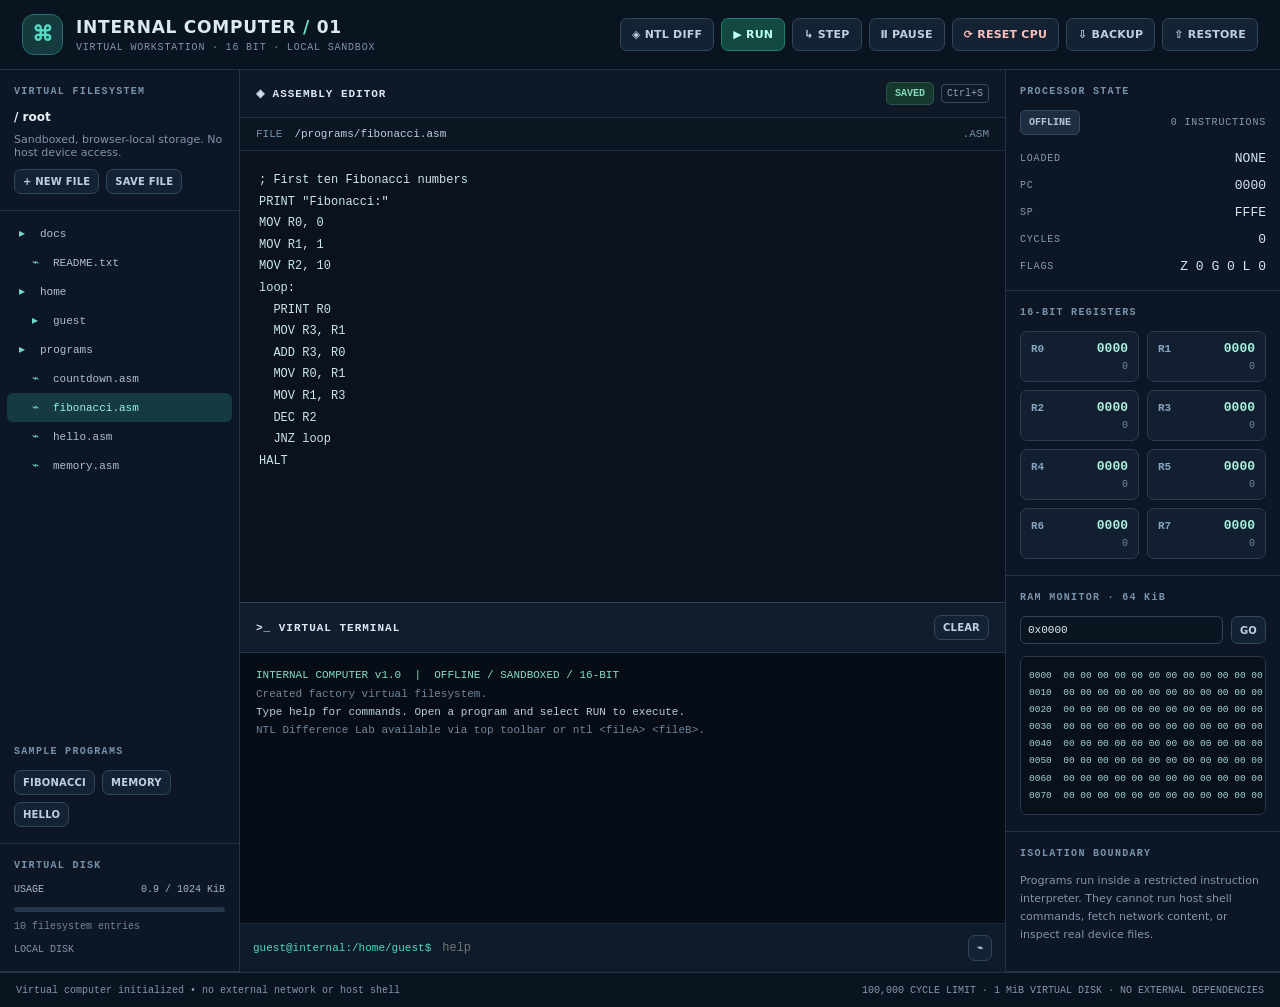
<file: extensions/ntl/NTL_Internal_Computer.html>
<!doctype html>
<html lang="en">
<head>
<meta charset="utf-8">
<meta name="viewport" content="width=device-width, initial-scale=1">
<meta http-equiv="Content-Security-Policy" content="default-src 'none'; script-src 'self' 'unsafe-inline'; style-src 'self' 'unsafe-inline'; img-src 'self' data:; connect-src 'none'; object-src 'none'; base-uri 'none'; form-action 'none'">
<meta name="theme-color" content="#0a1320">
<title>Internal Computer + NTL • Offline Difference Lab</title>
<style>
:root{color-scheme:dark;--base:#070d16;--panel:#0d1624;--panel2:#111e2e;--panel3:#142236;--line:#263346;--text:#dce8f3;--muted:#8195ab;--accent:#55d9c3;--blue:#78a9ff;--gold:#ffc879;--red:#fa817f;--font:ui-monospace,SFMono-Regular,Consolas,"Liberation Mono",monospace}
*{box-sizing:border-box}
html,body{height:100%;margin:0}
body{font-family:system-ui,-apple-system,Segoe UI,Roboto,sans-serif;background:var(--base);color:var(--text);font-size:13px}
button,input,textarea{font:inherit;color:inherit}
button{cursor:pointer}
button:focus-visible,input:focus-visible,textarea:focus-visible{outline:2px solid var(--accent);outline-offset:2px}
.app{min-height:100vh;display:flex;flex-direction:column}
.topbar{height:70px;display:flex;align-items:center;justify-content:space-between;gap:12px;padding:10px 22px;border-bottom:1px solid var(--line);background:#0a1320;flex:none}
.brand{display:flex;align-items:center;gap:13px;min-width:0}
.mark{width:41px;height:41px;display:grid;place-items:center;border:1px solid #286e6c;background:#143b3d;border-radius:12px;font:700 21px var(--font);color:var(--accent)}
.brand h1{font-size:17px;letter-spacing:.045em;margin:0;font-weight:750}
.brand p{font:10px var(--font);color:var(--muted);letter-spacing:.08em;margin:5px 0 0}
.topactions,.controls,.file-actions,.panel-actions{display:flex;gap:7px;align-items:center;flex-wrap:wrap}
.btn{border:1px solid #33465b;background:#142334;border-radius:7px;padding:9px 11px;color:#bcd0e5;letter-spacing:.02em;font-weight:650;font-size:11px;transition:background .1s ease}
.btn:hover{background:#1e3349}
.btn.primary{background:#124940;border-color:#1c806e;color:#b9fff2}
.btn.primary:hover{background:#166656}
.btn.warn{color:#ffbeb8}
.btn.small{padding:6px 8px;font-size:10px}
.workspace{display:grid;grid-template-columns:240px minmax(0,1fr) 275px;min-height:0;flex:1;height:calc(100vh - 105px)}
.left,.right{background:var(--panel);min-height:0;overflow-y:auto}
.left{border-right:1px solid var(--line);display:flex;flex-direction:column}
.right{border-left:1px solid var(--line)}
.left-section,.inspector-section{padding:16px 14px;border-bottom:1px solid var(--line)}
.section-label{font:700 10px var(--font);letter-spacing:.13em;color:#7894ad;margin:0 0 13px}
.muted{color:var(--muted)}
.nav-title{font-weight:700;color:#e6f1fa;font-size:12px}
.file-actions{margin-top:10px}
.file-scroller{padding:8px 7px 10px;overflow-y:auto;flex:1}
.file-entry{display:flex;gap:9px;align-items:center;width:100%;border:0;border-radius:6px;text-align:left;padding:7px 8px;background:transparent;color:#aebfd1;font:11px var(--font)}
.file-entry:hover{background:#18283a}
.file-entry.active{background:#153a41;color:#9af3df}
.file-icon{min-width:12px;color:#72d9c6;font-size:12px}
.file-name{overflow:hidden;text-overflow:ellipsis;white-space:nowrap}
.diskbar{height:5px;border-radius:8px;background:#243647;overflow:hidden;margin:12px 0 8px}
.diskfill{height:100%;background:linear-gradient(90deg,#3cccb4,#9ee4ad);width:0;transition:width .2s}
.disknumbers{font:10px var(--font);color:#a5b7ca;display:flex;justify-content:space-between;gap:8px}
#disk-count{font:10px var(--font);color:#71869e;margin-top:9px}
.center{min-height:0;min-width:0;display:flex;flex-direction:column;background:#080f19}
.panelhead{display:flex;align-items:center;justify-content:space-between;gap:8px;padding:12px 16px;border-bottom:1px solid var(--line);background:#0e1826}
.panelhead strong{font:700 11px var(--font);letter-spacing:.09em}
.smalltag{font:700 10px var(--font);border:1px solid #28574e;background:#15382f;color:#83dbbc;padding:5px 8px;border-radius:5px}
.editor-panel{min-height:175px;display:flex;flex-direction:column;flex:1 1 54%}
.pathbar{display:flex;align-items:center;gap:10px;padding:9px 16px;background:#0b1622;border-bottom:1px solid #1e3044;font:11px var(--font);color:#7390aa}
.pathbar input{min-width:0;flex:1;border:none;background:transparent;color:#bdcfdf;font:11px var(--font);outline:none}
#editor{flex:1;resize:none;background:#09121e;border:0;padding:19px 19px;outline:none;font:12px/1.8 var(--font);color:#cce6e9;white-space:pre;overflow:auto;tab-size:2}
#editor:focus{outline:none}
.terminal-panel{height:41%;min-height:240px;display:flex;flex-direction:column;border-top:1px solid #314155}
.terminal-head{background:#111d2c}
.terminal{flex:1;min-height:0;overflow:auto;padding:13px 16px;background:#060d16;font:11px/1.65 var(--font);color:#b8cddd;overflow-wrap:anywhere}
.term-line{white-space:pre-wrap;min-height:1.6em}
.term-line.command{color:#9cb8e9;margin-top:4px}
.term-line.program{color:#e9ddbb}
.term-line.success{color:#83dfc4}
.term-line.error{color:#ff9696}
.term-line.muted{color:#71869e}
.commandbar{padding:11px 13px;display:flex;gap:9px;align-items:center;border-top:1px solid #1a2c40;background:#0d1b2a;font:11px var(--font);white-space:nowrap}
#prompt-prefix{color:var(--accent)}
#terminal-input{background:transparent;border:0;min-width:30px;flex:1;outline:none;font:12px var(--font);color:white}
.stats-row{display:flex;align-items:center;justify-content:space-between;gap:8px;margin-bottom:16px}
.state{display:inline-block;padding:6px 8px;border:1px solid #35475e;color:#b2c5d7;background:#1d2e40;font:700 10px var(--font);border-radius:5px}
.state[data-state=running]{color:#9ff5d7;background:#1b5043;border-color:#318d6f}
.state[data-state=fault]{color:#ffbab7;background:#5b292c;border-color:#af5156}
.state[data-state=ready]{color:#b9d3ff;background:#203b61;border-color:#436aa0}
.inspector-label{color:#849ab0;font:10px var(--font);letter-spacing:.08em}
.inspector-value{font:13px var(--font);color:#d6e7f6}
.kv{display:flex;justify-content:space-between;align-items:center;gap:10px;margin-top:12px}
.register-grid{display:grid;grid-template-columns:1fr 1fr;gap:8px}
.reg{border:1px solid #293d53;border-radius:7px;background:#121f30;padding:9px 10px}
.regtop{display:flex;justify-content:space-between;align-items:center;gap:6px}
.reg b{font:700 11px var(--font);color:#85a5bf}
.reg code{font:700 13px var(--font);color:#a9efdd}
.reg span{display:block;margin-top:5px;color:#6e879b;font:10px var(--font);text-align:right}
.memory-controls{display:flex;gap:8px;margin:8px 0 12px}
.memory-controls input{min-width:0;width:100%;border:1px solid #30445b;border-radius:6px;padding:7px;background:#0a1522;font:11px var(--font)}
#memory-view{margin:0;padding:10px 8px;background:#07101b;border:1px solid #26394f;border-radius:7px;overflow-x:auto;color:#a6d3d8;line-height:1.75;font:9.5px/1.8 var(--font)}
.bottom{display:flex;justify-content:space-between;align-items:center;gap:8px;padding:8px 16px;background:#0a1320;border-top:1px solid var(--line);min-height:35px;color:#8198ad;font:10px var(--font)}
.bottom .warning{color:var(--red)}
.dot{display:inline-block;background:#47d5af;width:6px;height:6px;border-radius:100%;margin-right:5px}
.kbd{font:10px var(--font);border:1px solid #3a4b5b;padding:3px 5px;border-radius:4px;color:#8fa4b6}
@media(max-width:1120px){.workspace{grid-template-columns:185px minmax(0,1fr) 240px}.left-section,.inspector-section{padding:13px 10px}.topbar{padding:10px 12px}.btn{padding:8px 9px}}
@media(max-width:810px){.workspace{display:flex;flex-direction:column;height:auto}.left{order:2;overflow:visible;border-top:1px solid var(--line);border-right:0;max-height:270px}.left .file-scroller{max-height:160px}.center{order:1;min-height:700px}.right{order:3;display:grid;grid-template-columns:1fr 1fr;border-left:0;border-top:1px solid var(--line);overflow:visible}.right .inspector-section{border-right:1px solid var(--line)}.topbar{height:auto;min-height:70px;flex-wrap:wrap}.topactions{justify-content:flex-start}.editor-panel{min-height:385px}.terminal-panel{min-height:300px}.bottom{flex-wrap:wrap}}
@media(max-width:520px){.right{grid-template-columns:1fr}.topbar{align-items:flex-start}.brand h1{font-size:15px}.brand p{font-size:9px}.topactions .btn{padding:8px 9px}.panelhead{padding:10px}.pathbar{padding:9px 11px}.commandbar{flex-wrap:wrap}#prompt-prefix{font-size:10px}#editor{font-size:11px;padding:13px}.terminal{padding:11px}}

/* Name That LLM difference lab — isolated from the virtual 16-bit CPU. */
.ntl-panel{min-height:0;display:flex;flex-direction:column;overflow:hidden;flex:1;background:#091521}
.ntl-panel[hidden],#vm-editor[hidden],#vm-terminal[hidden]{display:none!important}
.ntl-body{overflow:auto;padding:17px;flex:1;min-height:0}
.ntl-explain{font:12px/1.7 var(--font);color:#aac0d3;margin:0 0 14px;max-width:850px}
.ntl-label{display:block;margin:10px 0 7px;color:#84cfcb;font:700 10px var(--font);letter-spacing:.07em}
.ntl-textarea,.ntl-input{background:#07101c;border:1px solid #355269;border-radius:7px;color:#dae8f4;font:12px/1.6 var(--font);padding:12px;outline:none;width:100%;min-width:0}
.ntl-input{padding:9px 11px}
.ntl-textarea:focus,.ntl-input:focus{border-color:#51bca9}
.ntl-prompt{height:70px;resize:vertical}
.ntl-columns{display:grid;grid-template-columns:minmax(0,1fr) minmax(0,1fr);gap:14px;margin-top:6px}
.ntl-input-response{margin-top:8px;min-height:150px;resize:vertical}
.ntl-actions{display:flex;align-items:center;gap:8px;flex-wrap:wrap;margin:13px 0}
.ntl-status{min-height:18px;margin:9px 0;color:#92d7c0;font:11px var(--font)}
.ntl-status.problem{color:#ff9d9d}
.ntl-report{white-space:pre-wrap;overflow-wrap:anywhere;background:#06101a;border:1px solid #2b4759;border-radius:9px;padding:16px;max-height:360px;overflow:auto;color:#d5e5ee;font:11px/1.7 var(--font)}
.ntl-batch{margin:18px 0 10px;border:1px solid #254354;border-radius:8px;padding:12px;color:#cce5e6}
.ntl-batch summary{cursor:pointer;color:#86dec7;font:700 11px var(--font)}
.ntl-batch .ntl-explain{margin:14px 0}
.ntl-json{height:160px;resize:vertical}
@media(max-width:650px){.ntl-columns{grid-template-columns:1fr}.ntl-body{padding:10px}.ntl-input-response{min-height:145px}.ntl-report{max-height:300px}}

</style>
</head>
<body>
<div class="app">
  <header class="topbar">
    <div class="brand"><div class="mark" aria-hidden="true">⌘</div><div><h1>INTERNAL COMPUTER <span style="color:#6ee0c7">/</span> 01</h1><p>VIRTUAL WORKSTATION · 16 BIT · LOCAL SANDBOX</p></div></div>
    <div class="topactions" role="toolbar" aria-label="Virtual computer controls">
      <button class="btn" id="btn-ntl-mode" aria-controls="ntl-panel" aria-pressed="false">◈ NTL DIFF</button>
      <button class="btn primary" id="btn-run">▶ RUN</button>
      <button class="btn" id="btn-step">↳ STEP</button>
      <button class="btn" id="btn-pause">Ⅱ PAUSE</button>
      <button class="btn warn" id="btn-reset">⟳ RESET CPU</button>
      <button class="btn" id="btn-export">⇩ BACKUP</button>
      <button class="btn" id="btn-import">⇧ RESTORE</button>
    </div>
  </header>
  <div class="workspace">
    <aside class="left" aria-label="Virtual file explorer">
      <section class="left-section">
        <p class="section-label">VIRTUAL FILESYSTEM</p>
        <div class="nav-title">/ root</div>
        <p class="muted" style="font-size:11px;margin:9px 0 0">Sandboxed, browser-local storage. No host device access.</p>
        <div class="file-actions"><button id="btn-new" class="btn small">+ NEW FILE</button><button id="btn-save" class="btn small">SAVE FILE</button></div>
      </section>
      <div class="file-scroller" id="file-list" aria-label="Files and directories"></div>
      <section class="left-section">
        <p class="section-label">SAMPLE PROGRAMS</p>
        <div class="file-actions"><button class="btn small" id="btn-open-fib">FIBONACCI</button><button class="btn small" id="btn-open-mem">MEMORY</button><button class="btn small" id="btn-open-hello">HELLO</button></div>
      </section>
      <section class="left-section"><p class="section-label">VIRTUAL DISK</p><div class="disknumbers"><span>USAGE</span><span id="disk-used">0 / 1024 KiB</span></div><div class="diskbar"><div class="diskfill" id="disk-bar"></div></div><div id="disk-count">0 entries</div><div id="save-state" class="muted" style="font:10px var(--font);margin-top:12px">LOCAL DISK</div></section>
    </aside>
    <main class="center" id="center-main">
      <section class="editor-panel" id="vm-editor" aria-label="Assembly source editor">
        <div class="panelhead"><strong>◈ ASSEMBLY EDITOR</strong><div class="panel-actions"><span class="smalltag" id="editor-indicator">SAVED</span><span class="kbd">Ctrl+S</span></div></div>
        <div class="pathbar"><span>FILE</span><input id="editor-path" type="text" spellcheck="false" aria-label="Current virtual file path" value="/programs/fibonacci.asm"><span>.ASM</span></div>
        <textarea id="editor" spellcheck="false" autocomplete="off" autocorrect="off" autocapitalize="off" aria-label="Assembly source code"></textarea>
      </section>
      <section class="terminal-panel" id="vm-terminal" aria-label="Virtual terminal">
        <div class="panelhead terminal-head"><strong>&gt;_ VIRTUAL TERMINAL</strong><button id="btn-terminal-clear" class="btn small">CLEAR</button></div>
        <div class="terminal" id="terminal-output" role="log" aria-live="polite" aria-relevant="additions text"></div>
        <div class="commandbar"><span id="prompt-prefix">guest@internal:~$</span><input type="text" id="terminal-input" autocomplete="off" autocapitalize="off" spellcheck="false" aria-label="Virtual shell command" placeholder="help" maxlength="1000"><button class="btn small" id="btn-focus-terminal">⌁</button></div>
      </section>
      <section class="ntl-panel" id="ntl-panel" aria-label="Name That LLM Difference Lab" hidden>
        <div class="panelhead"><strong>◈ NAME THAT LLM · DIFFERENCE LAB</strong><span class="smalltag">OFFLINE · NO ATTRIBUTION CLAIM</span></div>
        <div class="ntl-body">
          <p class="ntl-explain">Compare outputs from the <strong>same prompt</strong>. The analysis measures measurable text, structure, and lexical differences; it cannot prove which model produced them. The supplied text stays on this device.</p>
          <label class="ntl-label" for="ntl-prompt">MATCHED TEST PROMPT</label>
          <textarea id="ntl-prompt" class="ntl-textarea ntl-prompt" maxlength="8192" placeholder="Paste the exact prompt used for both models"></textarea>
          <div class="ntl-columns">
            <div class="ntl-response"><label class="ntl-label" for="ntl-a-name">RESPONSE A LABEL</label><input id="ntl-a-name" class="ntl-input" maxlength="100" value="Candidate A"><textarea id="ntl-a" class="ntl-textarea ntl-input-response" maxlength="32768" placeholder="Paste the first model's response"></textarea></div>
            <div class="ntl-response"><label class="ntl-label" for="ntl-b-name">RESPONSE B LABEL</label><input id="ntl-b-name" class="ntl-input" maxlength="100" value="Candidate B"><textarea id="ntl-b" class="ntl-textarea ntl-input-response" maxlength="32768" placeholder="Paste the second model's response"></textarea></div>
          </div>
          <div class="ntl-actions"><button id="btn-ntl-compare" class="btn primary">COMPARE RESPONSES</button><button id="btn-ntl-demo" class="btn">LOAD EXAMPLE</button><button id="btn-ntl-save" class="btn">SAVE TO VIRTUAL DISK</button><button id="btn-ntl-export" class="btn">EXPORT REPORT JSON</button></div>
          <p id="ntl-status" class="ntl-status" role="status">No comparison run.</p>
          <pre id="ntl-result" class="ntl-report" aria-label="Difference analysis result">Run a comparison to see metrics and exact line differences.</pre>
          <details class="ntl-batch"><summary>BATCH EXPERIMENTS · Up to 32 matched prompts</summary>
            <p class="ntl-explain">Paste a JSON object with <code>format: "NTL_DIFF_BATCH"</code>, <code>version: 1</code>, and a <code>cases</code> array. Each case accepts <code>prompt</code>, <code>labelA</code>, <code>labelB</code>, <code>responseA</code>, and <code>responseB</code>.</p>
            <textarea id="ntl-batch-json" class="ntl-textarea ntl-json" aria-label="Batch comparison JSON" placeholder="Paste NTL_DIFF_BATCH JSON here"></textarea>
            <div class="ntl-actions"><button id="btn-ntl-batch" class="btn primary">ANALYZE BATCH</button><button id="btn-ntl-import" class="btn">IMPORT LOCAL JSON</button><button id="btn-ntl-demo-batch" class="btn">EXAMPLE BATCH</button></div>
          </details>
        </div>
      </section>
    </main>
    <aside class="right" aria-label="CPU and memory inspector">
      <section class="inspector-section"><p class="section-label">PROCESSOR STATE</p><div class="stats-row"><span class="state" id="run-state">OFFLINE</span><span class="inspector-label" id="machine-instructions">0 INSTRUCTIONS</span></div><div class="kv"><span class="inspector-label">LOADED</span><span class="inspector-value" id="loaded-label">NONE</span></div><div class="kv"><span class="inspector-label">PC</span><span class="inspector-value" id="pc">0000</span></div><div class="kv"><span class="inspector-label">SP</span><span class="inspector-value" id="sp">FFFE</span></div><div class="kv"><span class="inspector-label">CYCLES</span><span class="inspector-value" id="cycles">0</span></div><div class="kv"><span class="inspector-label">FLAGS</span><span class="inspector-value" id="flags">Z 0 G 0 L 0</span></div></section>
      <section class="inspector-section"><p class="section-label">16-BIT REGISTERS</p><div class="register-grid">
        <div class="reg"><div class="regtop"><b>R0</b><code id="r0">0000</code></div><span id="rv0">0</span></div>
        <div class="reg"><div class="regtop"><b>R1</b><code id="r1">0000</code></div><span id="rv1">0</span></div>
        <div class="reg"><div class="regtop"><b>R2</b><code id="r2">0000</code></div><span id="rv2">0</span></div>
        <div class="reg"><div class="regtop"><b>R3</b><code id="r3">0000</code></div><span id="rv3">0</span></div>
        <div class="reg"><div class="regtop"><b>R4</b><code id="r4">0000</code></div><span id="rv4">0</span></div>
        <div class="reg"><div class="regtop"><b>R5</b><code id="r5">0000</code></div><span id="rv5">0</span></div>
        <div class="reg"><div class="regtop"><b>R6</b><code id="r6">0000</code></div><span id="rv6">0</span></div>
        <div class="reg"><div class="regtop"><b>R7</b><code id="r7">0000</code></div><span id="rv7">0</span></div>
      </div></section>
      <section class="inspector-section"><p class="section-label">RAM MONITOR · 64 KiB</p><div class="memory-controls"><input type="text" id="memory-offset" value="0x0000" aria-label="RAM offset"><button class="btn small" id="btn-memory">GO</button></div><pre id="memory-view">0000</pre></section>
      <section class="inspector-section"><p class="section-label">ISOLATION BOUNDARY</p><p class="muted" style="font-size:11px;line-height:1.65">Programs run inside a restricted instruction interpreter. They cannot run host shell commands, fetch network content, or inspect real device files.</p></section>
    </aside>
  </div>
  <footer class="bottom"><span id="status-note"><span class="dot"></span> Initializing virtual computer</span><span>100,000 CYCLE LIMIT · 1 MiB VIRTUAL DISK · NO EXTERNAL DEPENDENCIES</span></footer>
</div>
<input id="import-file" type="file" accept=".json,application/json" hidden>
<input id="ntl-import-file" type="file" accept=".json,application/json" hidden>
<script>
/* Internal Computer: deterministic, offline, 16-bit virtual machine.
 * No eval(), Function(), remote requests, or access to host files/processes.
 */
(function (root, factory) {
  const api = factory();
  if (typeof module !== 'undefined' && module.exports) module.exports = api;
  root.VComputerCore = api;
})(typeof globalThis !== 'undefined' ? globalThis : this, function () {
  'use strict';
  const FS_LIMIT = 1024 * 1024;
  const FILE_LIMIT = 128 * 1024;
  const ENTRY_LIMIT = 500;
  const MAX_PATH = 256;
  const MAX_SOURCE_LINES = 5000;
  const MAX_INSTRUCTIONS = 3000;
  const RAM_SIZE = 65536;
  const CYCLE_LIMIT = 100000;
  const utf8Size = s => new TextEncoder().encode(s).length;
  const assert = (ok, message) => { if (!ok) throw new Error(message); };
  const clone = obj => JSON.parse(JSON.stringify(obj));
  const normal = (path, cwd = '/home/guest') => {
    assert(typeof path === 'string' && path.length > 0 && !path.includes('\0'), 'Invalid path');
    let p = path === '~' ? '/home/guest' : path.startsWith('~/') ? '/home/guest/' + path.slice(2) : path;
    if (!p.startsWith('/')) p = cwd + '/' + p;
    const parts = [];
    for (const bit of p.split('/')) {
      if (bit === '' || bit === '.') continue;
      if (bit === '..') { parts.pop(); continue; }
      assert(bit.length <= 100 && !/[\x00-\x1f]/.test(bit), 'Invalid path segment');
      parts.push(bit);
    }
    const result = '/' + parts.join('/');
    assert(result.length <= MAX_PATH, 'Path too long');
    return result;
  };
  const parentOf = path => path === '/' ? null : (path.slice(0, path.lastIndexOf('/')) || '/');
  class VirtualFS {
    constructor(seed = true) {
      this.entries = { '/': { type: 'dir' } };
      if (seed) this.seed();
    }
    seed() {
      for (const dir of ['/home', '/home/guest', '/programs', '/docs']) this.mkdir(dir);
      this.write('/programs/hello.asm', '; 16-bit VM: Hello World\nPRINT "Hello from the internal computer."\nPRINT "The CPU is virtual. Your files stay in this browser."\nHALT\n');
      this.write('/programs/fibonacci.asm', '; First ten Fibonacci numbers\nPRINT "Fibonacci:"\nMOV R0, 0\nMOV R1, 1\nMOV R2, 10\nloop:\n  PRINT R0\n  MOV R3, R1\n  ADD R3, R0\n  MOV R0, R1\n  MOV R1, R3\n  DEC R2\n  JNZ loop\nHALT\n');
      this.write('/programs/memory.asm', '; Store/load a 16-bit number in virtual RAM\nMOV R0, 918\nSTORE [0x0100], R0\nLOAD R1, [0x0100]\nPRINT "Value loaded from RAM:"\nPRINT R1\nHALT\n');
      this.write('/programs/countdown.asm', '; Countdown using a conditional jump\nMOV R0, 5\nagain:\n  PRINT R0\n  DEC R0\n  JNZ again\nPRINT "Liftoff"\nHALT\n');
      this.write('/docs/README.txt', 'INTERNAL COMPUTER v1\n\nOpen .asm programs from /programs.\nUse Run to execute or Step to inspect individual instructions.\nCPU: 8 x 16-bit registers, 64 KiB RAM, labels and instructions.\nVirtual filesystem persists in local browser storage.\nNo host shell, network, device, or external AI access.\nType help in the terminal for commands.\n');
    }
    path(path, cwd) { return normal(path, cwd); }
    get(path, cwd) { const p = normal(path, cwd); return this.entries[p] || null; }
    mustGet(path, cwd) { const p = normal(path, cwd); assert(this.entries[p], 'Not found: ' + p); return this.entries[p]; }
    mustParent(p) { const parent = parentOf(p); assert(parent !== null && this.entries[parent]?.type === 'dir', 'Parent directory missing: ' + parent); }
    mkdir(path, cwd) {
      const p = normal(path, cwd);
      assert(p !== '/' && !this.entries[p], 'Already exists: ' + p);
      this.mustParent(p);
      assert(Object.keys(this.entries).length < ENTRY_LIMIT, 'Filesystem entry limit reached');
      this.entries[p] = { type: 'dir' };
      return p;
    }
    write(path, content, cwd) {
      const p = normal(path, cwd);
      assert(typeof content === 'string', 'File content must be text');
      assert(utf8Size(content) <= FILE_LIMIT, 'File exceeds 128 KiB limit');
      this.mustParent(p);
      assert(!this.entries[p] || this.entries[p].type === 'file', 'Cannot overwrite directory');
      const old = this.entries[p]?.type === 'file' ? utf8Size(this.entries[p].content) : 0;
      const used = this.usage() - old + utf8Size(content);
      assert(used <= FS_LIMIT, 'Virtual disk full (1 MiB limit)');
      assert(this.entries[p] || Object.keys(this.entries).length < ENTRY_LIMIT, 'Filesystem entry limit reached');
      this.entries[p] = { type: 'file', content };
      return p;
    }
    read(path, cwd) { const p = normal(path, cwd); const e = this.mustGet(p); assert(e.type === 'file', 'Not a file: ' + p); return e.content; }
    list(path = '.', cwd = '/home/guest') {
      const p = normal(path, cwd), item = this.mustGet(p);
      if (item.type === 'file') return [{ path: p, name: p.split('/').pop(), type: 'file' }];
      const prefix = p === '/' ? '/' : p + '/';
      return Object.entries(this.entries).filter(([q]) => q !== p && q.startsWith(prefix) && !q.slice(prefix.length).includes('/'))
        .map(([q, e]) => ({ path: q, name: q.slice(prefix.length), type: e.type }))
        .sort((a, b) => (a.type === b.type ? a.name.localeCompare(b.name) : a.type === 'dir' ? -1 : 1));
    }
    tree(path = '/', cwd = '/home/guest') {
      const p = normal(path, cwd); this.mustGet(p);
      return Object.keys(this.entries).filter(q => q === p || q.startsWith(p === '/' ? '/' : p + '/')).sort();
    }
    remove(path, cwd) {
      const p = normal(path, cwd); assert(p !== '/', 'Cannot remove filesystem root');
      this.mustGet(p);
      const targets = Object.keys(this.entries).filter(q => q === p || q.startsWith(p + '/'));
      assert(targets.length === 1, 'Directory is not empty: ' + p);
      delete this.entries[p];
    }
    move(src, dst, cwd, keep = false) {
      const a = normal(src, cwd), b = normal(dst, cwd);
      assert(a !== '/' && b !== '/' && a !== b, 'Invalid move/copy target');
      const entry = this.mustGet(a);
      assert(!this.entries[b], 'Destination exists: ' + b);
      this.mustParent(b);
      assert(!(b + '/').startsWith(a + '/'), 'Cannot move directory into itself');
      const descendants = this.tree(a);
      assert(Object.keys(this.entries).length + (keep ? descendants.length : 0) <= ENTRY_LIMIT, 'Filesystem entry limit reached');
      for (const p of descendants) {
        const dest = b + p.slice(a.length);
        assert(!this.entries[dest], 'Destination conflict: ' + dest);
      }
      if (keep) {
        const extra = descendants.reduce((s, p) => s + (this.entries[p].type === 'file' ? utf8Size(this.entries[p].content) : 0), 0);
        assert(this.usage() + extra <= FS_LIMIT, 'Virtual disk full');
      }
      const items = descendants.map(p => [b + p.slice(a.length), clone(this.entries[p])]);
      if (!keep) for (const p of descendants) delete this.entries[p];
      for (const [p, e] of items) this.entries[p] = e;
      return { from: a, to: b, type: entry.type };
    }
    usage() { return Object.values(this.entries).reduce((s, e) => s + (e.type === 'file' ? utf8Size(e.content) : 0), 0); }
    snapshot() { return { version: 1, entries: clone(this.entries) }; }
    restore(payload) {
      assert(payload && payload.version === 1 && payload.entries && typeof payload.entries === 'object' && !Array.isArray(payload.entries), 'Invalid filesystem backup');
      const raw = payload.entries, keys = Object.keys(raw), clean = Object.create(null);
      assert(keys.length > 0 && keys.length <= ENTRY_LIMIT && raw['/']?.type === 'dir', 'Invalid filesystem entries');
      let total = 0;
      for (const p of keys) {
        assert(normal(p, '/') === p, 'Invalid canonical path: ' + p);
        const value = raw[p];
        assert(value && (value.type === 'dir' || value.type === 'file'), 'Invalid entry type');
        assert(value.type === 'dir' ? value.content === undefined : typeof value.content === 'string', 'Invalid entry content');
        if (value.type === 'file') { const size = utf8Size(value.content); assert(size <= FILE_LIMIT, 'File too large'); total += size; }
        clean[p] = value.type === 'dir' ? { type: 'dir' } : { type: 'file', content: value.content };
      }
      assert(total <= FS_LIMIT, 'Backup exceeds virtual disk capacity');
      for (const p of keys) if (p !== '/') assert(clean[parentOf(p)]?.type === 'dir', 'Missing parent directory: ' + p);
      this.entries = Object.assign({}, clean);
    }
  }
  function splitOperands(source) {
    const pieces = [];
    let part = '', quote = '', escaped = false, brackets = 0;
    for (const c of source) {
      if (quote) {
        part += c;
        if (escaped) escaped = false;
        else if (c === '\\') escaped = true;
        else if (c === quote) quote = '';
      } else if (c === '"' || c === "'") { quote = c; part += c; }
      else if (c === '[') { brackets++; part += c; }
      else if (c === ']') { brackets--; assert(brackets >= 0, 'Invalid memory operand'); part += c; }
      else if (c === ',' && brackets === 0) { pieces.push(part.trim()); part = ''; }
      else part += c;
    }
    assert(!quote && brackets === 0, 'Unclosed quote or memory operand');
    if (part.trim() || pieces.length) pieces.push(part.trim());
    return pieces;
  }
  function uncomment(line) {
    let quote = '', escaped = false;
    for (let i = 0; i < line.length; i++) {
      const c = line[i];
      if (quote) {
        if (escaped) escaped = false;
        else if (c === '\\') escaped = true;
        else if (c === quote) quote = '';
      } else if (c === '"' || c === "'") quote = c;
      else if (c === ';') return line.slice(0, i);
    }
    return line;
  }
  const INSTRUCTIONS = {
    NOP: 0, HALT: 0, MOV: 2, ADD: 2, SUB: 2, MUL: 2, DIV: 2, MOD: 2,
    AND: 2, OR: 2, XOR: 2, SHL: 2, SHR: 2, CMP: 2,
    INC: 1, DEC: 1, JMP: 1, JZ: 1, JNZ: 1, JG: 1, JL: 1,
    LOAD: 2, STORE: 2, PUSH: 1, POP: 1, PRINT: 1, PRINTC: 1
  };
  function parseText(t) {
    if (t.startsWith('"')) { assert(t.endsWith('"'), 'Unclosed string'); try { return JSON.parse(t); } catch { throw new Error('Invalid quoted string'); } }
    if (t.startsWith("'")) {
      assert(t.endsWith("'"), 'Unclosed string');
      return t.slice(1, -1).replace(/\\([\\'nrt])/g, (_, c) => ({ n: '\n', r: '\r', t: '\t', "'": "'", '\\': '\\' })[c]);
    }
    return null;
  }
  function compile(source) {
    assert(typeof source === 'string' && utf8Size(source) <= FILE_LIMIT, 'Program source exceeds limit');
    const lines = source.split(/\r?\n/);
    assert(lines.length <= MAX_SOURCE_LINES, 'Program has too many lines');
    const labels = Object.create(null), code = [];
    for (let i = 0; i < lines.length; i++) {
      let line = uncomment(lines[i]).trim();
      if (!line) continue;
      while (true) {
        const match = line.match(/^([A-Za-z_][\w]*):\s*/);
        if (!match) break;
        const label = match[1].toLowerCase();
        assert(labels[label] === undefined, 'Duplicate label ' + label + ' at line ' + (i + 1));
        labels[label] = code.length;
        line = line.slice(match[0].length).trim();
        if (!line) break;
      }
      if (!line) continue;
      const match = line.match(/^([A-Za-z]+)(?:\s+(.+))?$/);
      assert(match, 'Invalid instruction on line ' + (i + 1));
      const op = match[1].toUpperCase();
      assert(Object.prototype.hasOwnProperty.call(INSTRUCTIONS, op), 'Unknown opcode ' + op + ' on line ' + (i + 1));
      const args = match[2] ? splitOperands(match[2]) : [];
      assert(args.length === INSTRUCTIONS[op] && args.every(Boolean), 'Wrong operand count for ' + op + ' on line ' + (i + 1));
      code.push({ op, args, line: i + 1 });
      assert(code.length <= MAX_INSTRUCTIONS, 'Program exceeds instruction limit');
    }
    assert(code.length > 0, 'Program is empty');
    const jump = new Set(['JMP', 'JZ', 'JNZ', 'JG', 'JL']);
    const reg = /^R[0-7]$/i;
    const mem = /^\[(.+)\]$/;
    const validVal = x => reg.test(x) || /^-?(?:0x[0-9a-f]+|\d+)$/i.test(x);
    const requireValue = (x, line) => assert(validVal(x), 'Invalid numeric operand ' + x + ' at line ' + line);
    for (const ins of code) {
      const { op, args: a, line } = ins;
      if (jump.has(op)) {
        const target = a[0].toLowerCase();
        assert(labels[target] !== undefined || /^\d+$/.test(target), 'Unknown jump target ' + a[0] + ' at line ' + line);
        const dest = labels[target] !== undefined ? labels[target] : Number(target);
        assert(dest >= 0 && dest < code.length, 'Jump target outside program at line ' + line);
        ins.target = dest;
      } else if (op === 'PRINT' || op === 'PRINTC') {
        if (op === 'PRINT' && parseText(a[0]) !== null) ins.literal = parseText(a[0]);
        else requireValue(a[0], line);
      } else if (op === 'LOAD') {
        assert(reg.test(a[0]) && mem.test(a[1]), 'LOAD requires register, [address] at line ' + line);
        requireValue(a[1].match(mem)[1].trim(), line);
      } else if (op === 'STORE') {
        assert(mem.test(a[0]), 'STORE requires [address], value at line ' + line);
        requireValue(a[0].match(mem)[1].trim(), line); requireValue(a[1], line);
      } else if (['MOV','ADD','SUB','MUL','DIV','MOD','AND','OR','XOR','SHL','SHR'].includes(op)) {
        assert(reg.test(a[0]), op + ' destination must be R0-R7 at line ' + line); requireValue(a[1], line);
      } else if (op === 'CMP') { requireValue(a[0], line); requireValue(a[1], line); }
      else if (['INC','DEC','POP'].includes(op)) assert(reg.test(a[0]), op + ' needs R0-R7 at line ' + line);
      else if (op === 'PUSH') requireValue(a[0], line);
    }
    return { code, labels };
  }
  class VirtualCPU {
    constructor(onOutput) {
      this.onOutput = typeof onOutput === 'function' ? onOutput : () => {};
      this.reset();
    }
    reset() {
      this.ram = new Uint8Array(RAM_SIZE);
      this.regs = new Uint16Array(8);
      this.pc = 0; this.sp = 0xFFFE; this.z = false; this.g = false; this.l = false;
      this.halted = true; this.cycles = 0; this.program = null; this.fault = null;
    }
    load(source) {
      const assembled = compile(source);
      this.reset(); this.program = assembled; this.halted = false;
      return assembled.code.length;
    }
    value(x) {
      const text = x.trim();
      if (/^R[0-7]$/i.test(text)) return this.regs[Number(text[1])];
      const n = /^-?0x/i.test(text) ? Number.parseInt(text, 16) : Number(text);
      assert(Number.isInteger(n) && Number.isSafeInteger(n), 'Invalid numeric value: ' + text);
      return n;
    }
    address(x) {
      const m = x.trim().match(/^\[(.+)\]$/);
      assert(m, 'Expected [address]: ' + x);
      const at = this.value(m[1]);
      assert(at >= 0 && at < RAM_SIZE - 1, '16-bit RAM access out of range: ' + at);
      return at;
    }
    read16(at) { return this.ram[at] | (this.ram[at + 1] << 8); }
    write16(at, v) { this.ram[at] = v & 255; this.ram[at + 1] = (v >>> 8) & 255; }
    setReg(r, v) { const n = Number(r[1]); this.regs[n] = v & 0xffff; this.z = this.regs[n] === 0; }
    step() {
      if (!this.program) throw new Error('No program loaded');
      if (this.halted) return { state: 'halted', cycles: this.cycles };
      if (this.cycles >= CYCLE_LIMIT) {
        this.halted = true; this.fault = 'Cycle limit reached (' + CYCLE_LIMIT + ')'; throw new Error(this.fault);
      }
      if (this.pc >= this.program.code.length) { this.halted = true; return { state: 'halted', cycles: this.cycles }; }
      const ins = this.program.code[this.pc];
      const { op, args: a } = ins;
      this.pc++; this.cycles++;
      try {
        if (op === 'NOP') {}
        else if (op === 'HALT') this.halted = true;
        else if (op === 'MOV') this.setReg(a[0], this.value(a[1]));
        else if (['ADD','SUB','MUL','DIV','MOD','AND','OR','XOR','SHL','SHR'].includes(op)) {
          const x = this.value(a[0]), y = this.value(a[1]); let v;
          if (op === 'ADD') v = x + y;
          else if (op === 'SUB') v = x - y;
          else if (op === 'MUL') v = x * y;
          else if (op === 'DIV') { assert(y !== 0, 'Division by zero'); v = Math.trunc(x / y); }
          else if (op === 'MOD') { assert(y !== 0, 'Modulo by zero'); v = x % y; }
          else if (op === 'AND') v = x & y;
          else if (op === 'OR') v = x | y;
          else if (op === 'XOR') v = x ^ y;
          else if (op === 'SHL') v = x << (y & 15);
          else v = x >>> (y & 15);
          this.setReg(a[0], v);
        } else if (op === 'INC') this.setReg(a[0], this.value(a[0]) + 1);
        else if (op === 'DEC') this.setReg(a[0], this.value(a[0]) - 1);
        else if (op === 'CMP') {
          const x = this.value(a[0]) & 0xffff, y = this.value(a[1]) & 0xffff;
          this.z = x === y; this.g = x > y; this.l = x < y;
        } else if (op === 'JMP' || (op === 'JZ' && this.z) || (op === 'JNZ' && !this.z) || (op === 'JG' && this.g) || (op === 'JL' && this.l)) this.pc = ins.target;
        else if (op === 'LOAD') this.setReg(a[0], this.read16(this.address(a[1])));
        else if (op === 'STORE') this.write16(this.address(a[0]), this.value(a[1]));
        else if (op === 'PUSH') {
          assert(this.sp >= 0xC002, 'Stack overflow');
          this.sp -= 2; this.write16(this.sp, this.value(a[0]));
        } else if (op === 'POP') {
          assert(this.sp < 0xFFFE, 'Stack underflow');
          this.setReg(a[0], this.read16(this.sp)); this.sp += 2;
        } else if (op === 'PRINT') this.onOutput(ins.literal !== undefined ? ins.literal : String(this.value(a[0])));
        else if (op === 'PRINTC') this.onOutput(String.fromCharCode(this.value(a[0]) & 255));
      } catch (err) {
        this.halted = true; this.fault = 'Line ' + ins.line + ': ' + err.message;
        throw new Error(this.fault);
      }
      if (this.pc >= this.program.code.length) this.halted = true;
      return { state: this.halted ? 'halted' : 'ready', cycles: this.cycles, line: ins.line, pc: this.pc };
    }
    run(maxSteps = CYCLE_LIMIT) {
      assert(Number.isInteger(maxSteps) && maxSteps > 0, 'maxSteps must be positive integer');
      let count = 0;
      while (!this.halted && count < maxSteps) { this.step(); count++; }
      return { steps: count, halted: this.halted, cycles: this.cycles };
    }
    ramView(start = 0, length = 64) {
      assert(Number.isInteger(start) && start >= 0 && start < RAM_SIZE, 'Invalid memory offset');
      assert(Number.isInteger(length) && length >= 1 && length <= 256, 'Memory view must be 1-256 bytes');
      return Array.from(this.ram.slice(start, Math.min(start + length, RAM_SIZE)));
    }
    state() {
      return { regs: Array.from(this.regs), pc: this.pc, sp: this.sp, z: this.z, g: this.g, l: this.l,
        cycles: this.cycles, halted: this.halted, fault: this.fault, instructions: this.program?.code.length ?? 0 };
    }
  }
  function shellWords(raw) {
    const result = []; let cur = '', quoted = '', escaped = false, started = false;
    for (const ch of raw) {
      if (escaped) { cur += ch === 'n' ? '\n' : ch === 't' ? '\t' : ch; escaped = false; started = true; }
      else if (ch === '\\') escaped = true;
      else if (quoted) { if (ch === quoted) quoted = ''; else cur += ch; }
      else if (ch === '"' || ch === "'") { quoted = ch; started = true; }
      else if (/\s/.test(ch)) { if (started) { result.push(cur); cur = ''; started = false; } }
      else { cur += ch; started = true; }
    }
    assert(!quoted && !escaped, 'Unclosed quote or escape');
    if (started) result.push(cur);
    return result;
  }
  return { VirtualFS, VirtualCPU, compile, normal, shellWords,
    constants: { FS_LIMIT, FILE_LIMIT, ENTRY_LIMIT, RAM_SIZE, CYCLE_LIMIT } };
});

</script>
<script>
/* NTL Difference Lab v1: deterministic, offline text and model-output comparisons.
 * This analyzes supplied responses. It does not infer a model's identity.
 */
(function (root, factory) {
  const api = factory();
  if (typeof module !== 'undefined' && module.exports) module.exports = api;
  root.NTLDiff = api;
})(typeof globalThis !== 'undefined' ? globalThis : this, function () {
  'use strict';
  const MAX_TEXT = 32768;
  const MAX_PROMPT = 8192;
  const MAX_CASES = 32;
  const MAX_DIFF_LINES = 180;
  const WORD = /[\p{L}\p{N}]+(?:['’][\p{L}\p{N}]+)*/gu;
  const round = n => Math.round(n * 10000) / 10000;
  function check(cond, error) { if (!cond) throw new Error(error); }
  function checkText(value, label, max = MAX_TEXT) {
    check(typeof value === 'string', label + ' must be a string');
    check(value.length <= max, label + ' exceeds the ' + max + '-character limit');
    return value;
  }
  function tokens(text) { return (text.normalize('NFKC').toLocaleLowerCase('en-US').match(WORD) || []); }
  function normalized(text) { return text.normalize('NFKC').replace(/\s+/g, ' ').trim().toLocaleLowerCase('en-US'); }
  function frequency(list) { const counts = new Map(); for (const x of list) counts.set(x, (counts.get(x) || 0) + 1); return counts; }
  function jaccard(a, b) {
    const left = new Set(a), right = new Set(b);
    if (left.size === 0 && right.size === 0) return 1;
    let shared = 0;
    for (const key of left) if (right.has(key)) shared++;
    return round(shared / (left.size + right.size - shared));
  }
  function bigrams(list) { const out = []; for (let i = 1; i < list.length; i++) out.push(list[i - 1] + '\u0000' + list[i]); return out; }
  function charTrigrams(input) {
    const text = normalized(input);
    const chars = Array.from(text);
    if (chars.length < 3) return chars.length ? [chars.join('')] : [];
    const out = [];
    for (let i = 0; i + 2 < chars.length; i++) out.push(chars.slice(i, i + 3).join(''));
    return out;
  }
  // Jensen-Shannon divergence, base 2, bounded to [0,1].
  function divergence(a, b) {
    const fa = frequency(a), fb = frequency(b);
    const sa = a.length, sb = b.length;
    if (!sa && !sb) return 0;
    if (!sa || !sb) return 1;
    const keys = new Set([...fa.keys(), ...fb.keys()]);
    let js = 0;
    for (const key of keys) {
      const p = (fa.get(key) || 0) / sa, q = (fb.get(key) || 0) / sb;
      const m = (p + q) / 2;
      if (p) js += 0.5 * p * Math.log2(p / m);
      if (q) js += 0.5 * q * Math.log2(q / m);
    }
    return round(Math.min(1, Math.max(0, js)));
  }
  function measures(text) {
    checkText(text, 'Response');
    const t = tokens(text);
    const lines = text.split(/\r?\n/);
    const nonblank = lines.filter(x => x.trim());
    const sentences = text.match(/[.!?]+(?=\s|$)/g) || [];
    const words = t.length;
    const count = re => (text.match(re) || []).length;
    const codeFences = count(/^\s*```/gm);
    const bullets = count(/^\s*[-*+]\s+\S/gm);
    const ordered = count(/^\s*\d+[.)]\s+\S/gm);
    const headings = count(/^\s*#{1,6}\s+\S/gm);
    const questions = count(/\?/g);
    const commas = count(/,/g);
    const semicolons = count(/;/g);
    const emojis = count(/\p{Extended_Pictographic}/gu);
    const code = codeFences >= 2 ? true : false;
    const paragraphs = text.trim() ? text.trim().split(/\n\s*\n/).length : 0;
    const avg = words ? t.reduce((n, w) => n + Array.from(w).length, 0) / words : 0;
    return {
      characters: text.length,
      words,
      uniqueWords: new Set(t).size,
      uniqueWordRatio: round(words ? new Set(t).size / words : 0),
      meanWordLength: round(avg),
      sentenceCount: sentences.length,
      wordsPerSentence: round(sentences.length ? words / sentences.length : 0),
      lineCount: lines.length,
      nonblankLines: nonblank.length,
      paragraphs,
      bulletCount: bullets,
      numberedCount: ordered,
      headingCount: headings,
      codeFenceCount: codeFences,
      hasFencedCode: code,
      questionCount: questions,
      commaCount: commas,
      semicolonCount: semicolons,
      emojiCount: emojis,
      estimatedReadingWords: words
    };
  }
  function deltas(a, b) {
    const keys = Object.keys(a).filter(key => typeof a[key] === 'number');
    return Object.fromEntries(keys.map(key => [key, round(b[key] - a[key])]));
  }
  function changedTerms(a, b, limit = 12) {
    const x = frequency(tokens(a)), y = frequency(tokens(b));
    return [...new Set([...x.keys(), ...y.keys()])]
      .map(term => ({ term, inA: x.get(term) || 0, inB: y.get(term) || 0, delta: (y.get(term) || 0) - (x.get(term) || 0) }))
      .filter(x => x.delta !== 0)
      .sort((u, v) => Math.abs(v.delta) - Math.abs(u.delta) || u.term.localeCompare(v.term))
      .slice(0, limit);
  }
  function excerpt(text, start, end, radius = 42) {
    const before = Math.max(0, start - radius), after = Math.min(text.length, end + radius);
    return (before ? '…' : '') + text.slice(before, after) + (after < text.length ? '…' : '');
  }
  function changeRegion(a, b) {
    if (a === b) return { firstDifferenceIndex: -1, removed: '', added: '', changedCharactersA: 0, changedCharactersB: 0 };
    let start = 0;
    const length = Math.min(a.length, b.length);
    while (start < length && a[start] === b[start]) start++;
    let endA = a.length, endB = b.length;
    while (endA > start && endB > start && a[endA - 1] === b[endB - 1]) { endA--; endB--; }
    return { firstDifferenceIndex: start,
      removed: excerpt(a, start, endA), added: excerpt(b, start, endB),
      changedCharactersA: endA - start, changedCharactersB: endB - start };
  }
  // Exact line-by-line LCS diff for bounded input. Does not execute pasted text.
  function lineDiff(a, b) {
    const la = a.split(/\r?\n/), lb = b.split(/\r?\n/);
    const truncated = la.length > MAX_DIFF_LINES || lb.length > MAX_DIFF_LINES;
    const aa = la.slice(0, MAX_DIFF_LINES), bb = lb.slice(0, MAX_DIFF_LINES);
    const n = aa.length, m = bb.length;
    const dp = Array.from({ length: n + 1 }, () => new Uint16Array(m + 1));
    for (let i = n - 1; i >= 0; i--) {
      for (let j = m - 1; j >= 0; j--) dp[i][j] = aa[i] === bb[j] ? dp[i + 1][j + 1] + 1 : Math.max(dp[i + 1][j], dp[i][j + 1]);
    }
    let i = 0, j = 0;
    const changes = [];
    const summary = { equal: 0, added: 0, removed: 0 };
    while (i < n || j < m) {
      if (i < n && j < m && aa[i] === bb[j]) { summary.equal++; i++; j++; }
      else if (j < m && (i === n || dp[i][j + 1] >= dp[i + 1][j])) {
        summary.added++; changes.push({ type: 'add', lineB: j + 1, text: bb[j] }); j++;
      } else { summary.removed++; changes.push({ type: 'remove', lineA: i + 1, text: aa[i] }); i++; }
    }
    return { summary, changes: changes.slice(0, 120), omittedChanges: Math.max(0, changes.length - 120),
      truncated, limits: { maxLinesPerResponse: MAX_DIFF_LINES, maxDisplayedChanges: 120 } };
  }
  function analyzePair(input) {
    check(input && typeof input === 'object' && !Array.isArray(input), 'Pair input must be an object');
    const prompt = checkText(input.prompt ?? '', 'Prompt', MAX_PROMPT);
    const responseA = checkText(input.responseA, 'Response A');
    const responseB = checkText(input.responseB, 'Response B');
    const labelA = checkText(input.labelA ?? 'A', 'Label A', 100);
    const labelB = checkText(input.labelB ?? 'B', 'Label B', 100);
    const a = measures(responseA), b = measures(responseB);
    const ta = tokens(responseA), tb = tokens(responseB);
    const same = responseA === responseB;
    const normSame = normalized(responseA) === normalized(responseB);
    const uni = jaccard(ta, tb), bi = jaccard(bigrams(ta), bigrams(tb));
    const js = divergence(charTrigrams(responseA), charTrigrams(responseB));
    const structuralKeys = ['paragraphs', 'bulletCount', 'numberedCount', 'headingCount', 'codeFenceCount', 'questionCount'];
    const structuralChanges = structuralKeys.filter(key => a[key] !== b[key]);
    const ratio = a.words && b.words ? round(Math.min(a.words, b.words) / Math.max(a.words, b.words)) : (a.words === b.words ? 1 : 0);
    const labels = same ? ['exact-match'] : normSame ? ['surface-only-difference'] : ['content-difference'];
    if (!normSame && structuralChanges.length) labels.push('structure-difference');
    if (!normSame && ratio < 0.7) labels.push('length-difference');
    return {
      format: 'NTL_DIFFERENCE_REPORT', version: 1,
      context: { prompt, labelA, labelB },
      exactMatch: same, normalizedMatch: normSame,
      classification: labels,
      metrics: { wordJaccard: uni, bigramJaccard: bi, charTrigramJSD: js,
        wordCountRatio: ratio },
      features: { A: a, B: b, delta: deltas(a, b) },
      structuralChanges,
      changedTerms: changedTerms(responseA, responseB),
      firstChange: changeRegion(responseA, responseB),
      lineDiff: lineDiff(responseA, responseB),
      interpretation: same ? 'Outputs are byte-for-byte equal.' : normSame ?
        'Outputs differ in case, Unicode normalization, or whitespace only.' :
        'Outputs differ. Similarity scores quantify surface and distribution changes, not factual correctness or model identity.',
      attribution: { status: 'not-identified', note: 'A/B response differences alone cannot identify the generating LLM. Evaluate against independent, labeled reference data.' }
    };
  }
  function parseBatch(data) {
    const obj = typeof data === 'string' ? JSON.parse(data) : data;
    check(obj && typeof obj === 'object' && !Array.isArray(obj) && obj.format === 'NTL_DIFF_BATCH' && obj.version === 1 && Array.isArray(obj.cases), 'Expected NTL_DIFF_BATCH v1 JSON');
    check(obj.cases.length >= 1 && obj.cases.length <= MAX_CASES, 'Batch must contain 1..' + MAX_CASES + ' cases');
    const labelPairs = new Set(obj.cases.map(c => JSON.stringify([c?.labelA ?? 'A', c?.labelB ?? 'B'])));
    check(labelPairs.size === 1, 'All batch cases must compare the same A/B candidate labels');
    return obj.cases.map((c, i) => {
      check(c && typeof c === 'object' && !Array.isArray(c), 'Case ' + (i + 1) + ' must be an object');
      const parsed = { prompt: checkText(c.prompt ?? '', 'Case prompt', MAX_PROMPT),
        labelA: checkText(c.labelA ?? 'A', 'Case labelA', 100),
        labelB: checkText(c.labelB ?? 'B', 'Case labelB', 100),
        responseA: checkText(c.responseA, 'Case responseA'), responseB: checkText(c.responseB, 'Case responseB') };
      return parsed;
    });
  }
  function analyzeBatch(obj) {
    const cases = parseBatch(obj);
    const reports = cases.map(analyzePair);
    const mean = key => round(reports.reduce((n, r) => n + r.metrics[key], 0) / reports.length);
    const exactMatches = reports.filter(r => r.exactMatch).length;
    const normalizedMatches = reports.filter(r => r.normalizedMatch).length;
    return {
      format: 'NTL_BATCH_REPORT', version: 1, count: reports.length, exactMatches, normalizedMatches,
      summary: { meanWordJaccard: mean('wordJaccard'), meanBigramJaccard: mean('bigramJaccard'),
        meanCharTrigramJSD: mean('charTrigramJSD'), meanWordCountRatio: mean('wordCountRatio'),
        differentPrompts: new Set(cases.map(c => normalized(c.prompt))).size },
      cases: reports,
      attribution: { status: 'not-identified', note: 'Multi-prompt comparisons characterize reproducible differences; they do not establish provenance or identity.' }
    };
  }
  const demo = {
    format: 'NTL_DIFF_BATCH', version: 1, cases: [
      { prompt: 'Explain checksum validation in two sentences.', labelA: 'Candidate A', labelB: 'Candidate B',
        responseA: 'A checksum summarizes file content. Compare the saved checksum with a fresh one to detect accidental changes.',
        responseB: 'Checksums help detect file changes. Compute the digest again and compare the values; a match does not guarantee authenticity.' },
      { prompt: 'List three ways to organize a Python project.', labelA: 'Candidate A', labelB: 'Candidate B',
        responseA: '- Separate source and tests.\n- Keep dependencies pinned.\n- Document setup steps.',
        responseB: '1. Use a src/ folder.\n2. Pin dependencies.\n3. Write a README and tests.' }
    ]
  };
  return { analyzePair, analyzeBatch, parseBatch, measures, lineDiff, demo,
    constants: { MAX_TEXT, MAX_PROMPT, MAX_CASES, MAX_DIFF_LINES } };
});

</script>
<script>
/* Browser user interface for the offline internal computer. */
(function () {
  'use strict';
  const Core = globalThis.VComputerCore;
  const NTL = globalThis.NTLDiff;
  const STORAGE = 'internal-computer-v1-filesystem';
  const $ = id => document.getElementById(id);
  const fs = new Core.VirtualFS();
  const cpu = new Core.VirtualCPU(text => terminalLine(String(text), 'program'));
  let cwd = '/home/guest';
  let activePath = '/programs/fibonacci.asm';
  let loadedPath = '';
  let loadedSource = '';
  let editorDirty = false;
  let running = false;
  let frame = null;
  let commandHistory = [];
  let historyIndex = -1;
  let terminalCount = 0;
  let terminalMax = 1200;
  let clockStart = Date.now();
  let memoryStart = 0;
  let ntlReport = null;
  let ntlInput = null;
  let ntlModeActive = false;

  function terminalLine(message, kind = 'normal') {
    const content = $('terminal-output');
    for (const raw of String(message).split('\n')) {
      if (terminalCount >= terminalMax) { content.removeChild(content.firstChild); terminalCount--; }
      const el = document.createElement('div');
      el.className = 'term-line ' + kind;
      el.textContent = raw || '\u00a0';
      content.appendChild(el); terminalCount++;
    }
    content.scrollTop = content.scrollHeight;
  }
  function status(message, problem = false) {
    $('status-note').textContent = message;
    $('status-note').classList.toggle('warning', problem);
  }
  function persist() {
    try { localStorage.setItem(STORAGE, JSON.stringify(fs.snapshot())); $('save-state').textContent = 'LOCAL DISK SAVED'; }
    catch (err) { $('save-state').textContent = 'DISK NOT SAVED'; terminalLine('Warning: browser storage unavailable or full. Export your disk to preserve changes.', 'error'); }
    renderDisk();
  }
  function restoreLocal() {
    try {
      const saved = localStorage.getItem(STORAGE);
      if (saved) { fs.restore(JSON.parse(saved)); return true; }
    } catch (err) { terminalLine('Could not read saved disk; loaded factory filesystem: ' + err.message, 'error'); }
    return false;
  }
  function pathName(p) { return p === '/' ? '/' : p.split('/').pop(); }
  function openFile(path, force = false) {
    if (!force && editorDirty && !window.confirm('Discard unsaved changes in the editor?')) return;
    const p = fs.path(path, cwd);
    const value = fs.read(p);
    activePath = p;
    $('editor-path').value = p;
    $('editor').value = value;
    editorDirty = false;
    $('editor-indicator').textContent = 'SAVED';
    renderExplorer();
    status('Editing ' + p);
  }
  function saveEditor() {
    try {
      const p = fs.path($('editor-path').value.trim(), cwd);
      fs.write(p, $('editor').value);
      activePath = p; editorDirty = false;
      $('editor-indicator').textContent = 'SAVED';
      persist(); renderExplorer();
      status('Saved ' + p);
      terminalLine('Saved ' + p, 'success');
    } catch (err) { status(err.message, true); terminalLine('Save failed: ' + err.message, 'error'); }
  }
  function renderExplorer() {
    const root = $('file-list'); root.replaceChildren();
    const entries = fs.tree('/').filter(p => p !== '/');
    for (const p of entries) {
      const entry = fs.get(p);
      const row = document.createElement('button');
      const depth = p.split('/').length - 2;
      row.className = 'file-entry' + (p === activePath ? ' active' : '');
      row.style.paddingLeft = (12 + Math.min(depth, 10) * 13) + 'px';
      row.title = p;
      const ico = document.createElement('span');
      ico.className = 'file-icon'; ico.textContent = entry.type === 'dir' ? '▸' : '⌁';
      const name = document.createElement('span');
      name.className = 'file-name'; name.textContent = pathName(p);
      row.append(ico, name);
      row.addEventListener('click', () => {
        if (entry.type === 'file') { try { openFile(p); } catch (e) { terminalLine(e.message, 'error'); } }
        else { cwd = p; terminalLine('Current directory: ' + cwd, 'muted'); updatePrompt(); }
      });
      root.append(row);
    }
  }
  function renderDisk() {
    const used = fs.usage();
    $('disk-used').textContent = (used / 1024).toFixed(1) + ' / 1024 KiB';
    $('disk-bar').style.width = Math.min(100, (used / Core.constants.FS_LIMIT) * 100) + '%';
    $('disk-count').textContent = Object.keys(fs.entries).length + ' filesystem entries';
  }
  function renderCPU() {
    const s = cpu.state();
    for (let i = 0; i < 8; i++) {
      $("r" + i).textContent = s.regs[i].toString(16).padStart(4, '0').toUpperCase();
      $("rv" + i).textContent = s.regs[i].toString(10);
    }
    $('pc').textContent = String(s.pc).padStart(4, '0');
    $('sp').textContent = s.sp.toString(16).padStart(4, '0').toUpperCase();
    $('cycles').textContent = s.cycles.toLocaleString();
    $('flags').textContent = 'Z ' + Number(s.z) + '   G ' + Number(s.g) + '   L ' + Number(s.l);
    $('run-state').textContent = running ? 'RUNNING' : s.fault ? 'FAULT' : !cpu.program ? 'OFFLINE' : s.halted ? 'HALTED' : 'READY';
    $('run-state').dataset.state = running ? 'running' : s.fault ? 'fault' : s.halted ? 'halted' : 'ready';
    $('loaded-label').textContent = loadedPath ? pathName(loadedPath) : 'NONE';
    $('machine-instructions').textContent = s.instructions + ' INSTRUCTIONS';
    renderMemory();
  }
  function renderMemory() {
    const lines = [], end = Math.min(65536, memoryStart + 128);
    for (let at = memoryStart; at < end; at += 16) {
      const arr = cpu.ramView(at, Math.min(16, end - at));
      const hex = arr.map(v => v.toString(16).padStart(2, '0').toUpperCase()).join(' ');
      const ascii = arr.map(v => (v >= 32 && v <= 126) ? String.fromCharCode(v) : '.').join('');
      lines.push(at.toString(16).padStart(4, '0').toUpperCase() + '  ' + hex.padEnd(47) + '  ' + ascii);
    }
    $('memory-view').textContent = lines.join('\n');
    $('memory-offset').value = '0x' + memoryStart.toString(16).padStart(4, '0').toUpperCase();
  }
  function setMemoryOffset(raw) {
    const n = /^0x/i.test(raw) ? parseInt(raw, 16) : Number(raw);
    if (!Number.isInteger(n) || n < 0 || n > 65535) throw new Error('Memory offset must be 0..65535');
    memoryStart = Math.min(65535, Math.floor(n / 16) * 16);
    renderMemory();
  }
  function pause() {
    running = false;
    if (frame !== null) { cancelAnimationFrame(frame); frame = null; }
    renderCPU();
  }
  function bootSource(source, name) {
    pause();
    const count = cpu.load(source);
    loadedSource = source; loadedPath = name;
    terminalLine('CPU loaded ' + count + ' instructions from ' + name, 'success');
    status('Program ready: ' + name);
    renderCPU();
  }
  function sourceFromEditor() {
    const src = $('editor').value;
    const name = fs.path($('editor-path').value || activePath, cwd) + (editorDirty ? ' [unsaved buffer]' : '');
    return { src, name };
  }
  function runProgram(fromEditor = false, path = '') {
    try {
      if (path) { const p = fs.path(path, cwd); bootSource(fs.read(p), p); }
      else if (fromEditor || !cpu.program || cpu.halted) {
        const { src, name } = sourceFromEditor(); bootSource(src, name);
      }
      if (running) return;
      running = true; renderCPU(); status('Executing on the local virtual CPU');
      let lastRender = 0;
      const tick = ts => {
        if (!running) return;
        try {
          for (let i = 0; i < 300 && !cpu.halted; i++) cpu.step();
          if (ts - lastRender > 80 || cpu.halted) { renderCPU(); lastRender = ts; }
          if (cpu.halted) {
            running = false; frame = null; renderCPU();
            terminalLine('Process exited normally (' + cpu.cycles.toLocaleString() + ' cycles).', 'success');
            status('Execution complete');
          } else frame = requestAnimationFrame(tick);
        } catch (err) {
          pause(); terminalLine('Runtime error: ' + err.message, 'error'); status(err.message, true);
        }
      };
      frame = requestAnimationFrame(tick);
    } catch (err) { pause(); terminalLine('Error: ' + err.message, 'error'); status(err.message, true); }
  }
  function stepProgram() {
    pause();
    try {
      if (!cpu.program || cpu.halted) { const { src, name } = sourceFromEditor(); bootSource(src, name); }
      const result = cpu.step(); renderCPU();
      status('Executed line ' + result.line + ', program counter ' + result.pc);
      if (cpu.halted) terminalLine('Process halted after ' + cpu.cycles + ' cycles.', 'success');
    } catch (err) { pause(); terminalLine('Step error: ' + err.message, 'error'); status(err.message, true); }
  }
  function makeDownload(name, content, type) {
    const data = new Blob([content], { type });
    const url = URL.createObjectURL(data);
    const a = document.createElement('a'); a.href = url; a.download = name;
    document.body.appendChild(a); a.click(); a.remove();
    setTimeout(() => URL.revokeObjectURL(url), 3000);
  }
  function exportDisk() {
    const pack = { format: 'INTERNAL_COMPUTER_BACKUP', version: 1, timestamp: new Date().toISOString(), filesystem: fs.snapshot() };
    makeDownload('internal-computer-backup.json', JSON.stringify(pack, null, 2), 'application/json');
    terminalLine('Downloaded filesystem backup JSON.', 'success');
  }
  async function importDisk(file) {
    if (!file) return;
    try {
      if (file.size > 1.6 * 1024 * 1024) throw new Error('Import is too large');
      const raw = await file.text();
      const pack = JSON.parse(raw);
      if (pack.format !== 'INTERNAL_COMPUTER_BACKUP' || pack.version !== 1) throw new Error('Unsupported backup format');
      const candidate = new Core.VirtualFS(false);
      candidate.restore(pack.filesystem);
      if (!window.confirm('Replace the current virtual disk with the imported backup?')) return;
      pause(); fs.restore(candidate.snapshot()); persist();
      cwd = fs.get('/home/guest')?.type === 'dir' ? '/home/guest' : '/';
      const first = fs.tree('/').find(p => fs.get(p)?.type === 'file');
      activePath = first || '/home/guest/new.asm';
      $('editor-path').value = activePath;
      $('editor').value = first ? fs.read(first) : '';
      editorDirty = false; $('editor-indicator').textContent = 'SAVED';
      cpu.reset(); loadedPath = ''; loadedSource = '';
      renderExplorer(); renderCPU(); updatePrompt();
      terminalLine('Virtual disk successfully restored from backup.', 'success'); status('Backup imported');
    } catch (err) { terminalLine('Import rejected: ' + err.message, 'error'); status(err.message, true); }
    finally { $('import-file').value = ''; }
  }
  function toggleNTL(force) {
    ntlModeActive = typeof force === 'boolean' ? force : !ntlModeActive;
    $('vm-editor').hidden = ntlModeActive;
    $('vm-terminal').hidden = ntlModeActive;
    $('ntl-panel').hidden = !ntlModeActive;
    $('btn-ntl-mode').textContent = ntlModeActive ? '◁ VIRTUAL COMPUTER' : '◈ NTL DIFF';
    $('btn-ntl-mode').setAttribute('aria-pressed', String(ntlModeActive));
    status(ntlModeActive ? 'NTL offline comparison mode — no LLM is executed' : 'Virtual CPU and terminal ready');
  }
  function ntlMessage(message, error = false) {
    $('ntl-status').textContent = message;
    $('ntl-status').classList.toggle('problem', error);
    if (error) status(message, true);
  }
  function ntlFields() {
    return {
      prompt: $('ntl-prompt').value,
      labelA: $('ntl-a-name').value,
      labelB: $('ntl-b-name').value,
      responseA: $('ntl-a').value,
      responseB: $('ntl-b').value
    };
  }
  function formatPair(r) {
    const f = r.features, m = r.metrics;
    const display = (v) => (100 * v).toFixed(2) + '%';
    const lines = [
      'NTL / DIFFERENCE REPORT',
      'A: ' + r.context.labelA + '   |   B: ' + r.context.labelB,
      'PROMPT: ' + (r.context.prompt || '[not recorded]').replace(/\s+/g, ' ').slice(0, 140),
      'CLASSIFICATION: ' + r.classification.join(', '),
      '',
      'Exact text match:      ' + (r.exactMatch ? 'YES' : 'NO'),
      'Normalized match:      ' + (r.normalizedMatch ? 'YES' : 'NO'),
      'Unigram Jaccard:       ' + display(m.wordJaccard),
      'Bigram Jaccard:        ' + display(m.bigramJaccard),
      'Character 3-gram JSD:  ' + m.charTrigramJSD.toFixed(4) + ' (0=equal distribution, 1=max difference)',
      'Word count ratio:      ' + display(m.wordCountRatio),
      '',
      'STRUCTURAL FEATURES            A         B        Δ (B − A)'
    ];
    for (const [name, key] of [
      ['Words','words'], ['Distinct words','uniqueWords'], ['Sentences','sentenceCount'],
      ['Paragraphs','paragraphs'], ['Bullets','bulletCount'], ['Numbered items','numberedCount'],
      ['Headings','headingCount'], ['Code fences','codeFenceCount'],
      ['Questions','questionCount'], ['Emoji','emojiCount']
    ]) {
      lines.push(name.padEnd(24) + String(f.A[key]).padStart(7) + String(f.B[key]).padStart(10) + String(f.delta[key]).padStart(11));
    }
    lines.push('', 'LEXICAL CHANGES (frequency B − A):');
    if (!r.changedTerms.length) lines.push('No changed token frequencies.');
    for (const term of r.changedTerms) lines.push('  ' + (term.delta > 0 ? '+' : '') + term.delta + ' ' + term.term.slice(0, 60));
    lines.push('', 'FIRST CHANGED REGION (short excerpts):',
      'A: ' + r.firstChange.removed.slice(0, 220), 'B: ' + r.firstChange.added.slice(0, 220),
      '', 'LINE DIFF (first 30 change lines):');
    for (const change of r.lineDiff.changes.slice(0, 30)) {
      lines.push((change.type === 'add' ? '+ ' : '- ') + (change.lineB || change.lineA) + ': ' + change.text.slice(0, 180));
    }
    if (r.lineDiff.changes.length > 30 || r.lineDiff.omittedChanges) lines.push('[Additional line changes omitted from this view; see JSON report.]');
    if (r.lineDiff.truncated) lines.push('[Line comparison truncated at 180 lines per response.]');
    lines.push('', 'INTERPRETATION: ' + r.interpretation, 'ATTRIBUTION: NOT IDENTIFIED — the generating model cannot be proved from these metrics.');
    return lines.join('\n');
  }
  function formatBatch(r) {
    const s = r.summary;
    const lines = [
      'NTL / MULTI-PROMPT DIFFERENCE REPORT',
      'Matched cases:        ' + r.count,
      'Distinct prompts:     ' + s.differentPrompts,
      'Exact matches:        ' + r.exactMatches,
      'Normalized matches:   ' + r.normalizedMatches,
      'Mean unigram overlap: ' + (100 * s.meanWordJaccard).toFixed(2) + '%',
      'Mean bigram overlap:  ' + (100 * s.meanBigramJaccard).toFixed(2) + '%',
      'Mean char JSD:        ' + s.meanCharTrigramJSD.toFixed(4),
      'Mean word ratio:      ' + (100 * s.meanWordCountRatio).toFixed(2) + '%',
      '', 'CASES'
    ];
    for (let i = 0; i < r.cases.length; i++) {
      const item = r.cases[i];
      lines.push(String(i + 1).padStart(2) + '. overlap ' + (100 * item.metrics.wordJaccard).toFixed(1) + '%   JSD ' + item.metrics.charTrigramJSD.toFixed(4) + '   ' + (item.context.prompt || '[no prompt]').replace(/\s+/g, ' ').slice(0, 80));
    }
    lines.push('', 'Only responses to identical prompts are directly comparable. This does not establish model identity or statistical significance.');
    return lines.join('\n');
  }
  function ntlCompare() {
    try {
      const candidate = ntlFields();
      if (!candidate.responseA.length && !candidate.responseB.length) throw new Error('Paste one or both model responses to compare');
      ntlReport = NTL.analyzePair(candidate); ntlInput = candidate;
      $('ntl-result').textContent = formatPair(ntlReport);
      ntlMessage(ntlReport.exactMatch ? 'Compared: outputs are identical.' : 'Compared: differences detected and quantified.');
      status('NTL comparison complete');
    } catch (err) { ntlMessage('Comparison failed: ' + err.message, true); }
  }
  function ntlBatch() {
    try {
      const cases = NTL.parseBatch($('ntl-batch-json').value);
      ntlInput = { format: 'NTL_DIFF_BATCH', version: 1, cases };
      ntlReport = NTL.analyzeBatch(ntlInput);
      $('ntl-result').textContent = formatBatch(ntlReport);
      ntlMessage('Analyzed ' + ntlReport.count + ' matched prompt pairs.');
      status('NTL batch complete');
    } catch (err) { ntlMessage('Batch failed: ' + err.message, true); }
  }
  function ntlPayload() {
    if (!ntlReport) throw new Error('Run a comparison first');
    return { format: 'NTL_SAVED_ANALYSIS', version: 1, createdAt: new Date().toISOString(),
      input: ntlInput, report: ntlReport,
      caveat: 'The input and report describe observed output differences only, not the generating model identity.' };
  }
  function ntlExport() {
    try {
      makeDownload('ntl-difference-report.json', JSON.stringify(ntlPayload(), null, 2), 'application/json');
      ntlMessage('Exported self-contained NTL JSON report to your device.');
    } catch (err) { ntlMessage('Export failed: ' + err.message, true); }
  }
  function ntlSave() {
    try {
      const source = ntlPayload();
      // Save the analytical report (not the potentially large raw inputs) to the 1 MiB virtual disk.
      const limitedReport = ntlReport.format === 'NTL_BATCH_REPORT' ? {
        format: ntlReport.format, version: ntlReport.version, count: ntlReport.count,
        exactMatches: ntlReport.exactMatches, normalizedMatches: ntlReport.normalizedMatches,
        summary: ntlReport.summary, attribution: ntlReport.attribution,
        cases: ntlReport.cases.map(r => ({
          context: { labelA: r.context.labelA, labelB: r.context.labelB, prompt: r.context.prompt.slice(0, 240) },
          exactMatch: r.exactMatch, normalizedMatch: r.normalizedMatch, classification: r.classification,
          metrics: r.metrics, wordDelta: r.features.delta.words, structuralChanges: r.structuralChanges
        }))
      } : {
        ...ntlReport,
        lineDiff: { ...ntlReport.lineDiff, changes: ntlReport.lineDiff.changes.slice(0, 12)
          .map(c => ({ ...c, text: c.text.slice(0, 240) })) },
        firstChange: { ...ntlReport.firstChange,
          removed: ntlReport.firstChange.removed.slice(0, 240),
          added: ntlReport.firstChange.added.slice(0, 240) }
      };
      const saved = { format: source.format, version: 1, createdAt: source.createdAt,
        report: limitedReport, caveat: source.caveat,
        inputMetadata: ntlReport.format === 'NTL_BATCH_REPORT' ? { cases: ntlReport.count } : {
          prompt: ntlInput.prompt, labelA: ntlInput.labelA, labelB: ntlInput.labelB,
          inputCharactersA: ntlInput.responseA.length, inputCharactersB: ntlInput.responseB.length } };
      const dir = '/home/guest/ntl_reports';
      if (!fs.get('/home/guest')) throw new Error('Virtual disk has no /home/guest directory');
      if (!fs.get(dir)) fs.mkdir(dir);
      let name = '/home/guest/ntl_reports/report-' + new Date().toISOString().replace(/[:.]/g, '-') + '.json';
      let seq = 1;
      while (fs.get(name)) name = '/home/guest/ntl_reports/report-' + new Date().toISOString().replace(/[:.]/g, '-') + '-' + seq++ + '.json';
      fs.write(name, JSON.stringify(saved, null, 2));
      persist(); renderExplorer();
      ntlMessage('Analysis summary saved at ' + name + ' (raw inputs excluded; use Export for full evidence).');
      terminalLine('NTL: saved analytical report to ' + name, 'success');
    } catch (err) { ntlMessage('Save failed: ' + err.message, true); }
  }
  async function ntlImport(file) {
    if (!file) return;
    try {
      if (file.size > 2.5 * 1024 * 1024) throw new Error('Batch input must be less than 2.5 MiB');
      const raw = await file.text();
      const cases = NTL.parseBatch(raw);
      $('ntl-batch-json').value = JSON.stringify({ format: 'NTL_DIFF_BATCH', version: 1, cases }, null, 2);
      ntlBatch(); toggleNTL(true);
    } catch (err) { ntlMessage('Import rejected: ' + err.message, true); }
    finally { $('ntl-import-file').value = ''; }
  }
  function updatePrompt() { $('prompt-prefix').textContent = 'guest@internal:' + cwd + '$'; }
  function shell(raw) {
    terminalLine('guest@internal:' + cwd + '$ ' + raw, 'command');
    let words;
    try { words = Core.shellWords(raw); } catch (err) { terminalLine(err.message, 'error'); return; }
    if (!words.length) return;
    const [cmdRaw, ...args] = words;
    const cmd = cmdRaw.toLowerCase();
    const out = text => terminalLine(text, 'normal');
    const requireArgs = n => { if (args.length < n) throw new Error(cmd + ' requires ' + n + ' argument(s)'); };
    try {
      if (cmd === 'help') out('COMMANDS\n  help                  Command reference\n  ntl <A> <B> [prompt]  Compare two virtual text files\n  ntl-open              Open NTL Difference Lab\n  ls [path]             List virtual directory\n  tree [path]           Recursive virtual filesystem paths\n  cd [path]             Change virtual directory\n  pwd                   Current virtual directory\n  cat <file>            Print a virtual text file\n  write <file> <text>   Write virtual text file\n  touch <file>          Create empty virtual text file\n  mkdir <dir>           Create directory\n  rm <path>             Remove file or empty directory\n  cp <source> <dest>    Copy a virtual file or directory\n  mv <source> <dest>    Move a virtual file or directory\n  edit <file>           Open virtual text file in editor\n  save                  Save current editor buffer\n  load <file>           Assemble source into virtual CPU\n  run [file]            Run loaded program or a .asm file\n  step                  Execute one instruction\n  pause                 Pause running program\n  reset                 Reset CPU (keep virtual files)\n  regs                  Show register values\n  mem [offset] [n]      Read 1..256 virtual RAM bytes\n  disk                  Show virtual storage usage\n  ps                    Show virtual program state\n  echo <text>           Print text\n  date                  Display current device date\n  examples              Show bundled assembly examples\n  export                Download virtual disk JSON\n  import                Choose JSON backup to restore\n  history               Show command history\n  clear                 Clear terminal\n\nCPU OPS: MOV ADD SUB MUL DIV MOD AND OR XOR SHL SHR INC DEC CMP\n         JMP JZ JNZ JG JL LOAD STORE PUSH POP PRINT PRINTC HALT NOP\nCPU: 8 x 16-bit registers, 64 KiB RAM, 100,000-cycle safety limit.');
      else if (cmd === 'ntl-open') { toggleNTL(true); out('NTL Difference Lab opened.'); }
      else if (cmd === 'ntl') {
        requireArgs(2);
        const a = fs.read(args[0], cwd), b = fs.read(args[1], cwd);
        const prompt = args.length >= 3 ? fs.read(args[2], cwd) : '';
        ntlInput = { responseA: a, responseB: b, prompt,
          labelA: fs.path(args[0], cwd).slice(0, 100), labelB: fs.path(args[1], cwd).slice(0, 100) };
        ntlReport = NTL.analyzePair(ntlInput);
        $('ntl-a').value = a; $('ntl-b').value = b; $('ntl-prompt').value = prompt;
        $('ntl-a-name').value = ntlInput.labelA.slice(0, 100);
        $('ntl-b-name').value = ntlInput.labelB.slice(0, 100);
        $('ntl-result').textContent = formatPair(ntlReport);
        toggleNTL(true);
        ntlMessage('Compared virtual files ' + args[0] + ' and ' + args[1] + '.');
        out('NTL: word overlap=' + (ntlReport.metrics.wordJaccard * 100).toFixed(2) + '%; char JSD=' + ntlReport.metrics.charTrigramJSD + '.');
      }
      else if (cmd === 'pwd') out(cwd);
      else if (cmd === 'cd') { const p = fs.path(args[0] || '/home/guest', cwd); if (fs.mustGet(p).type !== 'dir') throw new Error('Not a directory'); cwd = p; updatePrompt(); }
      else if (cmd === 'ls') { const listing = fs.list(args[0] || '.', cwd); out(listing.length ? listing.map(e => (e.type === 'dir' ? '[DIR] ' : '      ') + e.name).join('\n') : '(empty)'); }
      else if (cmd === 'tree') out(fs.tree(args[0] || '/', cwd).join('\n'));
      else if (cmd === 'cat') { requireArgs(1); out(fs.read(args[0], cwd)); }
      else if (cmd === 'mkdir') { requireArgs(1); const p = fs.mkdir(args[0], cwd); persist(); renderExplorer(); out('Created ' + p); }
      else if (cmd === 'touch') { requireArgs(1); const p = fs.path(args[0], cwd); fs.write(p, fs.get(p)?.type === 'file' ? fs.read(p) : ''); persist(); renderExplorer(); out('Touched ' + p); }
      else if (cmd === 'write') { requireArgs(2); const p = fs.write(args[0], args.slice(1).join(' '), cwd); persist(); renderExplorer(); out('Wrote ' + p); }
      else if (cmd === 'rm') { requireArgs(1); fs.remove(args[0], cwd); persist(); renderExplorer(); out('Removed ' + args[0]); }
      else if (cmd === 'mv' || cmd === 'cp') { requireArgs(2); const result = fs.move(args[0], args[1], cwd, cmd === 'cp'); persist(); renderExplorer(); out((cmd === 'cp' ? 'Copied ' : 'Moved ') + result.from + ' to ' + result.to); }
      else if (cmd === 'edit') { requireArgs(1); openFile(args[0]); out('Opened ' + fs.path(args[0], cwd)); }
      else if (cmd === 'save') saveEditor();
      else if (cmd === 'load') { requireArgs(1); const p = fs.path(args[0], cwd); bootSource(fs.read(p), p); }
      else if (cmd === 'run') { if (args.length) runProgram(false, args[0]); else if (cpu.program && !cpu.halted) runProgram(); else runProgram(true); }
      else if (cmd === 'step') stepProgram();
      else if (cmd === 'pause') { pause(); out('Virtual CPU paused.'); }
      else if (cmd === 'reset') { pause(); cpu.reset(); loadedPath = ''; loadedSource = ''; renderCPU(); out('CPU reset. Virtual disk preserved.'); }
      else if (cmd === 'regs') { const s = cpu.state(); out(s.regs.map((v, i) => 'R' + i + '=0x' + v.toString(16).padStart(4, '0') + ' (' + v + ')').join('\n') + '\nPC=' + s.pc + ' SP=0x' + s.sp.toString(16) + ' cycles=' + s.cycles + ' Z=' + Number(s.z) + ' G=' + Number(s.g) + ' L=' + Number(s.l)); }
      else if (cmd === 'mem') {
        const start = args[0] ? /^0x/i.test(args[0]) ? parseInt(args[0], 16) : Number(args[0]) : 0;
        const n = args[1] ? Number(args[1]) : 64;
        out(cpu.ramView(start, n).map(v => v.toString(16).padStart(2, '0')).join(' '));
        setMemoryOffset(String(start));
      }
      else if (cmd === 'disk') out('Virtual disk: ' + fs.usage() + '/' + Core.constants.FS_LIMIT + ' bytes; ' + Object.keys(fs.entries).length + ' entries');
      else if (cmd === 'ps') out(JSON.stringify({ program: loadedPath || '(none)', running, ...cpu.state() }, null, 2));
      else if (cmd === 'echo') out(args.join(' '));
      else if (cmd === 'date') out(new Date().toString());
      else if (cmd === 'examples') out(fs.tree('/programs').filter(p => p.endsWith('.asm')).join('\n'));
      else if (cmd === 'history') out(commandHistory.map((v, i) => String(i + 1).padStart(3, ' ') + ' ' + v).join('\n'));
      else if (cmd === 'export') exportDisk();
      else if (cmd === 'import') $('import-file').click();
      else if (cmd === 'clear') { $('terminal-output').replaceChildren(); terminalCount = 0; }
      else throw new Error('Unknown command: ' + cmd + '. Type help.');
    } catch (err) { terminalLine('Error: ' + err.message, 'error'); status(err.message, true); }
    finally { renderDisk(); }
  }
  function init() {
    const recovered = restoreLocal();
    renderExplorer(); renderDisk(); renderCPU(); updatePrompt();
    $('editor').addEventListener('input', () => { editorDirty = true; $('editor-indicator').textContent = 'UNSAVED'; });
    $('editor').addEventListener('keydown', ev => {
      if ((ev.ctrlKey || ev.metaKey) && ev.key.toLowerCase() === 's') { ev.preventDefault(); saveEditor(); }
      if (ev.key === 'Tab') {
        ev.preventDefault(); const t = ev.target, s = t.selectionStart, e = t.selectionEnd;
        t.setRangeText('  ', s, e, 'end'); editorDirty = true; $('editor-indicator').textContent = 'UNSAVED';
      }
    });
    $('terminal-input').addEventListener('keydown', ev => {
      if (ev.key === 'Enter') {
        ev.preventDefault(); const value = ev.target.value.trim(); ev.target.value = '';
        if (value) { commandHistory.push(value); if (commandHistory.length > 200) commandHistory.shift(); historyIndex = commandHistory.length; shell(value); }
      } else if (ev.key === 'ArrowUp') { ev.preventDefault(); if (historyIndex > 0) $('terminal-input').value = commandHistory[--historyIndex]; }
      else if (ev.key === 'ArrowDown') { ev.preventDefault(); if (historyIndex < commandHistory.length - 1) $('terminal-input').value = commandHistory[++historyIndex]; else { historyIndex = commandHistory.length; $('terminal-input').value = ''; } }
    });
    $('btn-ntl-mode').addEventListener('click', () => toggleNTL());
    for (const id of ['ntl-prompt', 'ntl-a', 'ntl-b', 'ntl-a-name', 'ntl-b-name', 'ntl-batch-json']) {
      $(id).addEventListener('input', () => { ntlReport = null; ntlInput = null; ntlMessage('Inputs changed. Run a new comparison before saving or exporting.'); });
    }
    $('btn-ntl-compare').addEventListener('click', ntlCompare);
    $('btn-ntl-batch').addEventListener('click', ntlBatch);
    $('btn-ntl-save').addEventListener('click', ntlSave);
    $('btn-ntl-export').addEventListener('click', ntlExport);
    $('btn-ntl-import').addEventListener('click', () => $('ntl-import-file').click());
    $('ntl-import-file').addEventListener('change', ev => ntlImport(ev.target.files?.[0]));
    $('btn-ntl-demo').addEventListener('click', () => {
      const ex = NTL.demo.cases[0];
      $('ntl-a').value = ex.responseA; $('ntl-b').value = ex.responseB;
      $('ntl-prompt').value = ex.prompt;
      $('ntl-a-name').value = ex.labelA; $('ntl-b-name').value = ex.labelB;
      ntlCompare();
    });
    $('btn-ntl-demo-batch').addEventListener('click', () => {
      $('ntl-batch-json').value = JSON.stringify(NTL.demo, null, 2);
      ntlBatch();
    });
    $('btn-run').addEventListener('click', () => runProgram(true));
    $('btn-step').addEventListener('click', stepProgram);
    $('btn-pause').addEventListener('click', () => { pause(); status('Paused'); });
    $('btn-reset').addEventListener('click', () => { pause(); cpu.reset(); loadedPath = ''; loadedSource = ''; renderCPU(); status('CPU reset; virtual disk unchanged'); });
    $('btn-save').addEventListener('click', saveEditor);
    $('btn-export').addEventListener('click', exportDisk);
    $('btn-import').addEventListener('click', () => $('import-file').click());
    $('import-file').addEventListener('change', ev => importDisk(ev.target.files?.[0]));
    $('btn-memory').addEventListener('click', () => { try { setMemoryOffset($('memory-offset').value.trim()); } catch (err) { status(err.message, true); } });
    $('btn-terminal-clear').addEventListener('click', () => shell('clear'));
    $('btn-new').addEventListener('click', () => {
      if (editorDirty && !window.confirm('Discard unsaved editor changes?')) return;
      let candidate = '/home/guest/untitled.asm'; let index = 1;
      while (fs.get(candidate)) candidate = '/home/guest/untitled-' + (index++) + '.asm';
      activePath = candidate; $('editor-path').value = candidate;
      $('editor').value = '; New program\nPRINT "Hello, world"\nHALT\n';
      editorDirty = true; $('editor-indicator').textContent = 'UNSAVED'; renderExplorer(); status('New unsaved program');
    });
    $('btn-open-fib').addEventListener('click', () => { try { openFile('/programs/fibonacci.asm'); } catch (err) { status(err.message, true); } });
    $('btn-open-mem').addEventListener('click', () => { try { openFile('/programs/memory.asm'); } catch (err) { status(err.message, true); } });
    $('btn-open-hello').addEventListener('click', () => { try { openFile('/programs/hello.asm'); } catch (err) { status(err.message, true); } });
    $('btn-focus-terminal').addEventListener('click', () => { $('terminal-input').focus(); });
    try { openFile(fs.get(activePath)?.type === 'file' ? activePath : fs.tree('/').find(p => fs.get(p)?.type === 'file') || '/docs/README.txt', true); }
    catch (err) { status('No default program exists; use New File.', true); }
    terminalLine('INTERNAL COMPUTER v1.0  |  OFFLINE / SANDBOXED / 16-BIT', 'success');
    terminalLine(recovered ? 'Restored local virtual filesystem.' : 'Created factory virtual filesystem.', 'muted');
    terminalLine('Type help for commands. Open a program and select RUN to execute.', 'normal');
    terminalLine('NTL Difference Lab available via top toolbar or ntl <fileA> <fileB>.', 'muted');
    status('Virtual computer initialized • no external network or host shell');
    $('terminal-input').focus();
  }
  if (document.readyState === 'loading') document.addEventListener('DOMContentLoaded', init);
  else init();
})();

</script>
</body>
</html>
</file>
<file: core/style.css>
:root{color-scheme:dark;--base:#070d16;--panel:#0d1624;--panel2:#111e2e;--panel3:#142236;--line:#263346;--text:#dce8f3;--muted:#8195ab;--accent:#55d9c3;--blue:#78a9ff;--gold:#ffc879;--red:#fa817f;--font:ui-monospace,SFMono-Regular,Consolas,"Liberation Mono",monospace}
*{box-sizing:border-box}
html,body{height:100%;margin:0}
body{font-family:system-ui,-apple-system,Segoe UI,Roboto,sans-serif;background:var(--base);color:var(--text);font-size:13px}
button,input,textarea{font:inherit;color:inherit}
button{cursor:pointer}
button:focus-visible,input:focus-visible,textarea:focus-visible{outline:2px solid var(--accent);outline-offset:2px}
.app{min-height:100vh;display:flex;flex-direction:column}
.topbar{height:70px;display:flex;align-items:center;justify-content:space-between;gap:12px;padding:10px 22px;border-bottom:1px solid var(--line);background:#0a1320;flex:none}
.brand{display:flex;align-items:center;gap:13px;min-width:0}
.mark{width:41px;height:41px;display:grid;place-items:center;border:1px solid #286e6c;background:#143b3d;border-radius:12px;font:700 21px var(--font);color:var(--accent)}
.brand h1{font-size:17px;letter-spacing:.045em;margin:0;font-weight:750}
.brand p{font:10px var(--font);color:var(--muted);letter-spacing:.08em;margin:5px 0 0}
.topactions,.controls,.file-actions,.panel-actions{display:flex;gap:7px;align-items:center;flex-wrap:wrap}
.btn{border:1px solid #33465b;background:#142334;border-radius:7px;padding:9px 11px;color:#bcd0e5;letter-spacing:.02em;font-weight:650;font-size:11px;transition:background .1s ease}
.btn:hover{background:#1e3349}
.btn.primary{background:#124940;border-color:#1c806e;color:#b9fff2}
.btn.primary:hover{background:#166656}
.btn.warn{color:#ffbeb8}
.btn.small{padding:6px 8px;font-size:10px}
.workspace{display:grid;grid-template-columns:240px minmax(0,1fr) 275px;min-height:0;flex:1;height:calc(100vh - 105px)}
.left,.right{background:var(--panel);min-height:0;overflow-y:auto}
.left{border-right:1px solid var(--line);display:flex;flex-direction:column}
.right{border-left:1px solid var(--line)}
.left-section,.inspector-section{padding:16px 14px;border-bottom:1px solid var(--line)}
.section-label{font:700 10px var(--font);letter-spacing:.13em;color:#7894ad;margin:0 0 13px}
.muted{color:var(--muted)}
.nav-title{font-weight:700;color:#e6f1fa;font-size:12px}
.file-actions{margin-top:10px}
.file-scroller{padding:8px 7px 10px;overflow-y:auto;flex:1}
.file-entry{display:flex;gap:9px;align-items:center;width:100%;border:0;border-radius:6px;text-align:left;padding:7px 8px;background:transparent;color:#aebfd1;font:11px var(--font)}
.file-entry:hover{background:#18283a}
.file-entry.active{background:#153a41;color:#9af3df}
.file-icon{min-width:12px;color:#72d9c6;font-size:12px}
.file-name{overflow:hidden;text-overflow:ellipsis;white-space:nowrap}
.diskbar{height:5px;border-radius:8px;background:#243647;overflow:hidden;margin:12px 0 8px}
.diskfill{height:100%;background:linear-gradient(90deg,#3cccb4,#9ee4ad);width:0;transition:width .2s}
.disknumbers{font:10px var(--font);color:#a5b7ca;display:flex;justify-content:space-between;gap:8px}
#disk-count{font:10px var(--font);color:#71869e;margin-top:9px}
.center{min-height:0;min-width:0;display:flex;flex-direction:column;background:#080f19}
.panelhead{display:flex;align-items:center;justify-content:space-between;gap:8px;padding:12px 16px;border-bottom:1px solid var(--line);background:#0e1826}
.panelhead strong{font:700 11px var(--font);letter-spacing:.09em}
.smalltag{font:700 10px var(--font);border:1px solid #28574e;background:#15382f;color:#83dbbc;padding:5px 8px;border-radius:5px}
.editor-panel{min-height:175px;display:flex;flex-direction:column;flex:1 1 54%}
.pathbar{display:flex;align-items:center;gap:10px;padding:9px 16px;background:#0b1622;border-bottom:1px solid #1e3044;font:11px var(--font);color:#7390aa}
.pathbar input{min-width:0;flex:1;border:none;background:transparent;color:#bdcfdf;font:11px var(--font);outline:none}
#editor{flex:1;resize:none;background:#09121e;border:0;padding:19px 19px;outline:none;font:12px/1.8 var(--font);color:#cce6e9;white-space:pre;overflow:auto;tab-size:2}
#editor:focus{outline:none}
.terminal-panel{height:41%;min-height:240px;display:flex;flex-direction:column;border-top:1px solid #314155}
.terminal-head{background:#111d2c}
.terminal{flex:1;min-height:0;overflow:auto;padding:13px 16px;background:#060d16;font:11px/1.65 var(--font);color:#b8cddd;overflow-wrap:anywhere}
.term-line{white-space:pre-wrap;min-height:1.6em}
.term-line.command{color:#9cb8e9;margin-top:4px}
.term-line.program{color:#e9ddbb}
.term-line.success{color:#83dfc4}
.term-line.error{color:#ff9696}
.term-line.muted{color:#71869e}
.commandbar{padding:11px 13px;display:flex;gap:9px;align-items:center;border-top:1px solid #1a2c40;background:#0d1b2a;font:11px var(--font);white-space:nowrap}
#prompt-prefix{color:var(--accent)}
#terminal-input{background:transparent;border:0;min-width:30px;flex:1;outline:none;font:12px var(--font);color:white}
.stats-row{display:flex;align-items:center;justify-content:space-between;gap:8px;margin-bottom:16px}
.state{display:inline-block;padding:6px 8px;border:1px solid #35475e;color:#b2c5d7;background:#1d2e40;font:700 10px var(--font);border-radius:5px}
.state[data-state=running]{color:#9ff5d7;background:#1b5043;border-color:#318d6f}
.state[data-state=fault]{color:#ffbab7;background:#5b292c;border-color:#af5156}
.state[data-state=ready]{color:#b9d3ff;background:#203b61;border-color:#436aa0}
.inspector-label{color:#849ab0;font:10px var(--font);letter-spacing:.08em}
.inspector-value{font:13px var(--font);color:#d6e7f6}
.kv{display:flex;justify-content:space-between;align-items:center;gap:10px;margin-top:12px}
.register-grid{display:grid;grid-template-columns:1fr 1fr;gap:8px}
.reg{border:1px solid #293d53;border-radius:7px;background:#121f30;padding:9px 10px}
.regtop{display:flex;justify-content:space-between;align-items:center;gap:6px}
.reg b{font:700 11px var(--font);color:#85a5bf}
.reg code{font:700 13px var(--font);color:#a9efdd}
.reg span{display:block;margin-top:5px;color:#6e879b;font:10px var(--font);text-align:right}
.memory-controls{display:flex;gap:8px;margin:8px 0 12px}
.memory-controls input{min-width:0;width:100%;border:1px solid #30445b;border-radius:6px;padding:7px;background:#0a1522;font:11px var(--font)}
#memory-view{margin:0;padding:10px 8px;background:#07101b;border:1px solid #26394f;border-radius:7px;overflow-x:auto;color:#a6d3d8;line-height:1.75;font:9.5px/1.8 var(--font)}
.bottom{display:flex;justify-content:space-between;align-items:center;gap:8px;padding:8px 16px;background:#0a1320;border-top:1px solid var(--line);min-height:35px;color:#8198ad;font:10px var(--font)}
.bottom .warning{color:var(--red)}
.dot{display:inline-block;background:#47d5af;width:6px;height:6px;border-radius:100%;margin-right:5px}
.kbd{font:10px var(--font);border:1px solid #3a4b5b;padding:3px 5px;border-radius:4px;color:#8fa4b6}
@media(max-width:1120px){.workspace{grid-template-columns:185px minmax(0,1fr) 240px}.left-section,.inspector-section{padding:13px 10px}.topbar{padding:10px 12px}.btn{padding:8px 9px}}
@media(max-width:810px){.workspace{display:flex;flex-direction:column;height:auto}.left{order:2;overflow:visible;border-top:1px solid var(--line);border-right:0;max-height:270px}.left .file-scroller{max-height:160px}.center{order:1;min-height:700px}.right{order:3;display:grid;grid-template-columns:1fr 1fr;border-left:0;border-top:1px solid var(--line);overflow:visible}.right .inspector-section{border-right:1px solid var(--line)}.topbar{height:auto;min-height:70px;flex-wrap:wrap}.topactions{justify-content:flex-start}.editor-panel{min-height:385px}.terminal-panel{min-height:300px}.bottom{flex-wrap:wrap}}
@media(max-width:520px){.right{grid-template-columns:1fr}.topbar{align-items:flex-start}.brand h1{font-size:15px}.brand p{font-size:9px}.topactions .btn{padding:8px 9px}.panelhead{padding:10px}.pathbar{padding:9px 11px}.commandbar{flex-wrap:wrap}#prompt-prefix{font-size:10px}#editor{font-size:11px;padding:13px}.terminal{padding:11px}}
</file>
<file: extensions/ntl/style.css>
:root{color-scheme:dark;--base:#070d16;--panel:#0d1624;--panel2:#111e2e;--panel3:#142236;--line:#263346;--text:#dce8f3;--muted:#8195ab;--accent:#55d9c3;--blue:#78a9ff;--gold:#ffc879;--red:#fa817f;--font:ui-monospace,SFMono-Regular,Consolas,"Liberation Mono",monospace}
*{box-sizing:border-box}
html,body{height:100%;margin:0}
body{font-family:system-ui,-apple-system,Segoe UI,Roboto,sans-serif;background:var(--base);color:var(--text);font-size:13px}
button,input,textarea{font:inherit;color:inherit}
button{cursor:pointer}
button:focus-visible,input:focus-visible,textarea:focus-visible{outline:2px solid var(--accent);outline-offset:2px}
.app{min-height:100vh;display:flex;flex-direction:column}
.topbar{height:70px;display:flex;align-items:center;justify-content:space-between;gap:12px;padding:10px 22px;border-bottom:1px solid var(--line);background:#0a1320;flex:none}
.brand{display:flex;align-items:center;gap:13px;min-width:0}
.mark{width:41px;height:41px;display:grid;place-items:center;border:1px solid #286e6c;background:#143b3d;border-radius:12px;font:700 21px var(--font);color:var(--accent)}
.brand h1{font-size:17px;letter-spacing:.045em;margin:0;font-weight:750}
.brand p{font:10px var(--font);color:var(--muted);letter-spacing:.08em;margin:5px 0 0}
.topactions,.controls,.file-actions,.panel-actions{display:flex;gap:7px;align-items:center;flex-wrap:wrap}
.btn{border:1px solid #33465b;background:#142334;border-radius:7px;padding:9px 11px;color:#bcd0e5;letter-spacing:.02em;font-weight:650;font-size:11px;transition:background .1s ease}
.btn:hover{background:#1e3349}
.btn.primary{background:#124940;border-color:#1c806e;color:#b9fff2}
.btn.primary:hover{background:#166656}
.btn.warn{color:#ffbeb8}
.btn.small{padding:6px 8px;font-size:10px}
.workspace{display:grid;grid-template-columns:240px minmax(0,1fr) 275px;min-height:0;flex:1;height:calc(100vh - 105px)}
.left,.right{background:var(--panel);min-height:0;overflow-y:auto}
.left{border-right:1px solid var(--line);display:flex;flex-direction:column}
.right{border-left:1px solid var(--line)}
.left-section,.inspector-section{padding:16px 14px;border-bottom:1px solid var(--line)}
.section-label{font:700 10px var(--font);letter-spacing:.13em;color:#7894ad;margin:0 0 13px}
.muted{color:var(--muted)}
.nav-title{font-weight:700;color:#e6f1fa;font-size:12px}
.file-actions{margin-top:10px}
.file-scroller{padding:8px 7px 10px;overflow-y:auto;flex:1}
.file-entry{display:flex;gap:9px;align-items:center;width:100%;border:0;border-radius:6px;text-align:left;padding:7px 8px;background:transparent;color:#aebfd1;font:11px var(--font)}
.file-entry:hover{background:#18283a}
.file-entry.active{background:#153a41;color:#9af3df}
.file-icon{min-width:12px;color:#72d9c6;font-size:12px}
.file-name{overflow:hidden;text-overflow:ellipsis;white-space:nowrap}
.diskbar{height:5px;border-radius:8px;background:#243647;overflow:hidden;margin:12px 0 8px}
.diskfill{height:100%;background:linear-gradient(90deg,#3cccb4,#9ee4ad);width:0;transition:width .2s}
.disknumbers{font:10px var(--font);color:#a5b7ca;display:flex;justify-content:space-between;gap:8px}
#disk-count{font:10px var(--font);color:#71869e;margin-top:9px}
.center{min-height:0;min-width:0;display:flex;flex-direction:column;background:#080f19}
.panelhead{display:flex;align-items:center;justify-content:space-between;gap:8px;padding:12px 16px;border-bottom:1px solid var(--line);background:#0e1826}
.panelhead strong{font:700 11px var(--font);letter-spacing:.09em}
.smalltag{font:700 10px var(--font);border:1px solid #28574e;background:#15382f;color:#83dbbc;padding:5px 8px;border-radius:5px}
.editor-panel{min-height:175px;display:flex;flex-direction:column;flex:1 1 54%}
.pathbar{display:flex;align-items:center;gap:10px;padding:9px 16px;background:#0b1622;border-bottom:1px solid #1e3044;font:11px var(--font);color:#7390aa}
.pathbar input{min-width:0;flex:1;border:none;background:transparent;color:#bdcfdf;font:11px var(--font);outline:none}
#editor{flex:1;resize:none;background:#09121e;border:0;padding:19px 19px;outline:none;font:12px/1.8 var(--font);color:#cce6e9;white-space:pre;overflow:auto;tab-size:2}
#editor:focus{outline:none}
.terminal-panel{height:41%;min-height:240px;display:flex;flex-direction:column;border-top:1px solid #314155}
.terminal-head{background:#111d2c}
.terminal{flex:1;min-height:0;overflow:auto;padding:13px 16px;background:#060d16;font:11px/1.65 var(--font);color:#b8cddd;overflow-wrap:anywhere}
.term-line{white-space:pre-wrap;min-height:1.6em}
.term-line.command{color:#9cb8e9;margin-top:4px}
.term-line.program{color:#e9ddbb}
.term-line.success{color:#83dfc4}
.term-line.error{color:#ff9696}
.term-line.muted{color:#71869e}
.commandbar{padding:11px 13px;display:flex;gap:9px;align-items:center;border-top:1px solid #1a2c40;background:#0d1b2a;font:11px var(--font);white-space:nowrap}
#prompt-prefix{color:var(--accent)}
#terminal-input{background:transparent;border:0;min-width:30px;flex:1;outline:none;font:12px var(--font);color:white}
.stats-row{display:flex;align-items:center;justify-content:space-between;gap:8px;margin-bottom:16px}
.state{display:inline-block;padding:6px 8px;border:1px solid #35475e;color:#b2c5d7;background:#1d2e40;font:700 10px var(--font);border-radius:5px}
.state[data-state=running]{color:#9ff5d7;background:#1b5043;border-color:#318d6f}
.state[data-state=fault]{color:#ffbab7;background:#5b292c;border-color:#af5156}
.state[data-state=ready]{color:#b9d3ff;background:#203b61;border-color:#436aa0}
.inspector-label{color:#849ab0;font:10px var(--font);letter-spacing:.08em}
.inspector-value{font:13px var(--font);color:#d6e7f6}
.kv{display:flex;justify-content:space-between;align-items:center;gap:10px;margin-top:12px}
.register-grid{display:grid;grid-template-columns:1fr 1fr;gap:8px}
.reg{border:1px solid #293d53;border-radius:7px;background:#121f30;padding:9px 10px}
.regtop{display:flex;justify-content:space-between;align-items:center;gap:6px}
.reg b{font:700 11px var(--font);color:#85a5bf}
.reg code{font:700 13px var(--font);color:#a9efdd}
.reg span{display:block;margin-top:5px;color:#6e879b;font:10px var(--font);text-align:right}
.memory-controls{display:flex;gap:8px;margin:8px 0 12px}
.memory-controls input{min-width:0;width:100%;border:1px solid #30445b;border-radius:6px;padding:7px;background:#0a1522;font:11px var(--font)}
#memory-view{margin:0;padding:10px 8px;background:#07101b;border:1px solid #26394f;border-radius:7px;overflow-x:auto;color:#a6d3d8;line-height:1.75;font:9.5px/1.8 var(--font)}
.bottom{display:flex;justify-content:space-between;align-items:center;gap:8px;padding:8px 16px;background:#0a1320;border-top:1px solid var(--line);min-height:35px;color:#8198ad;font:10px var(--font)}
.bottom .warning{color:var(--red)}
.dot{display:inline-block;background:#47d5af;width:6px;height:6px;border-radius:100%;margin-right:5px}
.kbd{font:10px var(--font);border:1px solid #3a4b5b;padding:3px 5px;border-radius:4px;color:#8fa4b6}
@media(max-width:1120px){.workspace{grid-template-columns:185px minmax(0,1fr) 240px}.left-section,.inspector-section{padding:13px 10px}.topbar{padding:10px 12px}.btn{padding:8px 9px}}
@media(max-width:810px){.workspace{display:flex;flex-direction:column;height:auto}.left{order:2;overflow:visible;border-top:1px solid var(--line);border-right:0;max-height:270px}.left .file-scroller{max-height:160px}.center{order:1;min-height:700px}.right{order:3;display:grid;grid-template-columns:1fr 1fr;border-left:0;border-top:1px solid var(--line);overflow:visible}.right .inspector-section{border-right:1px solid var(--line)}.topbar{height:auto;min-height:70px;flex-wrap:wrap}.topactions{justify-content:flex-start}.editor-panel{min-height:385px}.terminal-panel{min-height:300px}.bottom{flex-wrap:wrap}}
@media(max-width:520px){.right{grid-template-columns:1fr}.topbar{align-items:flex-start}.brand h1{font-size:15px}.brand p{font-size:9px}.topactions .btn{padding:8px 9px}.panelhead{padding:10px}.pathbar{padding:9px 11px}.commandbar{flex-wrap:wrap}#prompt-prefix{font-size:10px}#editor{font-size:11px;padding:13px}.terminal{padding:11px}}

/* Name That LLM difference lab — isolated from the virtual 16-bit CPU. */
.ntl-panel{min-height:0;display:flex;flex-direction:column;overflow:hidden;flex:1;background:#091521}
.ntl-panel[hidden],#vm-editor[hidden],#vm-terminal[hidden]{display:none!important}
.ntl-body{overflow:auto;padding:17px;flex:1;min-height:0}
.ntl-explain{font:12px/1.7 var(--font);color:#aac0d3;margin:0 0 14px;max-width:850px}
.ntl-label{display:block;margin:10px 0 7px;color:#84cfcb;font:700 10px var(--font);letter-spacing:.07em}
.ntl-textarea,.ntl-input{background:#07101c;border:1px solid #355269;border-radius:7px;color:#dae8f4;font:12px/1.6 var(--font);padding:12px;outline:none;width:100%;min-width:0}
.ntl-input{padding:9px 11px}
.ntl-textarea:focus,.ntl-input:focus{border-color:#51bca9}
.ntl-prompt{height:70px;resize:vertical}
.ntl-columns{display:grid;grid-template-columns:minmax(0,1fr) minmax(0,1fr);gap:14px;margin-top:6px}
.ntl-input-response{margin-top:8px;min-height:150px;resize:vertical}
.ntl-actions{display:flex;align-items:center;gap:8px;flex-wrap:wrap;margin:13px 0}
.ntl-status{min-height:18px;margin:9px 0;color:#92d7c0;font:11px var(--font)}
.ntl-status.problem{color:#ff9d9d}
.ntl-report{white-space:pre-wrap;overflow-wrap:anywhere;background:#06101a;border:1px solid #2b4759;border-radius:9px;padding:16px;max-height:360px;overflow:auto;color:#d5e5ee;font:11px/1.7 var(--font)}
.ntl-batch{margin:18px 0 10px;border:1px solid #254354;border-radius:8px;padding:12px;color:#cce5e6}
.ntl-batch summary{cursor:pointer;color:#86dec7;font:700 11px var(--font)}
.ntl-batch .ntl-explain{margin:14px 0}
.ntl-json{height:160px;resize:vertical}
@media(max-width:650px){.ntl-columns{grid-template-columns:1fr}.ntl-body{padding:10px}.ntl-input-response{min-height:145px}.ntl-report{max-height:300px}}
</file>
